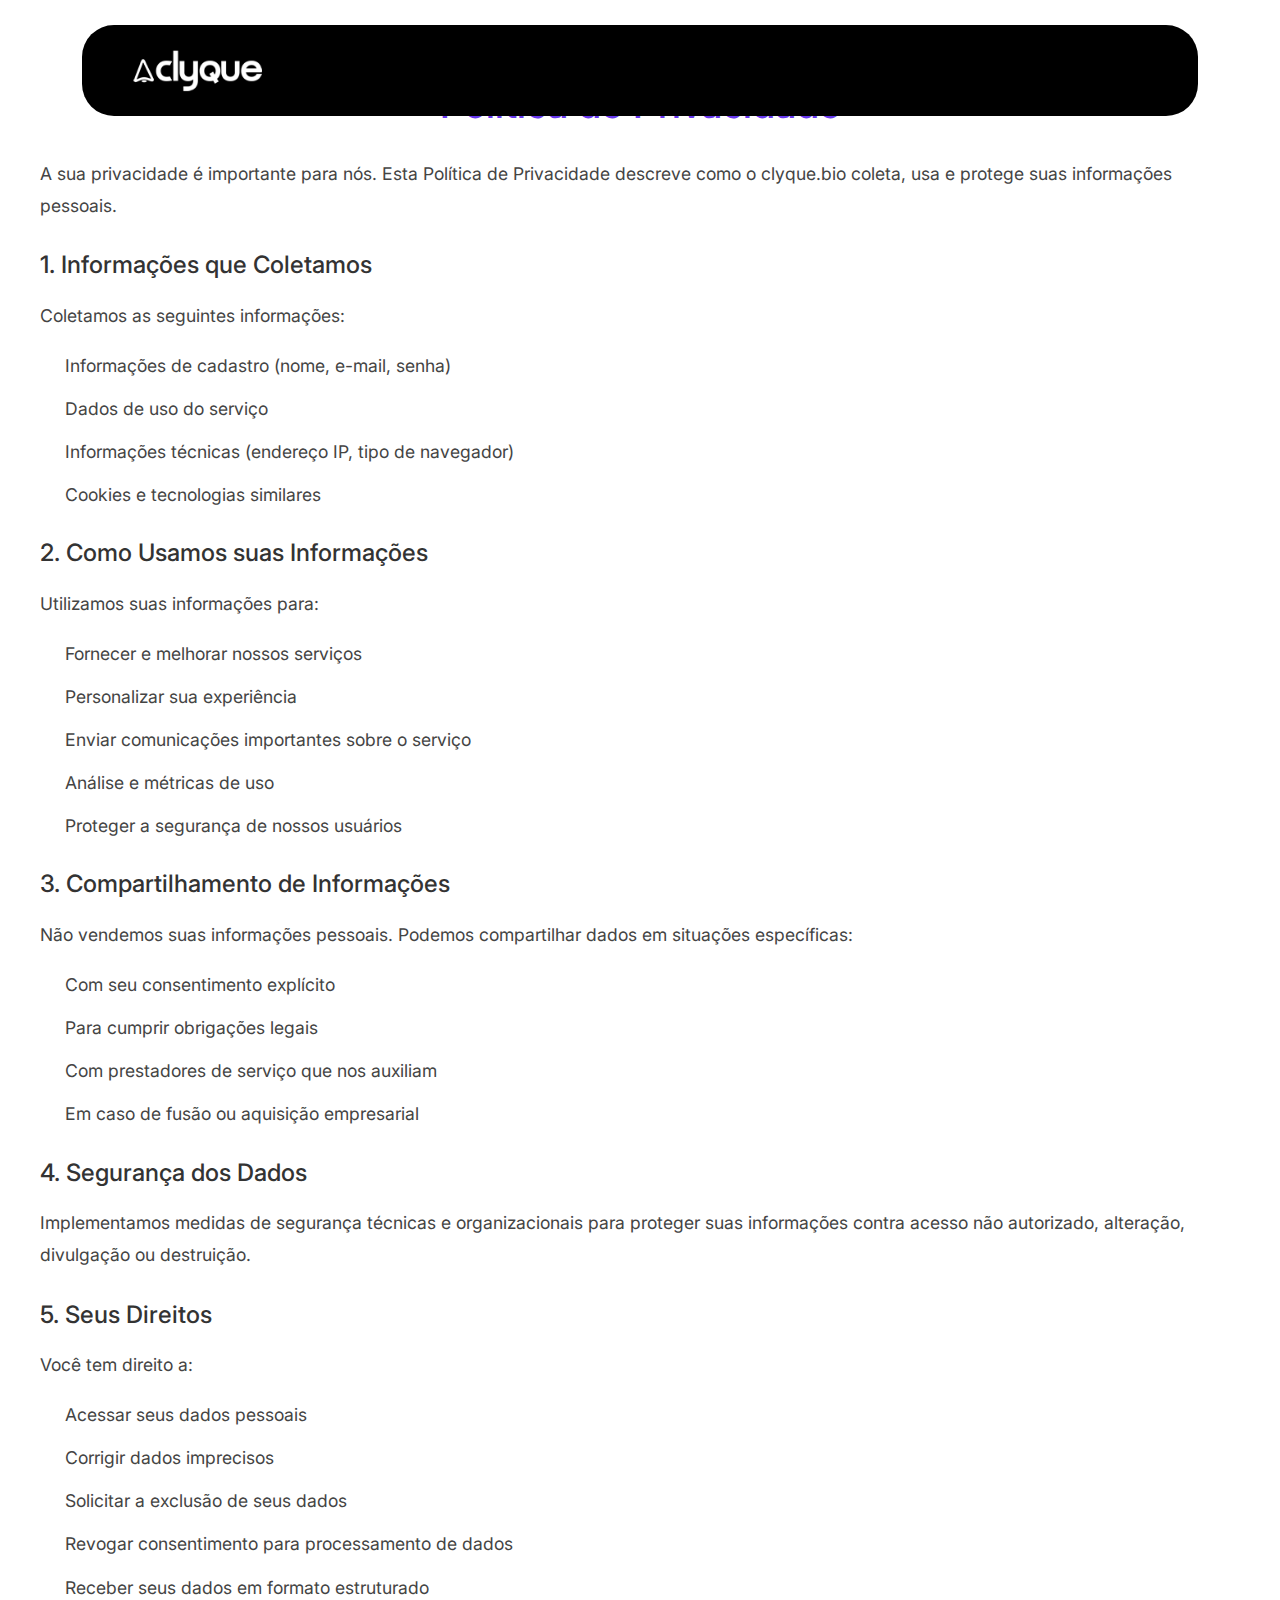
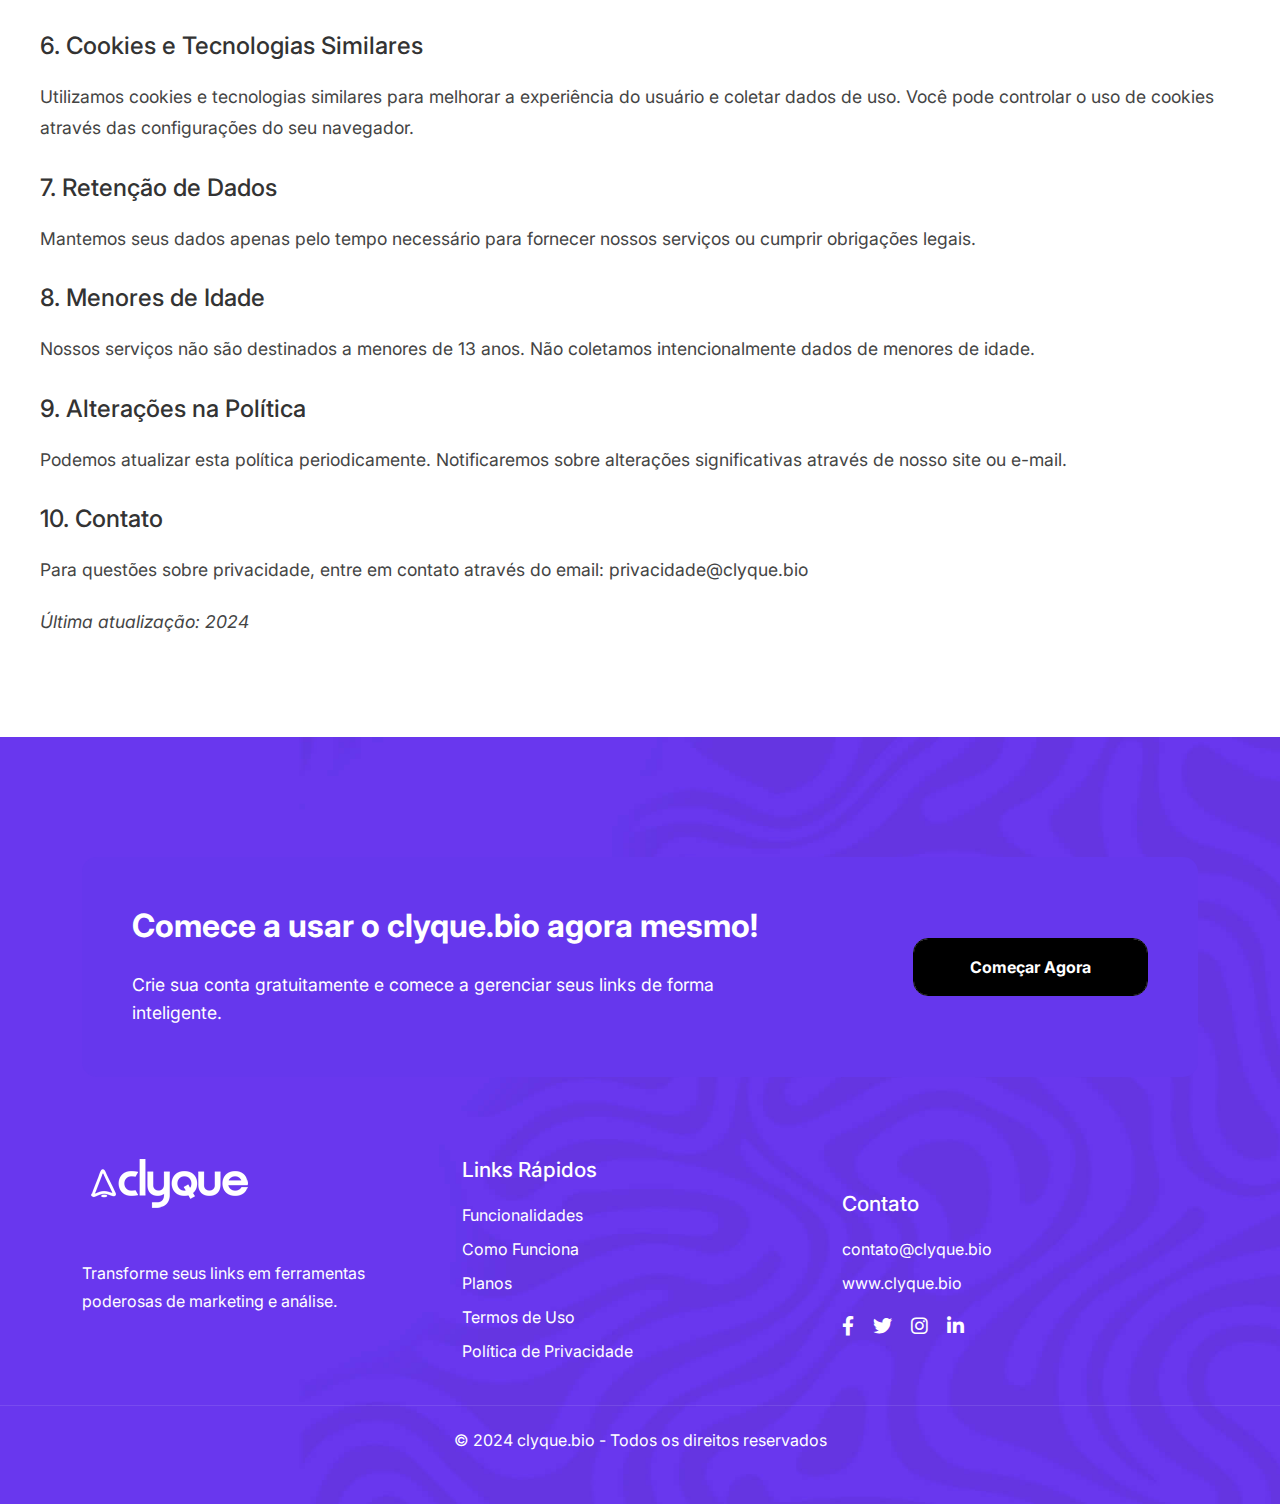
<file: privacidade.html>
<!DOCTYPE html>
<html lang="pt-BR">
<head>
  <meta charset="utf-8">
  <meta name="viewport" content="width=device-width, initial-scale=1.0">
  <title>Política de Privacidade - clyque.bio</title>
  <link rel="icon" href="assets/img/heading-img.png">
  <!-- CSS only -->
  <link rel="stylesheet" type="text/css" href="assets/css/bootstrap.min.css">
  <link rel="stylesheet" href="assets/css/owl.carousel.min.css">
  <link rel="stylesheet" href="assets/css/owl.theme.default.min.css">
  <!-- fancybox -->
  <link rel="stylesheet" href="assets/css/jquery.fancybox.min.css">
  <!-- Font Awesome 6 -->
  <link rel="stylesheet" href="assets/css/fontawesome.min.css">
  <link rel="stylesheet" href="assets/font/flaticon_mycollection.css">
  <!-- style -->
  <link rel="stylesheet" href="assets/css/style.css">
  <!-- responsive -->
  <link rel="stylesheet" href="assets/css/responsive.css">
  <style>
    .terms-container {
      width: 100%;
      min-height: calc(100vh - 80px); /* altura total menos o header */
      padding: 40px;
      background-color: #fff;
    }
    
    .terms-content {
      max-width: 1200px;
      margin: 0 auto;
      background: #fff;
      padding: 40px 0;
      border-radius: 15px;
    }

    .terms-content h2 {
      color: var(--main-color);
      margin-bottom: 30px;
      text-align: center;
      font-size: 2.5em;
    }

    .terms-content h3 {
      margin: 30px 0 20px;
      color: #333;
      font-size: 1.5em;
    }

    .terms-content p {
      margin-bottom: 20px;
      line-height: 1.8;
      font-size: 1.1em;
      color: #444;
    }

    .terms-content ul {
      margin-bottom: 25px;
      padding-left: 25px;
    }

    .terms-content li {
      margin-bottom: 15px;
      line-height: 1.6;
      font-size: 1.1em;
      color: #444;
    }

    /* Estilos do Footer */
    footer {
      background-size: cover;
      background-position: center;
      position: relative;
      overflow: hidden;
    }

    .footer-try {
      background: var(--main-color);
      padding: 50px;
      border-radius: 15px;
      margin-bottom: 50px;
      display: flex;
      justify-content: space-between;
      align-items: center;
    }

    .footer-try h2 {
      color: #fff;
      font-size: 2em;
      margin-bottom: 15px;
    }

    .footer-try p {
      color: #fff;
      font-size: 1.1em;
      margin: 0;
    }

    .footer-logo {
      padding: 30px 0;
    }

    .footer-logo h3 {
      color: #fff;
      margin-bottom: 20px;
      font-size: 1.3em;
    }

    .footer-logo p {
      color: #fff;
      margin: 20px 0;
    }

    .footer-logo ul {
      list-style: none;
      padding: 0;
    }

    .footer-logo ul li {
      margin-bottom: 10px;
    }

    .footer-logo ul li a {
      color: #fff;
      text-decoration: none;
      transition: color 0.3s ease;
    }

    .footer-logo ul li a:hover {
      color: var(--main-color);
    }

    .social-media {
      margin-top: 20px;
    }

    .social-media i {
      color: #fff;
      font-size: 1.2em;
      margin-right: 15px;
      cursor: pointer;
      transition: color 0.3s ease;
    }

    .social-media i:hover {
      color: var(--main-color);
    }

    .copyright {
      text-align: center;
      padding: 20px 0;
      border-top: 1px solid rgba(255,255,255,0.1);
    }

    .copyright p {
      color: #fff;
      margin: 0;
    }

    @media (max-width: 768px) {
      .terms-container {
        padding: 20px;
      }
      
      .terms-content {
        padding: 20px;
      }

      .terms-content h2 {
        font-size: 2em;
      }

      .footer-try {
        flex-direction: column;
        text-align: center;
        padding: 30px;
      }

      .footer-try .button {
        margin-top: 20px;
      }

      .footer-logo .col-md-4 {
        text-align: center;
        margin-bottom: 30px;
      }

      .social-media {
        justify-content: center;
        display: flex;
      }
    }
  </style>
</head>
<body>

<!-- header -->
<header id="stickyHeader">
  <div class="container">
    <div class="top-bar">
      <div class="logo">
        <a href="index.html">
          <img alt="logo" src="assets/img/logo.png">
        </a>
      </div>
    </div>
  </div>
</header>
<!-- header end -->

<div class="terms-container">
  <div class="terms-content">
    <h2>Política de Privacidade</h2>
    
    <p>A sua privacidade é importante para nós. Esta Política de Privacidade descreve como o clyque.bio coleta, usa e protege suas informações pessoais.</p>

    <h3>1. Informações que Coletamos</h3>
    <p>Coletamos as seguintes informações:</p>
    <ul>
      <li>Informações de cadastro (nome, e-mail, senha)</li>
      <li>Dados de uso do serviço</li>
      <li>Informações técnicas (endereço IP, tipo de navegador)</li>
      <li>Cookies e tecnologias similares</li>
    </ul>

    <h3>2. Como Usamos suas Informações</h3>
    <p>Utilizamos suas informações para:</p>
    <ul>
      <li>Fornecer e melhorar nossos serviços</li>
      <li>Personalizar sua experiência</li>
      <li>Enviar comunicações importantes sobre o serviço</li>
      <li>Análise e métricas de uso</li>
      <li>Proteger a segurança de nossos usuários</li>
    </ul>

    <h3>3. Compartilhamento de Informações</h3>
    <p>Não vendemos suas informações pessoais. Podemos compartilhar dados em situações específicas:</p>
    <ul>
      <li>Com seu consentimento explícito</li>
      <li>Para cumprir obrigações legais</li>
      <li>Com prestadores de serviço que nos auxiliam</li>
      <li>Em caso de fusão ou aquisição empresarial</li>
    </ul>

    <h3>4. Segurança dos Dados</h3>
    <p>Implementamos medidas de segurança técnicas e organizacionais para proteger suas informações contra acesso não autorizado, alteração, divulgação ou destruição.</p>

    <h3>5. Seus Direitos</h3>
    <p>Você tem direito a:</p>
    <ul>
      <li>Acessar seus dados pessoais</li>
      <li>Corrigir dados imprecisos</li>
      <li>Solicitar a exclusão de seus dados</li>
      <li>Revogar consentimento para processamento de dados</li>
      <li>Receber seus dados em formato estruturado</li>
    </ul>

    <h3>6. Cookies e Tecnologias Similares</h3>
    <p>Utilizamos cookies e tecnologias similares para melhorar a experiência do usuário e coletar dados de uso. Você pode controlar o uso de cookies através das configurações do seu navegador.</p>

    <h3>7. Retenção de Dados</h3>
    <p>Mantemos seus dados apenas pelo tempo necessário para fornecer nossos serviços ou cumprir obrigações legais.</p>

    <h3>8. Menores de Idade</h3>
    <p>Nossos serviços não são destinados a menores de 13 anos. Não coletamos intencionalmente dados de menores de idade.</p>

    <h3>9. Alterações na Política</h3>
    <p>Podemos atualizar esta política periodicamente. Notificaremos sobre alterações significativas através de nosso site ou e-mail.</p>

    <h3>10. Contato</h3>
    <p>Para questões sobre privacidade, entre em contato através do email: privacidade@clyque.bio</p>

    <p><em>Última atualização: 2024</em></p>
  </div>
</div>

<footer class="gap no-bottom" style="background-image: url(assets/img/footer.jpg);">
  <div class="container">
    <div class="footer-try">
      <div>
        <h2>Comece a usar o clyque.bio agora mesmo!</h2>
        <p>Crie sua conta gratuitamente e comece a gerenciar seus links de forma inteligente.</p>
      </div>
      <a href="index.html#contact-form" class="button btn"><span><span>Começar Agora</span></span></a>
    </div>
    <div class="footer-logo">
      <div class="row align-items-center">
        <div class="col-lg-4 col-md-4">
          <a href="index.html"><img alt="logo" src="assets/img/logo.png"></a>
          <p>Transforme seus links em ferramentas poderosas de marketing e análise.</p>
        </div>
        <div class="col-lg-4 col-md-4">
          <h3>Links Rápidos</h3>
          <ul>
            <li><a href="index.html#about">Funcionalidades</a></li>
            <li><a href="index.html#services">Como Funciona</a></li>
            <li><a href="index.html#pricing">Planos</a></li>
            <li><a href="termos.html">Termos de Uso</a></li>
            <li><a href="privacidade.html">Política de Privacidade</a></li>
          </ul>
        </div>
        <div class="col-lg-4 col-md-4">
          <h3>Contato</h3>
          <ul>
            <li><a href="mailto:contato@clyque.bio">contato@clyque.bio</a></li>
            <li><a href="https://clyque.bio" target="_blank">www.clyque.bio</a></li>
          </ul>
          <div class="social-media">
            <i class="fa-brands fa-facebook-f"></i>
            <i class="fa-brands fa-twitter"></i>
            <i class="fa-brands fa-instagram"></i>
            <i class="fa-brands fa-linkedin-in"></i>
          </div>
        </div>
      </div>
    </div>
  </div>
  <div class="copyright">
    <p>© 2024 clyque.bio - Todos os direitos reservados</p>
  </div>
</footer>

<!-- JavaScript -->
<script src="assets/js/jquery-3.6.0.min.js"></script>
<script src="assets/js/bootstrap.min.js"></script>
<script src="assets/js/jquery.fancybox.min.js"></script>
<script src="assets/js/owl.carousel.min.js"></script>
<script src="assets/js/custom.js"></script>

</body>
</html>
</file>
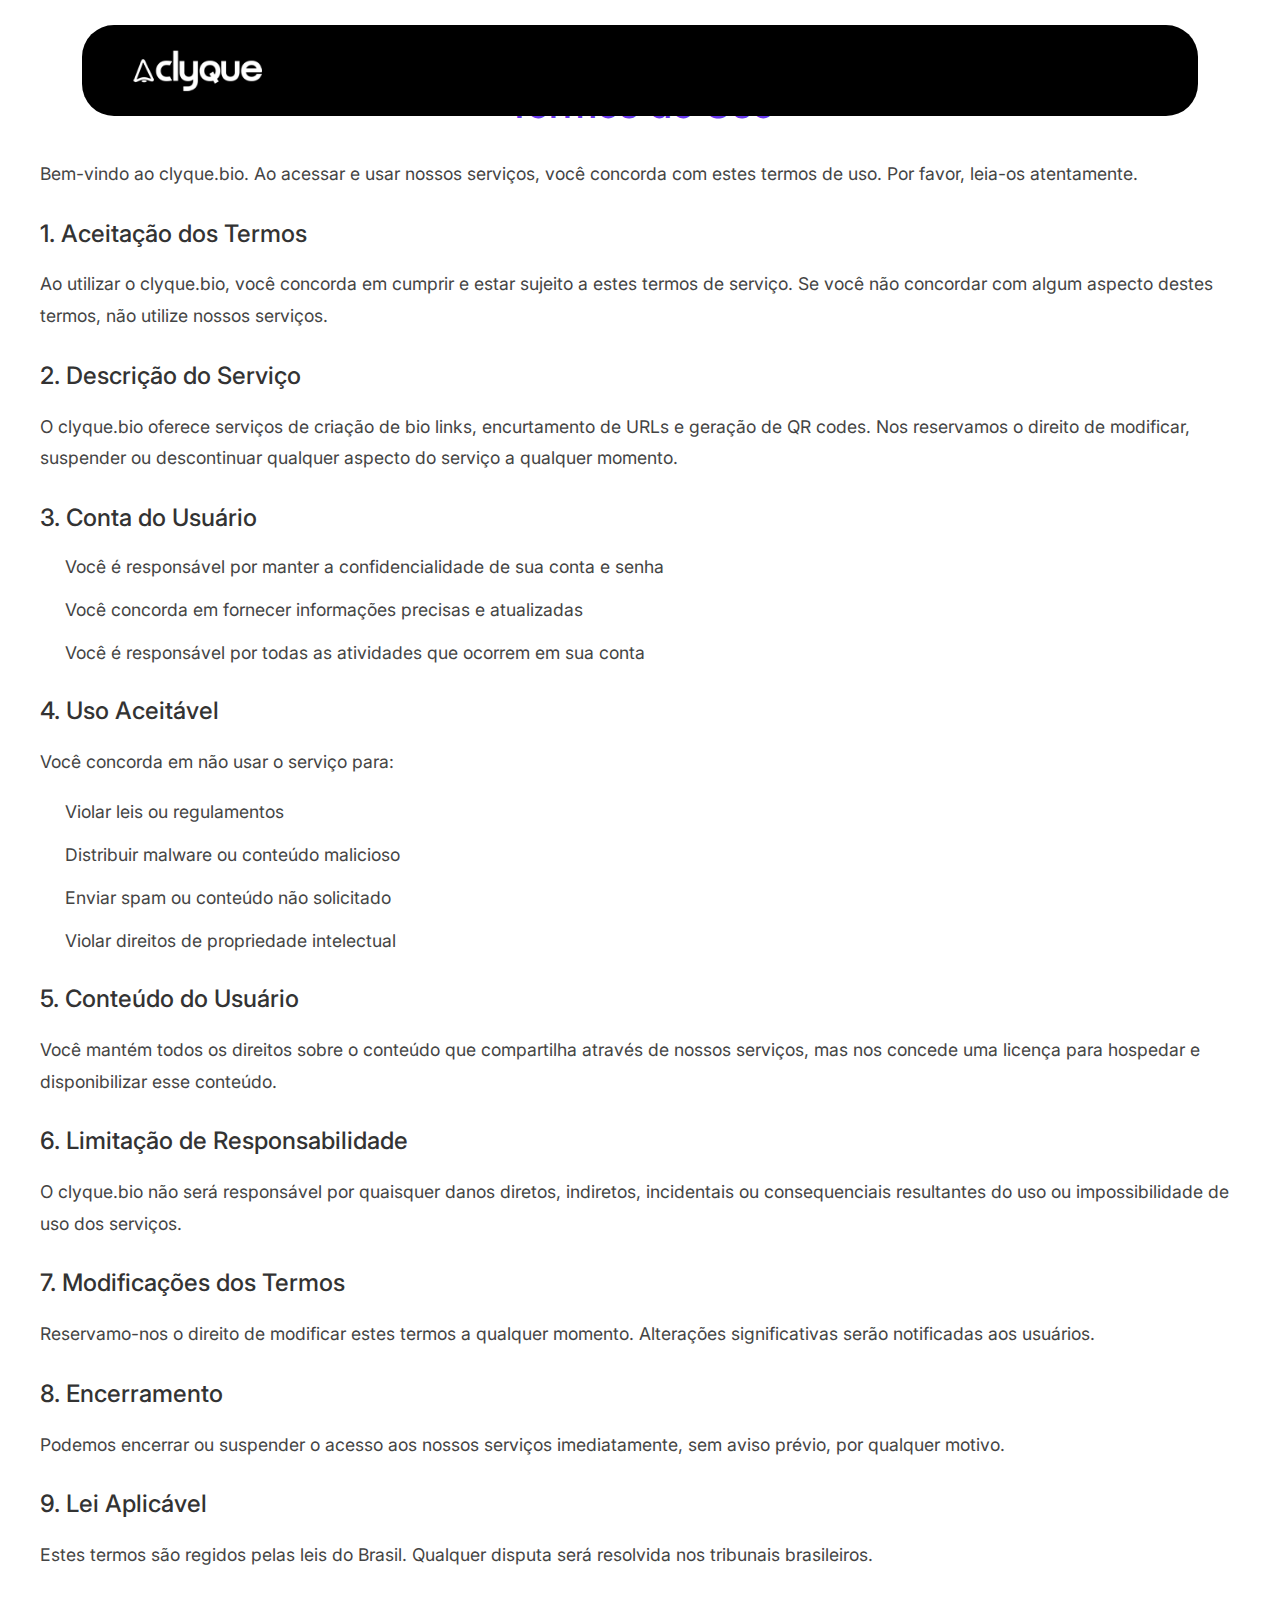
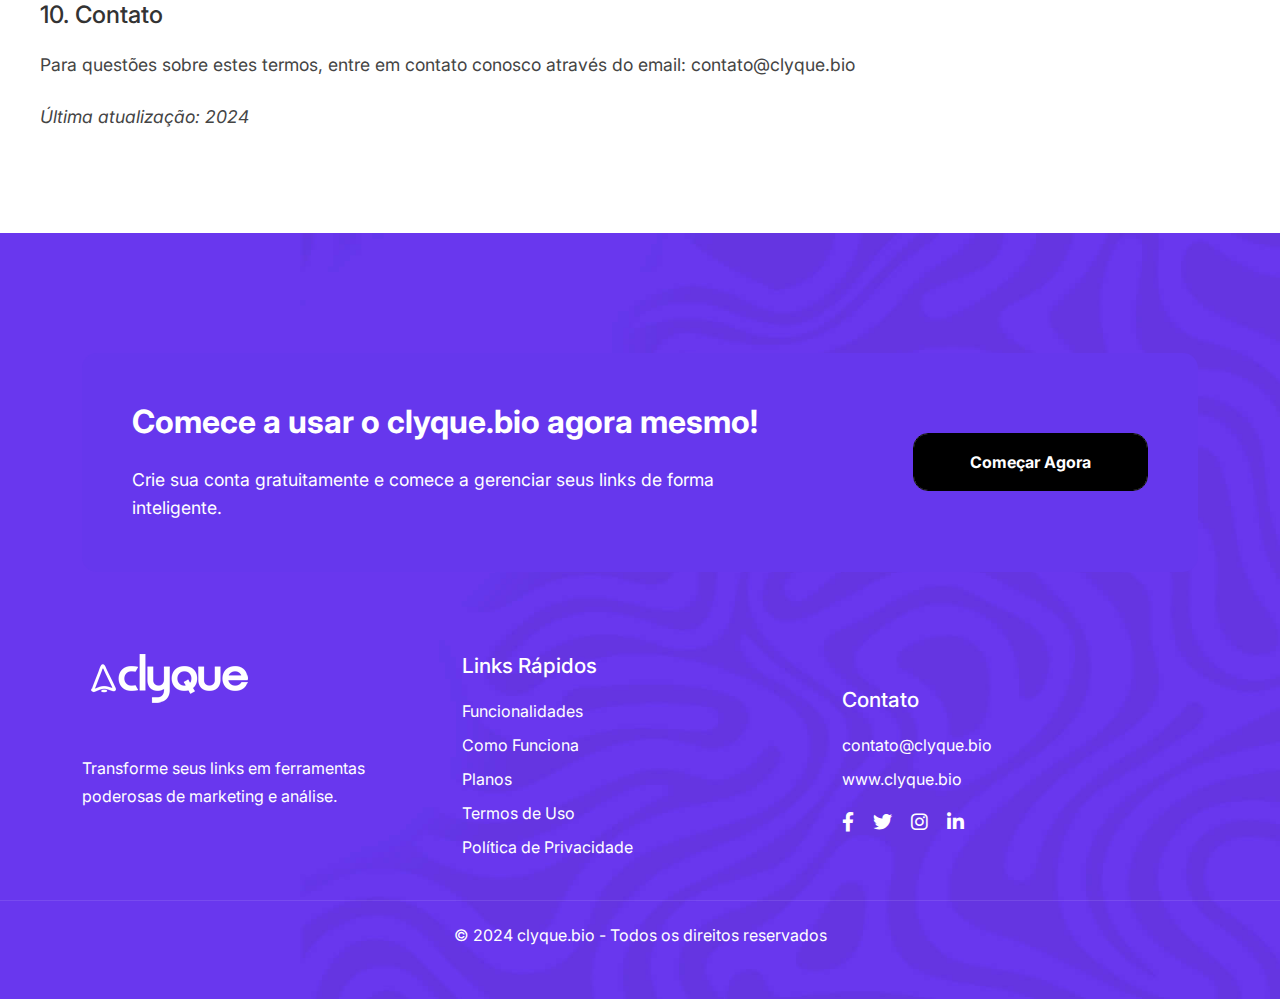
<file: termos.html>
<!DOCTYPE html>
<html lang="pt-BR">
<head>
  <meta charset="utf-8">
  <meta name="viewport" content="width=device-width, initial-scale=1.0">
  <title>Termos de Uso - clyque.bio</title>
  <link rel="icon" href="assets/img/heading-img.png">
  <!-- CSS only -->
  <link rel="stylesheet" type="text/css" href="assets/css/bootstrap.min.css">
  <link rel="stylesheet" href="assets/css/owl.carousel.min.css">
  <link rel="stylesheet" href="assets/css/owl.theme.default.min.css">
  <!-- fancybox -->
  <link rel="stylesheet" href="assets/css/jquery.fancybox.min.css">
  <!-- Font Awesome 6 -->
  <link rel="stylesheet" href="assets/css/fontawesome.min.css">
  <link rel="stylesheet" href="assets/font/flaticon_mycollection.css">
  <!-- style -->
  <link rel="stylesheet" href="assets/css/style.css">
  <!-- responsive -->
  <link rel="stylesheet" href="assets/css/responsive.css">
  <style>
    .terms-container {
      width: 100%;
      min-height: calc(100vh - 80px); /* altura total menos o header */
      padding: 40px;
      background-color: #fff;
    }
    
    .terms-content {
      max-width: 1200px;
      margin: 0 auto;
      background: #fff;
      padding: 40px 0;
      border-radius: 15px;
  
    }

    .terms-content h2 {
      color: var(--main-color);
      margin-bottom: 30px;
      text-align: center;
      font-size: 2.5em;
    }

    .terms-content h3 {
      margin: 30px 0 20px;
      color: #333;
      font-size: 1.5em;
    }

    .terms-content p {
      margin-bottom: 20px;
      line-height: 1.8;
      font-size: 1.1em;
      color: #444;
    }

    .terms-content ul {
      margin-bottom: 25px;
      padding-left: 25px;
    }

    .terms-content li {
      margin-bottom: 15px;
      line-height: 1.6;
      font-size: 1.1em;
      color: #444;
    }

    /* Estilos do Footer */
    footer {
      background-size: cover;
      background-position: center;
      position: relative;
      overflow: hidden;
    }

    .footer-try {
      background: var(--main-color);
      padding: 50px;
      border-radius: 15px;
      margin-bottom: 50px;
      display: flex;
      justify-content: space-between;
      align-items: center;
    }

    .footer-try h2 {
      color: #fff;
      font-size: 2em;
      margin-bottom: 15px;
    }

    .footer-try p {
      color: #fff;
      font-size: 1.1em;
      margin: 0;
    }

    .footer-logo {
      padding: 30px 0;
    }

    .footer-logo h3 {
      color: #fff;
      margin-bottom: 20px;
      font-size: 1.3em;
    }

    .footer-logo p {
      color: #fff;
      margin: 20px 0;
    }

    .footer-logo ul {
      list-style: none;
      padding: 0;
    }

    .footer-logo ul li {
      margin-bottom: 10px;
    }

    .footer-logo ul li a {
      color: #fff;
      text-decoration: none;
      transition: color 0.3s ease;
    }

    .footer-logo ul li a:hover {
      color: var(--main-color);
    }

    .social-media {
      margin-top: 20px;
    }

    .social-media i {
      color: #fff;
      font-size: 1.2em;
      margin-right: 15px;
      cursor: pointer;
      transition: color 0.3s ease;
    }

    .social-media i:hover {
      color: var(--main-color);
    }

    .copyright {
      text-align: center;
      padding: 20px 0;
      border-top: 1px solid rgba(255,255,255,0.1);
    }

    .copyright p {
      color: #fff;
      margin: 0;
    }

    @media (max-width: 768px) {
      .terms-container {
        padding: 20px;
      }
      
      .terms-content {
        padding: 20px;
      }

      .terms-content h2 {
        font-size: 2em;
      }

      .footer-try {
        flex-direction: column;
        text-align: center;
        padding: 30px;
      }

      .footer-try .button {
        margin-top: 20px;
      }

      .footer-logo .col-md-4 {
        text-align: center;
        margin-bottom: 30px;
      }

      .social-media {
        justify-content: center;
        display: flex;
      }
    }
  </style>
</head>
<body>

<!-- header -->
<header id="stickyHeader">
  <div class="container">
    <div class="top-bar">
      <div class="logo">
        <a href="index.html">
          <img alt="logo" src="assets/img/logo.png">
        </a>
      </div>
    </div>
  </div>
</header>
<!-- header end -->

<div class="terms-container">
  <div class="terms-content">
    <h2>Termos de Uso</h2>
    
    <p>Bem-vindo ao clyque.bio. Ao acessar e usar nossos serviços, você concorda com estes termos de uso. Por favor, leia-os atentamente.</p>

    <h3>1. Aceitação dos Termos</h3>
    <p>Ao utilizar o clyque.bio, você concorda em cumprir e estar sujeito a estes termos de serviço. Se você não concordar com algum aspecto destes termos, não utilize nossos serviços.</p>

    <h3>2. Descrição do Serviço</h3>
    <p>O clyque.bio oferece serviços de criação de bio links, encurtamento de URLs e geração de QR codes. Nos reservamos o direito de modificar, suspender ou descontinuar qualquer aspecto do serviço a qualquer momento.</p>

    <h3>3. Conta do Usuário</h3>
    <ul>
      <li>Você é responsável por manter a confidencialidade de sua conta e senha</li>
      <li>Você concorda em fornecer informações precisas e atualizadas</li>
      <li>Você é responsável por todas as atividades que ocorrem em sua conta</li>
    </ul>

    <h3>4. Uso Aceitável</h3>
    <p>Você concorda em não usar o serviço para:</p>
    <ul>
      <li>Violar leis ou regulamentos</li>
      <li>Distribuir malware ou conteúdo malicioso</li>
      <li>Enviar spam ou conteúdo não solicitado</li>
      <li>Violar direitos de propriedade intelectual</li>
    </ul>

    <h3>5. Conteúdo do Usuário</h3>
    <p>Você mantém todos os direitos sobre o conteúdo que compartilha através de nossos serviços, mas nos concede uma licença para hospedar e disponibilizar esse conteúdo.</p>

    <h3>6. Limitação de Responsabilidade</h3>
    <p>O clyque.bio não será responsável por quaisquer danos diretos, indiretos, incidentais ou consequenciais resultantes do uso ou impossibilidade de uso dos serviços.</p>

    <h3>7. Modificações dos Termos</h3>
    <p>Reservamo-nos o direito de modificar estes termos a qualquer momento. Alterações significativas serão notificadas aos usuários.</p>

    <h3>8. Encerramento</h3>
    <p>Podemos encerrar ou suspender o acesso aos nossos serviços imediatamente, sem aviso prévio, por qualquer motivo.</p>

    <h3>9. Lei Aplicável</h3>
    <p>Estes termos são regidos pelas leis do Brasil. Qualquer disputa será resolvida nos tribunais brasileiros.</p>

    <h3>10. Contato</h3>
    <p>Para questões sobre estes termos, entre em contato conosco através do email: contato@clyque.bio</p>

    <p><em>Última atualização: 2024</em></p>
  </div>
</div>

<footer class="gap no-bottom" style="background-image: url(assets/img/footer.jpg);">
  <div class="container">
    <div class="footer-try">
      <div>
        <h2>Comece a usar o clyque.bio agora mesmo!</h2>
        <p>Crie sua conta gratuitamente e comece a gerenciar seus links de forma inteligente.</p>
      </div>
      <a href="index.html#contact-form" class="button btn"><span><span>Começar Agora</span></span></a>
    </div>
    <div class="footer-logo">
      <div class="row align-items-center">
        <div class="col-lg-4 col-md-4">
          <a href="index.html"><img alt="logo" src="assets/img/logo.png"></a>
          <p>Transforme seus links em ferramentas poderosas de marketing e análise.</p>
        </div>
        <div class="col-lg-4 col-md-4">
          <h3>Links Rápidos</h3>
          <ul>
            <li><a href="index.html#about">Funcionalidades</a></li>
            <li><a href="index.html#services">Como Funciona</a></li>
            <li><a href="index.html#pricing">Planos</a></li>
            <li><a href="termos.html">Termos de Uso</a></li>
            <li><a href="privacidade.html">Política de Privacidade</a></li>
          </ul>
        </div>
        <div class="col-lg-4 col-md-4">
          <h3>Contato</h3>
          <ul>
            <li><a href="mailto:contato@clyque.bio">contato@clyque.bio</a></li>
            <li><a href="https://clyque.bio" target="_blank">www.clyque.bio</a></li>
          </ul>
          <div class="social-media">
            <i class="fa-brands fa-facebook-f"></i>
            <i class="fa-brands fa-twitter"></i>
            <i class="fa-brands fa-instagram"></i>
            <i class="fa-brands fa-linkedin-in"></i>
          </div>
        </div>
      </div>
    </div>
  </div>
  <div class="copyright">
    <p>© 2024 clyque.bio - Todos os direitos reservados</p>
  </div>
</footer>

<!-- JavaScript -->
<script src="assets/js/jquery-3.6.0.min.js"></script>
<script src="assets/js/bootstrap.min.js"></script>
<script src="assets/js/jquery.fancybox.min.js"></script>
<script src="assets/js/owl.carousel.min.js"></script>
<script src="assets/js/custom.js"></script>

</body>
</html>
</file>
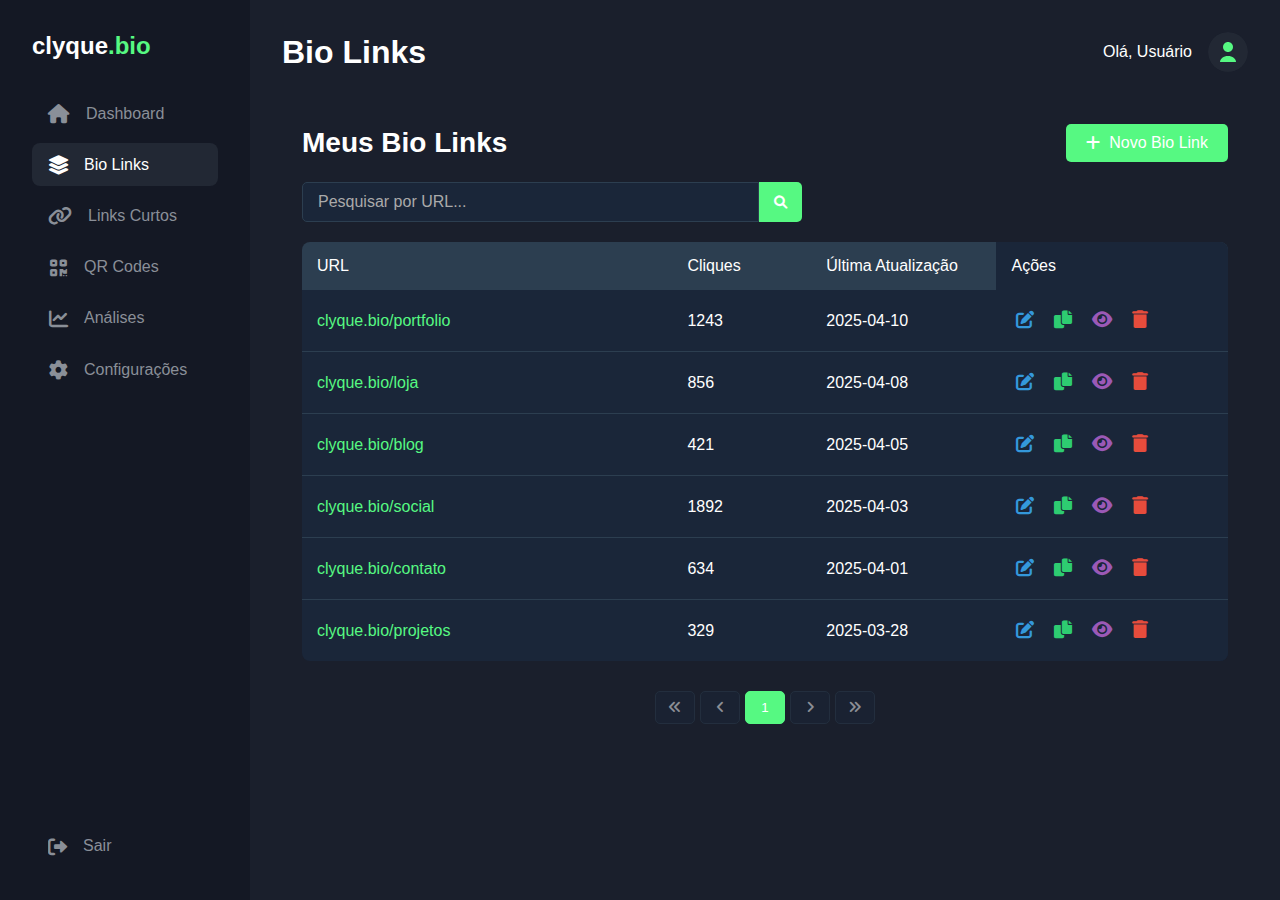
<file: app/bio-links-list.html>
<!DOCTYPE html>
<html lang="pt-BR">
<head>
    <meta charset="UTF-8">
    <meta name="viewport" content="width=device-width, initial-scale=1.0">
    <title>Lista de Bio Links - Clyque.bio</title>
    <link rel="stylesheet" href="assets/css/dashboard.css">
    <link rel="stylesheet" href="assets/css/biolink-editor.css">
    <!-- Font Awesome para ícones -->
    <link rel="stylesheet" href="https://cdnjs.cloudflare.com/ajax/libs/font-awesome/6.0.0/css/all.min.css">
    <style>
        .bio-links-container {
            padding: 20px;
        }
        .bio-links-header {
            display: flex;
            justify-content: space-between;
            align-items: center;
            margin-bottom: 20px;
        }
        .bio-links-header h1 {
            font-size: 28px;
            margin: 0;
        }
        .add-bio-link {
            background-color: var(--primary-color);
            color: white;
            padding: 10px 20px;
            border: none;
            border-radius: 5px;
            cursor: pointer;
            text-decoration: none;
            display: flex;
            align-items: center;
            gap: 8px;
            font-size: 16px;
        }
        .add-bio-link:hover {
            opacity: 0.9;
        }
        .bio-links-table {
            width: 100%;
            border-collapse: collapse;
            border-radius: 8px;
            overflow: hidden;
            margin-top: 20px;
            table-layout: fixed;
        }
        .bio-links-table thead {
            background-color: #2c3e50;
        }
        .bio-links-table th {
            padding: 15px;
            text-align: left;
            font-weight: 500;
        }
        .bio-links-table tbody tr {
            background-color: #1a2639;
            border-bottom: 1px solid #2c3e50;
        }
        .bio-links-table tbody tr:last-child {
            border-bottom: none;
        }
        .bio-links-table td {
            padding: 15px;
            word-break: break-word;
        }
        .bio-links-table a {
            color: var(--primary-color);
            text-decoration: none;
        }
        .bio-links-table a:hover {
            text-decoration: underline;
        }
        .action-buttons {
            display: flex;
            gap: 10px;
            justify-content: flex-start;
            min-width: 120px;
        }
        .action-button {
            background: none;
            border: none;
            cursor: pointer;
            font-size: 18px;
            padding: 5px;
        }
        .edit-button {
            color: #3498db;
        }
        .copy-button {
            color: #2ecc71;
        }
        .view-button {
            color: #9b59b6;
        }
        .delete-button {
            color: #e74c3c;
        }
        
        /* Estilos para a barra de pesquisa */
        .search-container {
            margin: 20px 0;
            display: flex;
            max-width: 500px;
        }
        
        .search-input {
            flex: 1;
            padding: 10px 15px;
            border: 1px solid #2c3e50;
            border-radius: 5px 0 0 5px;
            background-color: #1a2639;
            color: white;
            font-size: 16px;
        }
        
        .search-input::placeholder {
            color: #aaa;
        }
        
        .search-button {
            background-color: var(--primary-color);
            color: white;
            border: none;
            padding: 10px 15px;
            border-radius: 0 5px 5px 0;
            cursor: pointer;
        }
        
        .search-button:hover {
            opacity: 0.9;
        }
        
        /* Estilos para a paginação */
        .pagination {
            display: flex;
            justify-content: center;
            margin-top: 30px;
            gap: 5px;
        }
        
        .pagination-button {
            background-color: #1a2639;
            color: white;
            border: 1px solid #2c3e50;
            padding: 8px 12px;
            border-radius: 5px;
            cursor: pointer;
            min-width: 40px;
            text-align: center;
        }
        
        .pagination-button.active {
            background-color: var(--primary-color);
            border-color: var(--primary-color);
        }
        
        .pagination-button:hover:not(.active):not(.disabled) {
            background-color: #2c3e50;
        }
        
        .pagination-button.disabled {
            opacity: 0.5;
            cursor: not-allowed;
        }
        
        /* Mensagem de nenhum resultado */
        .no-results {
            text-align: center;
            padding: 30px;
            background-color: #1a2639;
            border-radius: 8px;
            margin-top: 20px;
            display: none;
        }
        
        .no-results i {
            font-size: 40px;
            color: #aaa;
            margin-bottom: 15px;
        }
        
        .no-results h3 {
            margin: 0 0 10px 0;
            color: #fff;
        }
        
        .no-results p {
            margin: 0;
            color: #aaa;
        }
        
        /* Esconder navegação mobile no desktop */
        .mobile-nav {
            display: none;
        }

        /* Estilos responsivos para mobile */
        @media (max-width: 768px) {
            .bio-links-header {
                flex-direction: column;
                align-items: flex-start;
                gap: 15px;
            }
            
            .bio-links-header h1 {
                font-size: 24px;
            }
            
            .bio-links-table {
                display: block;
                overflow-x: auto;
            }
            
            .bio-links-table th, 
            .bio-links-table td {
                padding: 10px;
            }
            
            .action-buttons {
                flex-wrap: wrap;
            }
            
            .search-container {
                max-width: 100%;
            }
            
            .pagination {
                flex-wrap: wrap;
            }
            
            /* Ajustes para mobile seguindo o padrão do biolink-editor.html */
            .sidebar {
                display: none;
            }
            
            .main-content {
                margin-left: 0;
                width: 100%;
                padding-bottom: 60px;
            }
            
            .mobile-nav {
                display: flex;
                position: fixed;
                bottom: 0;
                left: 0;
                width: 100%;
                background-color: var(--darker-bg);
                z-index: 100;
                justify-content: space-around;
                padding: 10px 0;
                box-shadow: 0 -2px 10px rgba(0, 0, 0, 0.1);
            }
            
            .mobile-nav a {
                color: white;
                text-decoration: none;
                display: flex;
                flex-direction: column;
                align-items: center;
                font-size: 12px;
            }
            
            .mobile-nav a i {
                font-size: 20px;
                margin-bottom: 5px;
            }
            
            .mobile-nav a.active {
                color: var(--primary-color);
            }
            
            /* Esconder colunas menos importantes em telas muito pequenas */
            @media (max-width: 480px) {
                .bio-links-table th:nth-child(2),
                .bio-links-table td:nth-child(2),
                .bio-links-table th:nth-child(3),
                .bio-links-table td:nth-child(3) {
                    display: none;
                }
                
                .action-button {
                    font-size: 16px;
                }
                
                .pagination-button {
                    padding: 6px 10px;
                    min-width: 35px;
                }
            }
        }
        
        /* Garantir que a coluna de ações seja sempre visível */
        .bio-links-table th:last-child,
        .bio-links-table td:last-child {
            position: sticky;
            right: 0;
            background-color: #1a2639;
            z-index: 1;
            box-shadow: -5px 0 5px rgba(0, 0, 0, 0.1);
        }
        
        /* Definir larguras específicas para cada coluna */
        .bio-links-table th:nth-child(1),
        .bio-links-table td:nth-child(1) {
            width: 40%;
        }
        
        .bio-links-table th:nth-child(2),
        .bio-links-table td:nth-child(2) {
            width: 15%;
        }
        
        .bio-links-table th:nth-child(3),
        .bio-links-table td:nth-child(3) {
            width: 20%;
        }
        
        .bio-links-table th:nth-child(4),
        .bio-links-table td:nth-child(4) {
            width: 25%;
        }
    </style>
</head>
<body>
    <!-- Sidebar -->
    <aside class="sidebar">
        <div class="logo">
            <h1>clyque<span>.bio</span></h1>
        </div>
        <nav class="menu">
            <ul>
                <li>
                    <a href="dashboard.html"><i class="fas fa-home"></i> <span>Dashboard</span></a>
                </li>
                <li class="active">
                    <a href="#"><i class="fas fa-layer-group"></i> <span>Bio Links</span></a>
                </li>
                <li>
                    <a href="#"><i class="fas fa-link"></i> <span>Links Curtos</span></a>
                </li>
                <li>
                    <a href="#"><i class="fas fa-qrcode"></i> <span>QR Codes</span></a>
                </li>
                <li>
                    <a href="#"><i class="fas fa-chart-line"></i> <span>Análises</span></a>
                </li>
                <li>
                    <a href="#"><i class="fas fa-cog"></i> <span>Configurações</span></a>
                </li>
            </ul>
        </nav>
        <div class="logout desktop-logout">
            <a href="#"><i class="fas fa-sign-out-alt"></i><span>Sair</span></a>
        </div>
    </aside>

    <!-- Conteúdo Principal -->
    <main class="main-content">
        <header class="top-bar">
            <h1>Bio Links</h1>
            <div class="user-info">
                <span class="user-name">Olá, Usuário</span>
                <img src="assets/img/avatar.svg" alt="Avatar" class="avatar">
                <div class="logout mobile-logout">
                    <a href="#"><i class="fas fa-sign-out-alt"></i><span>Sair</span></a>
                </div>
            </div>
        </header>

        <div class="bio-links-container">
            <div class="bio-links-header">
                <h1>Meus Bio Links</h1>
                <a href="biolink-editor.html" class="add-bio-link">
                    <i class="fas fa-plus"></i> Novo Bio Link
                </a>
            </div>

            <!-- Barra de pesquisa -->
            <div class="search-container">
                <input type="text" id="searchInput" class="search-input" placeholder="Pesquisar por URL..." aria-label="Pesquisar">
                <button id="searchButton" class="search-button">
                    <i class="fas fa-search"></i>
                </button>
            </div>

            <table class="bio-links-table" id="bioLinksTable">
                <thead>
                    <tr>
                        <th>URL</th>
                        <th>Cliques</th>
                        <th>Última Atualização</th>
                        <th>Ações</th>
                    </tr>
                </thead>
                <tbody id="bioLinksTableBody">
                    <tr data-id="1">
                        <td><a href="#">clyque.bio/portfolio</a></td>
                        <td>1243</td>
                        <td>2025-04-10</td>
                        <td>
                            <div class="action-buttons">
                                <button class="action-button edit-button"><i class="fas fa-edit"></i></button>
                                <button class="action-button copy-button"><i class="fas fa-copy"></i></button>
                                <button class="action-button view-button"><i class="fas fa-eye"></i></button>
                                <button class="action-button delete-button"><i class="fas fa-trash"></i></button>
                            </div>
                        </td>
                    </tr>
                    <tr data-id="2">
                        <td><a href="#">clyque.bio/loja</a></td>
                        <td>856</td>
                        <td>2025-04-08</td>
                        <td>
                            <div class="action-buttons">
                                <button class="action-button edit-button"><i class="fas fa-edit"></i></button>
                                <button class="action-button copy-button"><i class="fas fa-copy"></i></button>
                                <button class="action-button view-button"><i class="fas fa-eye"></i></button>
                                <button class="action-button delete-button"><i class="fas fa-trash"></i></button>
                            </div>
                        </td>
                    </tr>
                    <tr data-id="3">
                        <td><a href="#">clyque.bio/blog</a></td>
                        <td>421</td>
                        <td>2025-04-05</td>
                        <td>
                            <div class="action-buttons">
                                <button class="action-button edit-button"><i class="fas fa-edit"></i></button>
                                <button class="action-button copy-button"><i class="fas fa-copy"></i></button>
                                <button class="action-button view-button"><i class="fas fa-eye"></i></button>
                                <button class="action-button delete-button"><i class="fas fa-trash"></i></button>
                            </div>
                        </td>
                    </tr>
                    <tr data-id="4">
                        <td><a href="#">clyque.bio/social</a></td>
                        <td>1892</td>
                        <td>2025-04-03</td>
                        <td>
                            <div class="action-buttons">
                                <button class="action-button edit-button"><i class="fas fa-edit"></i></button>
                                <button class="action-button copy-button"><i class="fas fa-copy"></i></button>
                                <button class="action-button view-button"><i class="fas fa-eye"></i></button>
                                <button class="action-button delete-button"><i class="fas fa-trash"></i></button>
                            </div>
                        </td>
                    </tr>
                    <tr data-id="5">
                        <td><a href="#">clyque.bio/contato</a></td>
                        <td>634</td>
                        <td>2025-04-01</td>
                        <td>
                            <div class="action-buttons">
                                <button class="action-button edit-button"><i class="fas fa-edit"></i></button>
                                <button class="action-button copy-button"><i class="fas fa-copy"></i></button>
                                <button class="action-button view-button"><i class="fas fa-eye"></i></button>
                                <button class="action-button delete-button"><i class="fas fa-trash"></i></button>
                            </div>
                        </td>
                    </tr>
                    <tr data-id="6">
                        <td><a href="#">clyque.bio/projetos</a></td>
                        <td>329</td>
                        <td>2025-03-28</td>
                        <td>
                            <div class="action-buttons">
                                <button class="action-button edit-button"><i class="fas fa-edit"></i></button>
                                <button class="action-button copy-button"><i class="fas fa-copy"></i></button>
                                <button class="action-button view-button"><i class="fas fa-eye"></i></button>
                                <button class="action-button delete-button"><i class="fas fa-trash"></i></button>
                            </div>
                        </td>
                    </tr>
                </tbody>
            </table>

            <!-- Mensagem de nenhum resultado -->
            <div class="no-results" id="noResults">
                <i class="fas fa-search"></i>
                <h3>Nenhum resultado encontrado</h3>
                <p>Tente usar termos diferentes na sua pesquisa</p>
            </div>

            <!-- Paginação -->
            <div class="pagination" id="pagination">
                <button class="pagination-button" id="firstPage"><i class="fas fa-angle-double-left"></i></button>
                <button class="pagination-button" id="prevPage"><i class="fas fa-angle-left"></i></button>
                <div id="pageNumbers"></div>
                <button class="pagination-button" id="nextPage"><i class="fas fa-angle-right"></i></button>
                <button class="pagination-button" id="lastPage"><i class="fas fa-angle-double-right"></i></button>
            </div>
        </div>
    </main>

    <!-- Navegação mobile -->
    <nav class="mobile-nav">
        <a href="dashboard.html"><i class="fas fa-home"></i> <span>Home</span></a>
        <a href="#" class="active"><i class="fas fa-layer-group"></i> <span>Bio Links</span></a>
        <a href="#"><i class="fas fa-link"></i> <span>Links</span></a>
        <a href="#"><i class="fas fa-qrcode"></i> <span>QR</span></a>
        <a href="#"><i class="fas fa-cog"></i> <span>Config</span></a>
    </nav>

    <!-- Script para funcionalidade de pesquisa e paginação -->
    <script>
        document.addEventListener('DOMContentLoaded', function() {
            // Elementos DOM
            const searchInput = document.getElementById('searchInput');
            const searchButton = document.getElementById('searchButton');
            const bioLinksTable = document.getElementById('bioLinksTable');
            const bioLinksTableBody = document.getElementById('bioLinksTableBody');
            const noResults = document.getElementById('noResults');
            const pagination = document.getElementById('pagination');
            const firstPageBtn = document.getElementById('firstPage');
            const prevPageBtn = document.getElementById('prevPage');
            const nextPageBtn = document.getElementById('nextPage');
            const lastPageBtn = document.getElementById('lastPage');
            const pageNumbers = document.getElementById('pageNumbers');
            
            // Configurações de paginação
            const itemsPerPage = 10;
            let currentPage = 1;
            let filteredItems = [];
            
            // Obter todos os itens da tabela
            const getAllItems = () => {
                return Array.from(bioLinksTableBody.querySelectorAll('tr'));
            };
            
            // Inicializar com todos os itens
            const allItems = getAllItems();
            filteredItems = [...allItems];
            
            // Função para pesquisar
            const searchItems = (query) => {
                if (!query.trim()) {
                    filteredItems = [...allItems];
                } else {
                    query = query.toLowerCase();
                    filteredItems = allItems.filter(item => {
                        const url = item.cells[0].textContent.toLowerCase();
                        return url.includes(query);
                    });
                }
                
                // Mostrar mensagem se não houver resultados
                if (filteredItems.length === 0) {
                    bioLinksTable.style.display = 'none';
                    noResults.style.display = 'block';
                    pagination.style.display = 'none';
                } else {
                    bioLinksTable.style.display = 'table';
                    noResults.style.display = 'none';
                    pagination.style.display = 'flex';
                    currentPage = 1;
                    renderItems();
                    renderPagination();
                }
            };
            
            // Função para renderizar itens da página atual
            const renderItems = () => {
                // Limpar tabela
                bioLinksTableBody.innerHTML = '';
                
                // Calcular índices de início e fim
                const startIndex = (currentPage - 1) * itemsPerPage;
                const endIndex = Math.min(startIndex + itemsPerPage, filteredItems.length);
                
                // Adicionar itens da página atual
                for (let i = startIndex; i < endIndex; i++) {
                    bioLinksTableBody.appendChild(filteredItems[i].cloneNode(true));
                }
                
                // Adicionar event listeners para os botões de ação
                setupActionButtons();
            };
            
            // Configurar botões de ação
            const setupActionButtons = () => {
                // Botões de editar
                document.querySelectorAll('.edit-button').forEach(button => {
                    button.addEventListener('click', function() {
                        const row = this.closest('tr');
                        const id = row.getAttribute('data-id');
                        window.location.href = `biolink-editor.html?id=${id}`;
                    });
                });
                
                // Botões de copiar
                document.querySelectorAll('.copy-button').forEach(button => {
                    button.addEventListener('click', function() {
                        const row = this.closest('tr');
                        const url = row.cells[0].textContent;
                        navigator.clipboard.writeText(url).then(() => {
                            alert('URL copiada para a área de transferência!');
                        });
                    });
                });
                
                // Botões de visualizar
                document.querySelectorAll('.view-button').forEach(button => {
                    button.addEventListener('click', function() {
                        const row = this.closest('tr');
                        const url = row.cells[0].textContent;
                        window.open(url, '_blank');
                    });
                });
                
                // Botões de excluir
                document.querySelectorAll('.delete-button').forEach(button => {
                    button.addEventListener('click', function() {
                        if (confirm('Tem certeza que deseja excluir este bio link?')) {
                            const row = this.closest('tr');
                            const id = row.getAttribute('data-id');
                            // Aqui você adicionaria a lógica para excluir o item do servidor
                            row.remove();
                            
                            // Atualizar a lista de itens e a paginação
                            filteredItems = getAllItems();
                            renderPagination();
                            
                            // Se a página atual não tiver mais itens, voltar para a página anterior
                            if (currentPage > Math.ceil(filteredItems.length / itemsPerPage)) {
                                currentPage = Math.max(1, currentPage - 1);
                            }
                            renderItems();
                        }
                    });
                });
            };
            
            // Função para renderizar a paginação
            const renderPagination = () => {
                const totalPages = Math.ceil(filteredItems.length / itemsPerPage);
                
                // Atualizar estado dos botões de navegação
                firstPageBtn.classList.toggle('disabled', currentPage === 1);
                prevPageBtn.classList.toggle('disabled', currentPage === 1);
                nextPageBtn.classList.toggle('disabled', currentPage === totalPages || totalPages === 0);
                lastPageBtn.classList.toggle('disabled', currentPage === totalPages || totalPages === 0);
                
                // Limpar e renderizar números de página
                pageNumbers.innerHTML = '';
                
                // Determinar quais números de página mostrar
                let startPage = Math.max(1, currentPage - 1);
                let endPage = Math.min(totalPages, startPage + 2);
                
                // Ajustar se estamos no final
                if (endPage - startPage < 2) {
                    startPage = Math.max(1, endPage - 2);
                }
                
                // Criar botões de número de página
                for (let i = startPage; i <= endPage; i++) {
                    const pageButton = document.createElement('button');
                    pageButton.className = 'pagination-button';
                    pageButton.textContent = i;
                    
                    if (i === currentPage) {
                        pageButton.classList.add('active');
                    }
                    
                    pageButton.addEventListener('click', () => {
                        currentPage = i;
                        renderItems();
                        renderPagination();
                    });
                    
                    pageNumbers.appendChild(pageButton);
                }
            };
            
            // Event listeners para botões de navegação
            firstPageBtn.addEventListener('click', () => {
                if (currentPage !== 1) {
                    currentPage = 1;
                    renderItems();
                    renderPagination();
                }
            });
            
            prevPageBtn.addEventListener('click', () => {
                if (currentPage > 1) {
                    currentPage--;
                    renderItems();
                    renderPagination();
                }
            });
            
            nextPageBtn.addEventListener('click', () => {
                const totalPages = Math.ceil(filteredItems.length / itemsPerPage);
                if (currentPage < totalPages) {
                    currentPage++;
                    renderItems();
                    renderPagination();
                }
            });
            
            lastPageBtn.addEventListener('click', () => {
                const totalPages = Math.ceil(filteredItems.length / itemsPerPage);
                if (currentPage !== totalPages) {
                    currentPage = totalPages;
                    renderItems();
                    renderPagination();
                }
            });
            
            // Event listener para pesquisa
            searchButton.addEventListener('click', () => {
                searchItems(searchInput.value);
            });
            
            searchInput.addEventListener('keyup', (e) => {
                if (e.key === 'Enter') {
                    searchItems(searchInput.value);
                }
            });
            
            // Inicializar a página
            renderItems();
            renderPagination();
            setupActionButtons();
        });
    </script>
</body>
</html>
</file>
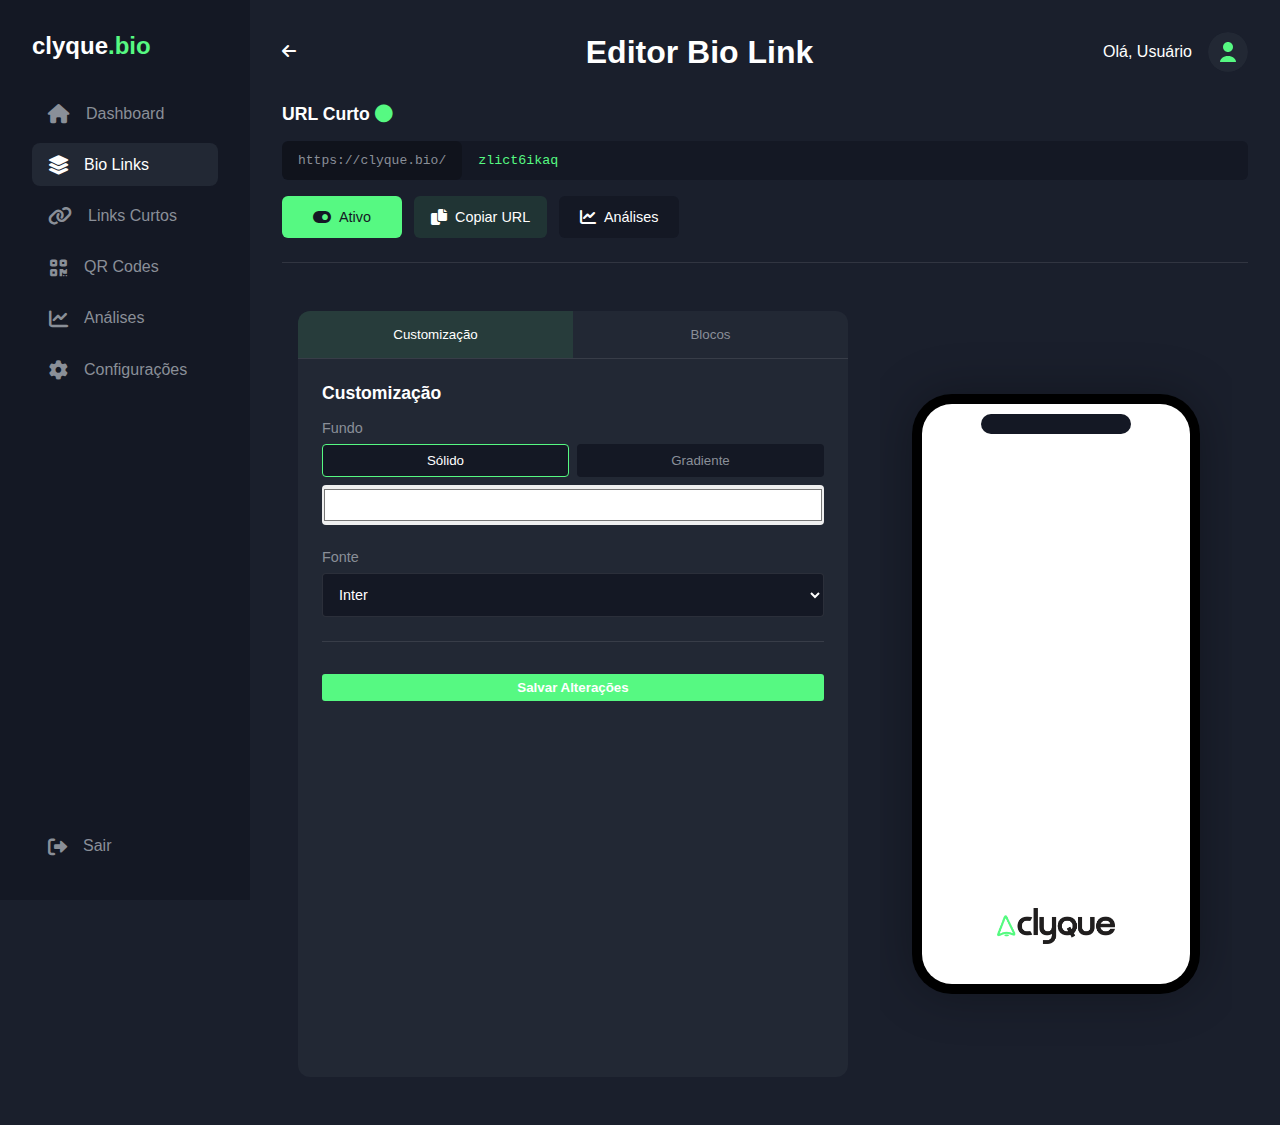
<file: app/biolink-editor.html>
<!DOCTYPE html>
<html lang="pt-BR">
<head>
    <meta charset="UTF-8">
    <meta name="viewport" content="width=device-width, initial-scale=1.0">
    <title>Editor Bio Link - Clyque.bio</title>
    <link rel="stylesheet" href="assets/css/dashboard.css">
    <link rel="stylesheet" href="assets/css/biolink-editor.css">
    <!-- Estilos para os modais -->
    <style>
        /* Overlay do modal */
        .modal-overlay {
            display: none;
            position: fixed;
            top: 0;
            left: 0;
            width: 100%;
            height: 100%;
            background-color: rgba(0, 0, 0, 0.5);
            z-index: 1000;
            justify-content: center;
            align-items: center;
        }

        /* Estilo do modal */
        .modal {
            display: none;
            background-color: white;
            border-radius: 8px;
            box-shadow: 0 4px 12px rgba(0, 0, 0, 0.15);
            width: 90%;
            max-width: 500px;
            max-height: 90vh;
            overflow-y: auto;
        }

        /* Cabeçalho do modal */
        .modal-header {
            display: flex;
            justify-content: space-between;
            align-items: center;
            padding: 10px;
            border-bottom: 1px solid #eee;
        }

        .modal-header h3 {
            margin: 0;
            color: var(--primary-color);
        }

        .close-modal {
            background: none;
            border: none;
            font-size: 18px;
            cursor: pointer;
            color: #666;
        }

        /* Corpo do modal */
        .modal-body {
            padding: 10px;
        }

        /* Estilos do formulário */
        .form-group {
            margin-bottom: 6px;
        }

        .form-group label {
            display: block;
            margin-bottom: 2px;
            font-weight: 500;
        }

        .form-group input,
        .form-group select,
        .form-group textarea {
            width: 100%;
            padding: 6px;
            border: 1px solid #ddd;
            border-radius: 3px;
            font-size: 13px;
        }

        .form-group textarea {
            resize: vertical;
        }

        /* Botões do formulário */
        .form-actions {
            display: flex;
            justify-content: flex-end;
            gap: 6px;
            margin-top: 10px;
        }

        .cancel-button, .save-button {
            padding: 6px 12px;
            border-radius: 3px;
        }

        .cancel-button {
            background-color: #f5f5f5;
            color: #333;
            border: 1px solid #ddd;
            cursor: pointer;
        }

        .save-button {
            background-color: var(--primary-color);
            color: white;
            border: none;
            cursor: pointer;
        }

        /* Preview de imagem */
        .image-preview {
            margin-top: 10px;
            max-width: 100%;
            height: 150px;
            border: 1px dashed #ddd;
            display: flex;
            justify-content: center;
            align-items: center;
            background-color: #f9f9f9;
        }

        .image-preview img {
            max-width: 100%;
            max-height: 100%;
            object-fit: contain;
        }

        /* Preview de link */
        .link-preview {
            margin-top: 6px;
            padding: 6px;
            border: 1px dashed #ddd;
            background-color: #f9f9f9;
            border-radius: 3px;
            text-align: center;
        }

        .preview-link {
            display: inline-block;
            background-color: #3F51B5;
            color: white;
            text-align: center;
            padding: 8px 16px;
            border-radius: 4px;
            text-decoration: none;
            font-weight: 500;
            width: 80%;
        }

        /* Preview de texto */
        .text-preview {
            margin-top: 6px;
            padding: 6px;
            border: 1px dashed #ddd;
            background-color: #f9f9f9;
            border-radius: 3px;
            min-height: 40px;
        }

        .text-preview p {
            margin: 0;
            color: #000000;
            text-align: center;
        }

        /* Estilos para os blocos no preview */
        .bio-link {
            display: flex;
            align-items: center;
            justify-content: center;
            background-color: #673AB7;
            color: white;
            text-align: center;
            padding: 10px 15px;
            margin: 0;
            border-radius: 8px;
            text-decoration: none;
            font-weight: 500;
            transition: all 0.2s ease;
            box-shadow: 0 2px 5px rgba(0,0,0,0.2);
            gap: 8px;
        }

        .bio-link:hover {
            transform: translateY(-2px);
            box-shadow: 0 4px 8px rgba(0,0,0,0.3);
        }

        .bio-link i, 
        .bio-link .emoji-icon {
            font-size: 16px;
            margin-right: 2px;
        }

        .bio-image {
            width: 100%;
            margin: 0;
            border-radius: 3px;
            overflow: hidden;
        }

        .bio-image img {
            width: 100%;
            display: block;
        }

        .bio-text {
            margin: 0;
            padding: 0 2px;
        }

        /* Estilos para os controles de edição dos blocos */
        .block-controls {
            display: flex;
            justify-content: center;
            gap: 1px;
            margin-top: 0;
            opacity: 0;
            transition: opacity 0.2s ease;
        }

        .bio-link-wrapper:hover .block-controls,
        .bio-image-wrapper:hover .block-controls,
        .bio-text-wrapper:hover .block-controls,
        .bio-social-wrapper:hover .block-controls {
            opacity: 1;
        }

        .bio-link-wrapper,
        .bio-image-wrapper,
        .bio-text-wrapper,
        .bio-social-wrapper {
            position: relative;
            margin: 0;
            padding-bottom: 2px;
        }

        .edit-block,
        .delete-block {
            background-color: #fff;
            border: 1px solid #ddd;
            border-radius: 2px;
            padding: 1px 3px;
            font-size: 8px;
            cursor: pointer;
            transition: all 0.2s ease;
            display: flex;
            align-items: center;
            gap: 1px;
            z-index: 10;
        }

        .edit-block {
            color: #3F51B5;
        }

        .edit-block:hover {
            background-color: #3F51B5;
            color: white;
            border-color: #3F51B5;
        }

        .delete-block {
            color: #f44336;
        }

        .delete-block:hover {
            background-color: #f44336;
            color: white;
            border-color: #f44336;
        }

        /* Estilos para o seletor de emojis */
        .emoji-selector {
            display: flex;
            flex-wrap: wrap;
            gap: 2px;
            margin-bottom: 4px;
            max-height: 80px;
            overflow-y: auto;
            padding: 2px;
            background-color: #f9f9f9;
            border: 1px solid #eee;
            border-radius: 2px;
        }

        .emoji-button {
            background-color: #ffffff;
            border: 1px solid #ddd;
            border-radius: 2px;
            padding: 2px 3px;
            font-size: 14px;
            cursor: pointer;
            transition: all 0.2s ease;
            min-width: 24px;
            min-height: 24px;
            display: flex;
            align-items: center;
            justify-content: center;
        }

        .emoji-button:hover {
            background-color: #e0e0e0;
            transform: scale(1.1);
            box-shadow: 0 2px 4px rgba(0,0,0,0.1);
        }

        .emoji-help {
            display: block;
            color: #666;
            font-size: 9px;
            margin-top: 1px;
            font-style: italic;
        }

        .bio-content {
            padding: 2px 4px;
        }

        /* Estilos para o arrastar e soltar */
        .dragging {
            opacity: 0.5;
        }

        .drop-indicator {
            height: 2px;
            background-color: #ff3b30;
            margin: 0;
            display: none;
        }

        .drag-handle {
            cursor: grab;
            opacity: 0;
            position: absolute;
            left: 0;
            top: 0;
            bottom: 0;
            width: 20px;
            display: flex;
            align-items: center;
            justify-content: center;
            font-size: 12px;
            color: #666;
        }

        .bio-link-wrapper:hover .drag-handle,
        .bio-image-wrapper:hover .drag-handle,
        .bio-text-wrapper:hover .drag-handle,
        .bio-social-wrapper:hover .drag-handle {
            opacity: 1;
        }

        .dragging .drag-handle {
            cursor: grabbing;
        }

        /* Estilos para o modal de redes sociais */
        .social-networks-container {
            display: flex;
            flex-direction: column;
            gap: 12px;
            max-height: 250px;
            overflow-y: auto;
            padding: 10px;
            margin-bottom: 15px;
            border: 1px solid #ddd;
            border-radius: 5px;
            background-color: #f0f0f0;
        }

        .social-network-item {
            display: grid;
            grid-template-columns: auto auto 1fr;
            grid-template-rows: auto auto;
            gap: 8px 12px;
            padding: 12px;
            border-radius: 6px;
            background-color: #fff;
            box-shadow: 0 1px 3px rgba(0,0,0,0.1);
            transition: all 0.2s ease;
            border-left: 3px solid #ddd;
            align-items: center;
        }

        .social-network-item:hover {
            box-shadow: 0 2px 5px rgba(0,0,0,0.15);
            background-color: #f9f9f9;
            border-left-color: var(--primary-color, #3F51B5);
        }

        /* Estilo personalizado para os checkboxes */
        .social-network-item input[type="checkbox"] {
            appearance: none;
            -webkit-appearance: none;
            width: 18px;
            height: 18px;
            border: 2px solid #bbb;
            border-radius: 3px;
            outline: none;
            cursor: pointer;
            position: relative;
            background-color: #f5f5f5;
            margin: 0;
            grid-column: 1;
            grid-row: 1;
            justify-self: center;
        }

        .social-network-item input[type="checkbox"]:checked {
            background-color: var(--primary-color, #3F51B5);
            border-color: var(--primary-color, #3F51B5);
        }

        .social-network-item input[type="checkbox"]:checked::after {
            content: '✓';
            position: absolute;
            color: white;
            font-size: 14px;
            font-weight: bold;
            top: 50%;
            left: 50%;
            transform: translate(-50%, -50%);
        }

        .social-network-item input[type="checkbox"]:hover {
            border-color: var(--primary-color, #3F51B5);
        }

        .social-network-item .checkbox-label {
            display: flex;
            align-items: center;
            margin: 0;
            grid-column: 3;
            grid-row: 1;
            font-weight: 500;
            cursor: pointer;
            color: #333;
            font-size: 14px;
        }

        .social-network-item:hover .checkbox-label {
            color: var(--primary-color, #3F51B5);
        }

        .social-network-item i {
            font-size: 20px;
            width: 30px;
            height: 30px;
            display: flex;
            align-items: center;
            justify-content: center;
            background-color: #f0f0f0;
            border-radius: 50%;
            grid-column: 2;
            grid-row: 1;
            justify-self: center;
        }
        
        /* Estilo para os ícones das redes sociais */
        .social-network-item .fab.fa-instagram { color: #E1306C; }
        .social-network-item .fab.fa-facebook { color: #1877F2; }
        .social-network-item .fab.fa-twitter { color: #1DA1F2; }
        .social-network-item .fab.fa-tiktok { color: #000000; }
        .social-network-item .fab.fa-linkedin { color: #0A66C2; }
        .social-network-item .fab.fa-whatsapp { color: #25D366; }
        .social-network-item .fab.fa-telegram { color: #0088cc; }
        .social-network-item .fab.fa-discord { color: #5865F2; }
        .social-network-item .fab.fa-youtube { color: #FF0000; }
        .social-network-item .fab.fa-pinterest { color: #E60023; }
        .social-network-item .fab.fa-twitch { color: #9146FF; }
        .social-network-item .fab.fa-soundcloud { color: #FF3300; }

        .social-url {
            grid-column: 1 / 4;
            grid-row: 2;
            padding: 8px 10px;
            border: 1px solid #ddd;
            border-radius: 4px;
            font-size: 13px;
            width: 100%;
            display: none;
            transition: all 0.2s ease;
        }

        .social-url:focus {
            border-color: var(--primary-color);
            outline: none;
            box-shadow: 0 0 0 2px rgba(63, 81, 181, 0.2);
        }

        .social-preview {
            margin-top: 10px;
            padding: 10px;
            border: 1px dashed #ddd;
            background-color: #f9f9f9;
            border-radius: 3px;
            min-height: 60px;
            display: flex;
            justify-content: center;
            align-items: center;
        }

        .social-icons-preview {
            display: flex;
            flex-wrap: wrap;
            gap: 10px;
            justify-content: center;
        }

        .social-icon {
            display: flex;
            align-items: center;
            justify-content: center;
            width: 40px;
            height: 40px;
            border-radius: 8px;
            color: white;
            font-size: 20px;
            transition: all 0.2s ease;
            text-decoration: none;
        }

        .social-icon:hover {
            transform: translateY(-2px);
            box-shadow: 0 4px 8px rgba(0,0,0,0.2);
            text-decoration: none;
        }

        .social-icon.rounded {
            border-radius: 8px;
        }

        .social-icon.square {
            border-radius: 2px;
        }

        .social-icon.circle {
            border-radius: 50%;
        }

        .social-icon.small {
            width: 30px;
            height: 30px;
            font-size: 16px;
        }

        .social-icon.medium {
            width: 40px;
            height: 40px;
            font-size: 20px;
        }

        .social-icon.large {
            width: 50px;
            height: 50px;
            font-size: 24px;
        }

        /* Cores das redes sociais */
        .social-icon.instagram { background: linear-gradient(45deg, #405DE6, #5851DB, #833AB4, #C13584, #E1306C, #FD1D1D); }
        .social-icon.facebook { background-color: #1877F2; }
        .social-icon.twitter { background-color: #1DA1F2; }
        .social-icon.tiktok { background-color: #000000; }
        .social-icon.linkedin { background-color: #0A66C2; }
        .social-icon.whatsapp { background-color: #25D366; }
        .social-icon.telegram { background-color: #0088cc; }
        .social-icon.discord { background-color: #5865F2; }
        .social-icon.youtube { background-color: #FF0000; }
        .social-icon.pinterest { background-color: #E60023; }
        .social-icon.twitch { background-color: #9146FF; }
        .social-icon.soundcloud { background-color: #FF3300; }

        /* Estilos para o bloco de redes sociais no preview */
        .bio-social-wrapper {
            margin: 10px 0;
        }

        .bio-social {
            display: flex;
            flex-wrap: wrap;
            gap: 10px;
            justify-content: center;
            padding: 5px;
        }

        .hidden {
            display: none;
        }

        .social-network-item input[type="checkbox"]:checked ~ .social-url {
            display: block;
        }

        /* Estilo para itens com checkbox marcado */
        .social-network-item input[type="checkbox"]:checked ~ .checkbox-label {
            color: var(--primary-color, #3F51B5);
            font-weight: 600;
        }
        
        .social-network-item input[type="checkbox"]:checked + i {
            background-color: #e8eaff;
            transform: scale(1.1);
            box-shadow: 0 2px 4px rgba(0,0,0,0.1);
        }

        /* Estilos para ícones sociais */
        .social-icon {
            display: flex;
            align-items: center;
            justify-content: center;
            width: 40px;
            height: 40px;
            border-radius: 8px;
            color: white;
            font-size: 20px;
            transition: all 0.2s ease;
            text-decoration: none;
        }

        .social-icon:hover {
            transform: translateY(-2px);
            box-shadow: 0 4px 8px rgba(0,0,0,0.2);
            text-decoration: none;
        }
        
        /* Remover sublinhado de todos os links de redes sociais */
        .bio-social a, 
        .bio-social-wrapper a {
            text-decoration: none;
        }
        
        .bio-social a:hover, 
        .bio-social-wrapper a:hover {
            text-decoration: none;
        }
        
        /* Garantir que os ícones na lista de seleção não tenham sublinhado */
        .social-network-item i {
            margin-right: 10px;
            font-size: 18px;
            text-decoration: none;
        }

        /* Estilos para o bloco do Spotify */
        .spotify-block {
            width: 100%;
            margin: 10px 0;
            line-height: 0;
        }

        .spotify-block iframe {
            display: block;
            width: 100%;
            border: none;
            margin: 0;
            line-height: 0;
        }

        .spotify-input-container {
            padding: 15px;
            border: 1px solid #e0e0e0;
            border-radius: 8px;
            background: #f8f8f8;
        }

        .spotify-block .block-header {
            display: flex;
            align-items: center;
            gap: 10px;
            margin-bottom: 15px;
        }

        .spotify-block .block-header i {
            color: #1DB954;
            font-size: 24px;
        }

        .spotify-block .block-header h4 {
            margin: 0;
            color: #333;
            font-size: 16px;
        }

        .spotify-input-container label {
            display: block;
            margin-bottom: 8px;
            color: #333;
            font-weight: 500;
            font-size: 14px;
        }

        .spotify-type-select {
            width: 100%;
            padding: 8px;
            border: 1px solid #ddd;
            border-radius: 4px;
            font-size: 14px;
            margin-bottom: 15px;
            background-color: white;
            color: #333;
        }

        .spotify-url-input {
            width: 100%;
            padding: 10px;
            border: 1px solid #ddd;
            border-radius: 4px;
            font-size: 14px;
            margin-bottom: 10px;
            color: #333;
        }

        .spotify-preview {
            width: 100%;
            min-height: 80px;
            border: none;
            margin-top: 10px;
        }

        .spotify-preview .text-muted {
            color: #666;
            font-style: italic;
            text-align: center;
            padding: 20px;
        }

        /* Estilos para o bloco de redes sociais no preview */

        /* Estilos para o bloco do Spotify */
        .bio-spotify-wrapper {
            position: relative;
            margin: 10px 0;
            line-height: 0;
        }

        .spotify-block {
            width: 100%;
            line-height: 0;
        }

        .spotify-block iframe {
            display: block;
            width: 100%;
            border: none;
            margin: 0;
            line-height: 0;
        }

        .bio-spotify-wrapper .drag-handle {
            position: absolute;
            top: 50%;
            left: -20px;
            transform: translateY(-50%);
            cursor: move;
            padding: 4px;
            color: #666;
            opacity: 0;
            transition: opacity 0.2s ease;
        }

        .bio-spotify-wrapper .delete-block {
            position: absolute;
            top: 50%;
            right: -30px;
            transform: translateY(-50%);
            background: none;
            border: none;
            color: #f44336;
            cursor: pointer;
            padding: 4px;
            opacity: 0;
            transition: opacity 0.2s ease;
            font-size: 16px;
        }

        .bio-spotify-wrapper:hover .drag-handle,
        .bio-spotify-wrapper:hover .delete-block {
            opacity: 1;
        }

        .bio-spotify-wrapper.dragging {
            opacity: 0.5;
            cursor: move;
        }
    </style>
    <!-- Font Awesome para ícones -->
    </style>
    <!-- Font Awesome para ícones -->
    <link rel="stylesheet" href="https://cdnjs.cloudflare.com/ajax/libs/font-awesome/6.0.0/css/all.min.css">
</head>
<body>
    <!-- Sidebar -->
    <aside class="sidebar">
        <div class="logo">
            <h1>clyque<span>.bio</span></h1>
        </div>
        <nav class="menu">
            <ul>
                <li>
                    <a href="dashboard.html"><i class="fas fa-home"></i> <span>Dashboard</span></a>
                </li>
                <li class="active">
                    <a href="#"><i class="fas fa-layer-group"></i> <span>Bio Links</span></a>
                </li>
                <li>
                    <a href="#"><i class="fas fa-link"></i> <span>Links Curtos</span></a>
                </li>
                <li>
                    <a href="#"><i class="fas fa-qrcode"></i> <span>QR Codes</span></a>
                </li>
                <li>
                    <a href="#"><i class="fas fa-chart-line"></i> <span>Análises</span></a>
                </li>
                <li>
                    <a href="#"><i class="fas fa-cog"></i> <span>Configurações</span></a>
                </li>
            </ul>
        </nav>
        <div class="logout desktop-logout">
            <a href="#"><i class="fas fa-sign-out-alt"></i><span>Sair</span></a>
        </div>
    </aside>

    <!-- Conteúdo Principal -->
    <main class="main-content">
        <header class="top-bar">
            <a href="bio-links-list.html" class="back-arrow" style="color: inherit;"><i class="fas fa-arrow-left"></i></a>
            <h1>Editor Bio Link</h1>
            <div class="user-info">
                <span class="user-name">Olá, Usuário</span>
                <img src="assets/img/avatar.svg" alt="Avatar" class="avatar">
                <div class="logout mobile-logout">
                    <a href="#"><i class="fas fa-sign-out-alt"></i><span>Sair</span></a>
                </div>
            </div>
        </header>

        <!-- Seção de URL -->
        <section class="url-section">
            <div class="editor-section">
                <h3>URL Curto <i id="statusIcon" class="fas fa-circle" style="color: var(--primary-color);"></i></h3>
                <div class="url-field">
                    <div class="url-prefix">https://clyque.bio/</div>
                    <input type="text" value="zlict6ikaq" id="biolink-url">
                </div>
                <div class="url-actions">
                    <button class="url-button active" id="toggleButton">
                        <i class="fas fa-toggle-on"></i> Ativo
                    </button>
                    <button class="url-button" id="copyButton">
                        <i class="fas fa-copy"></i> Copiar URL
                    </button>
                    <button class="url-button stats">
                        <i class="fas fa-chart-line"></i> Análises
                    </button>
                </div>
            </div>
        </section>

        <div class="editor-container">
            <!-- Painel de Edição -->
            <section class="editor-panel">
                <div class="editor-tabs">
                    <button class="tab-button active" id="customizationTab">Customização</button>
                    <button class="tab-button" id="blocksTab">Blocos</button>
                </div>

                <div class="editor-content">
                    <!-- Seção de Customização -->
                    <div class="editor-section" id="customizationSection">
                        <h3>Customização</h3>
                        <div class="customization-options">
                            <div class="option-group">
                                <label>Fundo</label>
                                <div class="background-selector">
                                    <button class="bg-option solid active">Sólido</button>
                                    <button class="bg-option gradient">Gradiente</button>
                                </div>
                                <div class="color-picker">
                                    <input type="color" id="bgColor1" value="#ffffff">
                                    <input type="color" id="bgColor2" value="#3F51B5" class="hidden">
                                </div>
                            </div>

                            <div class="option-group">
                                <label>Fonte</label>
                                <select id="fontFamily">
                                    <option value="Inter">Inter</option>
                                    <option value="Roboto">Roboto</option>
                                    <option value="Poppins">Poppins</option>
                                </select>
                            </div>
                        </div>
                    </div>

                    <!-- Seção de Blocos -->
                    <div class="editor-section" id="blocksSection">
                        <h3>Blocos</h3>
                        <div class="blocks-container">
                            <button class="block-button"><i class="fas fa-link"></i> Link</button>
                            <button class="block-button"><i class="fas fa-image"></i> Imagem</button>
                            <button class="block-button"><i class="fas fa-font"></i> Texto</button>
                            <button class="block-button"><i class="fas fa-share-alt"></i> Redes Sociais</button>
                            <button class="block-button"><i class="fab fa-spotify"></i> Spotify</button>
                            <button class="block-button"><i class="fab fa-youtube"></i> Youtube</button>
                            <!-- Adicione mais botões conforme necessário -->
                        </div>
                    </div>

                    <!-- Botões de Ação -->
                    <div class="editor-actions">
                        <button class="save-button">Salvar Alterações</button>
                    </div>
                </div>
            </section>

            <!-- Preview do Smartphone -->
            <section class="preview-panel">
                <div class="smartphone-wrapper">
                    <div class="smartphone">
                        <div class="smartphone-screen">
                            <div class="preview-content" id="previewContent">
                                <div class="bio-header">
                                    <!-- Removido o h1 daqui -->
                                </div>
                                <div class="inactive-notification" id="inactiveNotification" style="display: none; background-color: #ff3b30; color: white; text-align: center; padding: 8px; font-size: 14px; font-weight: bold;">
                                    Este link está inativo
                                </div>
                                <div class="bio-content">
                                    <!-- O conteúdo do preview será atualizado via JavaScript -->
                                </div>
                                <div class="bio-footer">
                                    <img src="assets/img/clyque2.png" alt="Clyque.bio Logo" style="max-width: 60%; height: auto;">
                                </div>
                            </div>
                        </div>
                    </div>
                </div>
            </section>
        </div>
    </main>

    <!-- Modais para cadastro de blocos -->
    <div class="modal-overlay" id="modalOverlay">
        <!-- Modal para Link -->
        <div class="modal" id="linkModal">
            <div class="modal-header">
                <h3>Adicionar Link</h3>
                <button class="close-modal"><i class="fas fa-times"></i></button>
            </div>
            <div class="modal-body">
                <form id="linkForm">
                    <div class="form-group">
                        <label for="linkTitle">Título</label>
                        <input type="text" id="linkTitle" placeholder="Ex: Meu Website" required>
                    </div>
                    <div class="form-group">
                        <label>Adicionar Emoji</label>
                        <div class="emoji-selector">
                            <button type="button" class="emoji-button" data-emoji="😊">😊</button>
                            <button type="button" class="emoji-button" data-emoji="👍">👍</button>
                            <button type="button" class="emoji-button" data-emoji="❤️">❤️</button>
                            <button type="button" class="emoji-button" data-emoji="🔥">🔥</button>
                            <button type="button" class="emoji-button" data-emoji="⭐">⭐</button>
                            <button type="button" class="emoji-button" data-emoji="🎉">🎉</button>
                            <button type="button" class="emoji-button" data-emoji="📱">📱</button>
                            <button type="button" class="emoji-button" data-emoji="💼">💼</button>
                            <button type="button" class="emoji-button" data-emoji="📷">📷</button>
                            <button type="button" class="emoji-button" data-emoji="🎵">🎵</button>
                            <button type="button" class="emoji-button" data-emoji="📺">📺</button>
                            <button type="button" class="emoji-button" data-emoji="🛒">🛒</button>
                            <button type="button" class="emoji-button" data-emoji="💰">💰</button>
                            <button type="button" class="emoji-button" data-emoji="🎮">🎮</button>
                            <button type="button" class="emoji-button" data-emoji="🍔">🍔</button>
                            <button type="button" class="emoji-button" data-emoji="🍕">🍕</button>
                            <button type="button" class="emoji-button" data-emoji="🚀">🚀</button>
                            <button type="button" class="emoji-button" data-emoji="✅">✅</button>
                        </div>
                        <small class="emoji-help">Clique em um emoji para adicioná-lo ao título do link. O emoji será inserido na posição atual do cursor.</small>
                    </div>
                    <div class="form-group">
                        <label for="linkUrl">URL</label>
                        <input type="url" id="linkUrl" placeholder="https://exemplo.com" required>
                    </div>
                    <div class="form-group">
                        <label for="linkColor">Cor do Botão</label>
                        <input type="color" id="linkColor" value="#3F51B5">
                    </div>
                    <div class="form-group">
                        <label for="linkTextColor">Cor do Texto</label>
                        <input type="color" id="linkTextColor" value="#FFFFFF">
                    </div>
                    <div class="form-group">
                        <label>Prévia do Botão</label>
                        <div class="link-preview" id="linkPreview">
                            <a href="#" class="preview-link">Prévia do Link</a>
                        </div>
                    </div>
                    <div class="form-actions">
                        <button type="button" class="cancel-button">Cancelar</button>
                        <button type="submit" class="save-button">Adicionar</button>
                    </div>
                </form>
            </div>
        </div>

        <!-- Modal para Imagem -->
        <div class="modal" id="imageModal">
            <div class="modal-header">
                <h3>Adicionar Imagem</h3>
                <button class="close-modal"><i class="fas fa-times"></i></button>
            </div>
            <div class="modal-body">
                <form id="imageForm">
                    <div class="form-group">
                        <label for="imageTitle">Título (opcional)</label>
                        <input type="text" id="imageTitle" placeholder="Título da imagem">
                    </div>
                    <div class="form-group">
                        <label for="imageUpload">Selecionar Imagem</label>
                        <input type="file" id="imageUpload" accept="image/*">
                        <div class="image-preview" id="imagePreview"></div>
                    </div>
                    <div class="form-actions">
                        <button type="button" class="cancel-button">Cancelar</button>
                        <button type="submit" class="save-button">Adicionar</button>
                    </div>
                </form>
            </div>
        </div>

        <!-- Modal para Texto -->
        <div class="modal" id="textModal">
            <div class="modal-header">
                <h3>Adicionar Texto</h3>
                <button class="close-modal"><i class="fas fa-times"></i></button>
            </div>
            <div class="modal-body">
                <form id="textForm">
                    <div class="form-group">
                        <label for="textContent">Conteúdo</label>
                        <textarea id="textContent" rows="4" placeholder="Digite seu texto aqui..." required></textarea>
                    </div>
                    <div class="form-group">
                        <label>Adicionar Emoji</label>
                        <div class="emoji-selector">
                            <button type="button" class="emoji-button text-emoji-button" data-emoji="😊">😊</button>
                            <button type="button" class="emoji-button text-emoji-button" data-emoji="👍">👍</button>
                            <button type="button" class="emoji-button text-emoji-button" data-emoji="❤️">❤️</button>
                            <button type="button" class="emoji-button text-emoji-button" data-emoji="🔥">🔥</button>
                            <button type="button" class="emoji-button text-emoji-button" data-emoji="⭐">⭐</button>
                            <button type="button" class="emoji-button text-emoji-button" data-emoji="🎉">🎉</button>
                            <button type="button" class="emoji-button text-emoji-button" data-emoji="📱">📱</button>
                            <button type="button" class="emoji-button text-emoji-button" data-emoji="💼">💼</button>
                            <button type="button" class="emoji-button text-emoji-button" data-emoji="📷">📷</button>
                            <button type="button" class="emoji-button text-emoji-button" data-emoji="🎵">🎵</button>
                            <button type="button" class="emoji-button text-emoji-button" data-emoji="📺">📺</button>
                            <button type="button" class="emoji-button text-emoji-button" data-emoji="🛒">🛒</button>
                            <button type="button" class="emoji-button text-emoji-button" data-emoji="💰">💰</button>
                            <button type="button" class="emoji-button text-emoji-button" data-emoji="🎮">🎮</button>
                            <button type="button" class="emoji-button text-emoji-button" data-emoji="🍔">🍔</button>
                            <button type="button" class="emoji-button text-emoji-button" data-emoji="🍕">🍕</button>
                            <button type="button" class="emoji-button text-emoji-button" data-emoji="🚀">🚀</button>
                            <button type="button" class="emoji-button text-emoji-button" data-emoji="✅">✅</button>
                        </div>
                        <small class="emoji-help">Clique em um emoji para adicioná-lo ao seu texto. O emoji será inserido na posição atual do cursor.</small>
                    </div>
                    <div class="form-group">
                        <label for="textAlign">Alinhamento</label>
                        <select id="textAlign">
                            <option value="left">Esquerda</option>
                            <option value="center" selected>Centro</option>
                            <option value="right">Direita</option>
                        </select>
                    </div>
                    <div class="form-group">
                        <label for="textColor">Cor do Texto</label>
                        <input type="color" id="textColor" value="#000000">
                    </div>
                    <div class="form-group">
                        <label>Prévia do Texto</label>
                        <div class="text-preview" id="textPreview">
                            <p>Prévia do texto com o estilo selecionado</p>
                        </div>
                    </div>
                    <div class="form-actions">
                        <button type="button" class="cancel-button">Cancelar</button>
                        <button type="submit" class="save-button">Adicionar</button>
                    </div>
                </form>
            </div>
        </div>

        <!-- Modal para Redes Sociais -->
        <div class="modal" id="socialModal">
            <div class="modal-header">
                <h3>Adicionar Redes Sociais</h3>
                <button class="close-modal"><i class="fas fa-times"></i></button>
            </div>
            <div class="modal-body">
                <form id="socialForm">
                    <div class="form-group">
                        <label>Selecione as redes sociais que deseja adicionar</label>
                        <div class="social-networks-container">
                            <div class="social-network-item">
                                <input type="checkbox" id="instagram" name="socialNetworks" value="instagram">
                                <i class="fab fa-instagram"></i>
                                <label for="instagram" class="checkbox-label">Instagram</label>
                                <input type="url" id="instagramUrl" placeholder="https://instagram.com/seu_perfil" class="social-url">
                            </div>
                            <div class="social-network-item">
                                <input type="checkbox" id="facebook" name="socialNetworks" value="facebook">
                                <i class="fab fa-facebook"></i>
                                <label for="facebook" class="checkbox-label">Facebook</label>
                                <input type="url" id="facebookUrl" placeholder="https://facebook.com/seu_perfil" class="social-url">
                            </div>
                            <div class="social-network-item">
                                <input type="checkbox" id="twitter" name="socialNetworks" value="twitter">
                                <i class="fab fa-twitter"></i>
                                <label for="twitter" class="checkbox-label">Twitter</label>
                                <input type="url" id="twitterUrl" placeholder="https://twitter.com/seu_perfil" class="social-url">
                            </div>
                            <div class="social-network-item">
                                <input type="checkbox" id="tiktok" name="socialNetworks" value="tiktok">
                                <i class="fab fa-tiktok"></i>
                                <label for="tiktok" class="checkbox-label">TikTok</label>
                                <input type="url" id="tiktokUrl" placeholder="https://tiktok.com/@seu_perfil" class="social-url">
                            </div>
                            <div class="social-network-item">
                                <input type="checkbox" id="linkedin" name="socialNetworks" value="linkedin">
                                <i class="fab fa-linkedin"></i>
                                <label for="linkedin" class="checkbox-label">LinkedIn</label>
                                <input type="url" id="linkedinUrl" placeholder="https://linkedin.com/in/seu_perfil" class="social-url">
                            </div>
                            <div class="social-network-item">
                                <input type="checkbox" id="whatsapp" name="socialNetworks" value="whatsapp">
                                <i class="fab fa-whatsapp"></i>
                                <label for="whatsapp" class="checkbox-label">WhatsApp</label>
                                <input type="url" id="whatsappUrl" placeholder="https://wa.me/5500000000000" class="social-url">
                            </div>
                            <div class="social-network-item">
                                <input type="checkbox" id="telegram" name="socialNetworks" value="telegram">
                                <i class="fab fa-telegram"></i>
                                <label for="telegram" class="checkbox-label">Telegram</label>
                                <input type="url" id="telegramUrl" placeholder="https://t.me/seu_perfil" class="social-url">
                            </div>
                            <div class="social-network-item">
                                <input type="checkbox" id="discord" name="socialNetworks" value="discord">
                                <i class="fab fa-discord"></i>
                                <label for="discord" class="checkbox-label">Discord</label>
                                <input type="url" id="discordUrl" placeholder="https://discord.gg/seu_servidor" class="social-url">
                            </div>
                            <div class="social-network-item">
                                <input type="checkbox" id="youtube" name="socialNetworks" value="youtube">
                                <i class="fab fa-youtube"></i>
                                <label for="youtube" class="checkbox-label">Canal do YouTube</label>
                                <input type="url" id="youtubeUrl" placeholder="https://youtube.com/c/seu_canal" class="social-url">
                            </div>
                            <div class="social-network-item">
                                <input type="checkbox" id="pinterest" name="socialNetworks" value="pinterest">
                                <i class="fab fa-pinterest"></i>
                                <label for="pinterest" class="checkbox-label">Pinterest</label>
                                <input type="url" id="pinterestUrl" placeholder="https://pinterest.com/seu_perfil" class="social-url">
                            </div>
                            <div class="social-network-item">
                                <input type="checkbox" id="twitch" name="socialNetworks" value="twitch">
                                <i class="fab fa-twitch"></i>
                                <label for="twitch" class="checkbox-label">Twitch</label>
                                <input type="url" id="twitchUrl" placeholder="https://twitch.tv/seu_canal" class="social-url">
                            </div>
                            <div class="social-network-item">
                                <input type="checkbox" id="soundcloud" name="socialNetworks" value="soundcloud">
                                <i class="fab fa-soundcloud"></i>
                                <label for="soundcloud" class="checkbox-label">SoundCloud</label>
                                <input type="url" id="soundcloudUrl" placeholder="https://soundcloud.com/seu_perfil" class="social-url">
                            </div>
                        </div>
                    </div>
                    
                    <div class="social-options">
                        <div class="form-group">
                            <label for="socialStyle">Estilo dos Ícones</label>
                            <select id="socialStyle">
                                <option value="rounded" selected>Arredondado</option>
                                <option value="square">Quadrado</option>
                                <option value="circle">Circular</option>
                            </select>
                        </div>
                        <div class="form-group">
                            <label for="socialSize">Tamanho dos Ícones</label>
                            <select id="socialSize">
                                <option value="small">Pequeno</option>
                                <option value="medium" selected>Médio</option>
                                <option value="large">Grande</option>
                            </select>
                        </div>
                        <div class="form-group">
                            <label for="socialColor">Cor dos Ícones</label>
                            <select id="socialColor">
                                <option value="brand" selected>Cores originais</option>
                                <option value="custom">Personalizada</option>
                            </select>
                        </div>
                        <div class="form-group">
                            <label for="customSocialColor">Cor Personalizada</label>
                            <input type="color" id="customSocialColor" value="#673AB7" class="hidden">
                        </div>
                    </div>
                    
                    <div class="form-group">
                        <label>Prévia das Redes Sociais</label>
                        <div class="social-preview" id="socialPreview">
                            <div class="social-icons-preview">
                                <!-- Ícones de prévia serão adicionados aqui via JavaScript -->
                            </div>
                        </div>
                    </div>
                    <div class="form-actions">
                        <button type="button" class="cancel-button">Cancelar</button>
                        <button type="submit" class="save-button">Adicionar</button>
                    </div>
                </form>
            </div>
        </div>

        <!-- Modal para Spotify -->
        <div class="modal" id="spotifyModal">
            <div class="modal-header">
                <h3>Adicionar Player do Spotify</h3>
                <button class="close-modal"><i class="fas fa-times"></i></button>
            </div>
            <div class="modal-body">
                <form id="spotifyForm">
                    <div class="form-group">
                        <div class="block-header">
                            <i class="fab fa-spotify"></i>
                            <h4>Incorporar conteúdo do Spotify</h4>
                        </div>
                        
                        <div class="spotify-input-container">
                            <label for="spotifyType">Tipo de conteúdo</label>
                            <select id="spotifyType" class="spotify-type-select">
                                <option value="track">Música</option>
                                <option value="album">Álbum</option>
                                <option value="playlist">Playlist</option>
                                <option value="episode">Episódio de Podcast</option>
                                <option value="show">Programa/Podcast</option>
                            </select>

                            <label for="spotifyUrl">URL do Spotify</label>
                            <input type="url" 
                                   id="spotifyUrl" 
                                   class="spotify-url-input" 
                                   placeholder="Cole aqui a URL do Spotify (ex: https://open.spotify.com/track/...)"
                                   required>
                            
                            <div class="spotify-preview" id="spotifyPreview">
                                <!-- O preview do player será inserido aqui via JavaScript -->
                            </div>
                        </div>
                    </div>
                    
                    <div class="form-actions">
                        <button type="button" class="cancel-button">Cancelar</button>
                        <button type="submit" class="save-button">Adicionar</button>
                    </div>
                </form>
            </div>
        </div>

        <!-- Outros modais podem ser adicionados aqui -->
    </div>

    <!-- Scripts -->
    <script>
        document.addEventListener('DOMContentLoaded', function() {
            // Controle do botão de ativar/desativar
            const toggleButton = document.getElementById('toggleButton');
            const statusIcon = document.getElementById('statusIcon');
            const inactiveNotification = document.getElementById('inactiveNotification');
            
            toggleButton.addEventListener('click', function() {
                const isActive = this.classList.contains('active');
                if (isActive) {
                    this.classList.remove('active');
                    this.innerHTML = '<i class="fas fa-toggle-off"></i> Inativo';
                    this.style.backgroundColor = 'red';
                    statusIcon.style.color = 'red';
                    inactiveNotification.style.display = 'block'; // Mostrar a barra de notificação
                } else {
                    this.classList.add('active');
                    this.innerHTML = '<i class="fas fa-toggle-on"></i> Ativo';
                    this.style.backgroundColor = 'var(--primary-color)';
                    statusIcon.style.color = 'var(--primary-color)';
                    inactiveNotification.style.display = 'none'; // Esconder a barra de notificação
                }
            });

            // Funcionalidade de copiar URL
            const copyButton = document.getElementById('copyButton');
            const urlInput = document.getElementById('biolink-url');
            const urlPrefix = document.querySelector('.url-prefix').textContent;

            copyButton.addEventListener('click', async function() {
                const fullUrl = urlPrefix + urlInput.value;
                try {
                    await navigator.clipboard.writeText(fullUrl);
                    
                    // Feedback visual
                    const originalText = this.innerHTML;
                    this.innerHTML = '<i class="fas fa-check"></i> Copiado!';
                    this.classList.add('active');
                    
                    setTimeout(() => {
                        this.innerHTML = originalText;
                        this.classList.remove('active');
                    }, 2000);
                } catch (err) {
                    console.error('Erro ao copiar:', err);
                }
            });

            // Preview em tempo real
            const bgColor1 = document.getElementById('bgColor1');
            const bgColor2 = document.getElementById('bgColor2');
            const previewContent = document.getElementById('previewContent');
            const solidBtn = document.querySelector('.bg-option.solid');
            const gradientBtn = document.querySelector('.bg-option.gradient');

            function updateBackground() {
                if (solidBtn.classList.contains('active')) {
                    previewContent.style.background = bgColor1.value;
                } else {
                    previewContent.style.background = `linear-gradient(45deg, ${bgColor1.value}, ${bgColor2.value})`;
                }
            }

            bgColor1.addEventListener('input', updateBackground);
            bgColor2.addEventListener('input', updateBackground);

            // Alternar entre sólido e gradiente
            solidBtn.addEventListener('click', function() {
                solidBtn.classList.add('active');
                gradientBtn.classList.remove('active');
                bgColor2.classList.add('hidden');
                updateBackground();
            });

            gradientBtn.addEventListener('click', function() {
                gradientBtn.classList.add('active');
                solidBtn.classList.remove('active');
                bgColor2.classList.remove('hidden');
                updateBackground();
            });

            // Atualização da fonte
            const fontSelect = document.getElementById('fontFamily');
            fontSelect.addEventListener('change', function() {
                previewContent.style.fontFamily = this.value;
            });

            // Função para verificar se a cor é clara
            function isLightColor(color) {
                const r = parseInt(color.substr(1, 2), 16);
                const g = parseInt(color.substr(3, 2), 16);
                const b = parseInt(color.substr(5, 2), 16);
                // Fórmula para determinar se a cor é clara
                return (r * 0.299 + g * 0.587 + b * 0.114) > 186;
            }

            // Atualizar imagem do rodapé com base na cor de fundo
            function updateFooterImage() {
                const footerImage = document.querySelector('.bio-footer img');
                if (isLightColor(bgColor1.value)) {
                    footerImage.src = 'assets/img/clyque.png';
                } else {
                    footerImage.src = 'assets/img/clyque2.png';
                }
            }

            // Adicionar evento para atualizar a imagem ao mudar a cor
            bgColor1.addEventListener('input', updateFooterImage);
            bgColor2.addEventListener('input', updateFooterImage);

            // Inicializar a imagem do rodapé
            updateFooterImage();

            // Inicializar o preview
            updateBackground();

            // Alternar entre abas
            const customizationTab = document.getElementById('customizationTab');
            const blocksTab = document.getElementById('blocksTab');
            const customizationSection = document.getElementById('customizationSection');
            const blocksSection = document.getElementById('blocksSection');

            customizationTab.addEventListener('click', () => {
                customizationTab.classList.add('active');
                blocksTab.classList.remove('active');
                customizationSection.style.display = 'block';
                blocksSection.style.display = 'none';
            });

            blocksTab.addEventListener('click', () => {
                blocksTab.classList.add('active');
                customizationTab.classList.remove('active');
                blocksSection.style.display = 'block';
                customizationSection.style.display = 'none';
            });

            // Initialize the sections
            customizationSection.style.display = 'block';
            blocksSection.style.display = 'none';

            // Controle dos modais
            const modalOverlay = document.getElementById('modalOverlay');
            const modals = document.querySelectorAll('.modal');
            const blockButtons = document.querySelectorAll('.block-button');
            const closeButtons = document.querySelectorAll('.close-modal');
            const cancelButtons = document.querySelectorAll('.cancel-button');
            const bioContent = document.querySelector('.bio-content');
            
            // Adicionar uma variável para rastrear se estamos editando ou adicionando
            let isEditing = false;
            let currentEditingElement = null;

            // Formulário de Link
            const linkForm = document.getElementById('linkForm');
            const linkTitle = document.getElementById('linkTitle');
            const linkUrl = document.getElementById('linkUrl');
            const linkColor = document.getElementById('linkColor');
            const linkTextColor = document.getElementById('linkTextColor');
            const linkPreviewContainer = document.getElementById('linkPreview');
            let previewLink = linkPreviewContainer ? linkPreviewContainer.querySelector('.preview-link') : null;
            
            // Formulário de Texto
            const textForm = document.getElementById('textForm');
            const textContent = document.getElementById('textContent');
            const textAlign = document.getElementById('textAlign');
            const textColorInput = document.getElementById('textColor');
            const textPreviewContainer = document.getElementById('textPreview');
            let textPreview = textPreviewContainer ? textPreviewContainer.querySelector('p') : null;
            
            // Formulário de Imagem
            const imageForm = document.getElementById('imageForm');
            const imageUpload = document.getElementById('imageUpload');
            const imagePreview = document.getElementById('imagePreview');
            
            // Verificar e criar elementos de prévia se necessário
            if (linkPreviewContainer && !previewLink) {
                previewLink = document.createElement('a');
                previewLink.href = '#';
                previewLink.className = 'preview-link';
                previewLink.textContent = 'Prévia do Link';
                previewLink.style.backgroundColor = '#3F51B5';
                previewLink.style.color = '#FFFFFF';
                linkPreviewContainer.appendChild(previewLink);
            }
            
            if (textPreviewContainer && !textPreview) {
                textPreview = document.createElement('p');
                textPreview.textContent = 'Prévia do texto com o estilo selecionado';
                textPreview.style.textAlign = 'center';
                textPreview.style.color = '#000000';
                textPreviewContainer.appendChild(textPreview);
            }
            
            // Função para atualizar prévia do link em tempo real
            function updateLinkPreview() {
                console.log('Atualizando prévia do link...');
                
                // Verificar novamente se temos o elemento de prévia
                if (!previewLink && linkPreviewContainer) {
                    previewLink = linkPreviewContainer.querySelector('.preview-link');
                    if (!previewLink) {
                        previewLink = document.createElement('a');
                        previewLink.href = '#';
                        previewLink.className = 'preview-link';
                        previewLink.textContent = 'Prévia do Link';
                        previewLink.style.backgroundColor = '#3F51B5';
                        previewLink.style.color = '#FFFFFF';
                        linkPreviewContainer.appendChild(previewLink);
                        console.log('Elemento de prévia de link criado:', previewLink);
                    }
                }
                
                if (!previewLink || !linkColor || !linkTextColor) {
                    console.error('Elementos necessários para atualizar a prévia de link não encontrados');
                    console.log('previewLink:', previewLink);
                    console.log('linkColor:', linkColor);
                    console.log('linkTextColor:', linkTextColor);
                    return;
                }
                
                previewLink.style.backgroundColor = linkColor.value;
                previewLink.style.color = linkTextColor.value;
                
                if (linkTitle && linkTitle.value) {
                    previewLink.textContent = linkTitle.value;
                } else {
                    previewLink.textContent = 'Prévia do Link';
                }
                
                console.log('Prévia de link atualizada:', linkColor.value, linkTextColor.value);
            }
            
            // Função para atualizar prévia do texto em tempo real
            function updateTextPreview() {
                console.log('Atualizando prévia do texto...');
                
                // Verificar novamente se temos o elemento de prévia
                if (!textPreview && textPreviewContainer) {
                    textPreview = textPreviewContainer.querySelector('p');
                    if (!textPreview) {
                        textPreview = document.createElement('p');
                        textPreview.textContent = 'Prévia do texto com o estilo selecionado';
                        textPreview.style.textAlign = 'center';
                        textPreview.style.color = '#000000';
                        textPreviewContainer.appendChild(textPreview);
                        console.log('Elemento de prévia de texto criado:', textPreview);
                    }
                }
                
                if (!textPreview || !textColorInput || !textAlign) {
                    console.error('Elementos necessários para atualizar a prévia de texto não encontrados');
                    console.log('textPreview:', textPreview);
                    console.log('textColorInput:', textColorInput);
                    console.log('textAlign:', textAlign);
                    return;
                }
                
                textPreview.style.color = textColorInput.value;
                textPreview.style.textAlign = textAlign.value;
                
                if (textContent && textContent.value) {
                    textPreview.textContent = textContent.value;
                } else {
                    textPreview.textContent = 'Prévia do texto com o estilo selecionado';
                }
                
                console.log('Prévia de texto atualizada:', textColorInput.value, textAlign.value);
            }
            
            // Função para criar os controles de edição para cada bloco
            function createBlockControls(blockElement, blockType, blockData) {
                const controlsDiv = document.createElement('div');
                controlsDiv.className = 'block-controls';
                
                // Botão de edição
                const editButton = document.createElement('button');
                editButton.className = 'edit-block';
                editButton.innerHTML = '<i class="fas fa-edit"></i> Editar';
                editButton.addEventListener('click', function() {
                    editBlock(blockElement, blockType, blockData);
                });
                
                // Botão de exclusão
                const deleteButton = document.createElement('button');
                deleteButton.className = 'delete-block';
                deleteButton.innerHTML = '<i class="fas fa-trash"></i> Excluir';
                deleteButton.addEventListener('click', function() {
                    if (confirm('Tem certeza que deseja excluir este bloco?')) {
                        blockElement.remove();
                    }
                });
                
                controlsDiv.appendChild(editButton);
                controlsDiv.appendChild(deleteButton);
                
                return controlsDiv;
            }
            
            // Função para editar um bloco existente
            function editBlock(blockElement, blockType, blockData) {
                console.log('Editando bloco:', blockType, blockData);
                
                // Definir o estado de edição
                isEditing = true;
                currentEditingElement = blockElement;
                
                // Armazenar os dados no elemento para referência futura
                blockElement._blockData = blockData;
                
                // Abrir o modal correspondente ao tipo de bloco
                if (blockType === 'link') {
                    // Limpar o formulário antes de preencher com os dados existentes
                    if (linkForm) linkForm.reset();
                    
                    // Preencher o formulário com os dados existentes
                    linkTitle.value = blockData.title || '';
                    linkUrl.value = blockData.url || '';
                    linkColor.value = blockData.backgroundColor || '#3F51B5';
                    linkTextColor.value = blockData.textColor || '#FFFFFF';
                    
                    // Atualizar a prévia
                    setTimeout(updateLinkPreview, 100);
                    
                    // Mudar o texto do botão para "Atualizar"
                    const saveButton = document.querySelector('#linkModal .save-button');
                    if (saveButton) saveButton.textContent = 'Atualizar';
                    
                    // Abrir o modal
                    openModal('linkModal');
                } else if (blockType === 'text') {
                    // Limpar o formulário antes de preencher com os dados existentes
                    if (textForm) textForm.reset();
                    
                    // Preencher o formulário com os dados existentes
                    textContent.value = blockData.content || '';
                    textAlign.value = blockData.align || 'center';
                    textColorInput.value = blockData.color || '#000000';
                    
                    // Atualizar a prévia
                    setTimeout(updateTextPreview, 100);
                    
                    // Mudar o texto do botão para "Atualizar"
                    const saveButton = document.querySelector('#textModal .save-button');
                    if (saveButton) saveButton.textContent = 'Atualizar';
                    
                    // Abrir o modal
                    openModal('textModal');
                } else if (blockType === 'social') {
                    // Limpar o formulário antes de preencher com os dados existentes
                    if (socialForm) socialForm.reset();
                    
                    // Preencher o formulário com os dados existentes
                    if (socialStyle) socialStyle.value = blockData.style || 'rounded';
                    if (socialSize) socialSize.value = blockData.size || 'medium';
                    if (socialColor) socialColor.value = blockData.colorType || 'brand';
                    
                    if (customSocialColor) {
                        customSocialColor.value = blockData.customColor || '#673AB7';
                        if (blockData.colorType === 'custom') {
                            customSocialColor.classList.remove('hidden');
                        } else {
                            customSocialColor.classList.add('hidden');
                        }
                    }
                    
                    // Marcar os checkboxes e preencher URLs para as redes sociais existentes
                    if (blockData.networks && blockData.networks.length > 0) {
                        blockData.networks.forEach(network => {
                            const checkbox = document.getElementById(network.type);
                            const urlInput = document.getElementById(network.type + 'Url');
                            
                            if (checkbox) {
                                checkbox.checked = true;
                            }
                            
                            if (urlInput) {
                                urlInput.value = network.url || '';
                                urlInput.style.display = 'block';
                                urlInput.required = true;
                            }
                        });
                    }
                    
                    // Atualizar a prévia
                    setTimeout(updateSocialPreview, 100);
                    
                    // Mudar o texto do botão para "Atualizar"
                    const saveButton = document.querySelector('#socialModal .save-button');
                    if (saveButton) saveButton.textContent = 'Atualizar';
                    
                    // Abrir o modal
                    openModal('socialModal');
                } else if (blockType === 'image') {
                    // Para imagens, apenas abrimos o modal de imagem
                    // Não é possível editar a imagem existente, apenas substituí-la
                    alert('Para editar uma imagem, exclua-a e adicione uma nova.');
                    isEditing = false;
                    currentEditingElement = null;
                } else if (blockType === 'spotify') {
                    // Limpar o formulário antes de preencher com os dados existentes
                    if (spotifyForm) spotifyForm.reset();
                    
                    // Preencher o formulário com os dados existentes
                    if (spotifyUrl) spotifyUrl.value = blockData.url || '';
                    
                    // Atualizar a prévia
                    if (blockData.url) {
                        const spotifyData = getSpotifyId(blockData.url);
                        if (spotifyData) {
                            spotifyPreview.innerHTML = generateSpotifyEmbed(spotifyData.type, spotifyData.id);
                        }
                    }
                    
                    // Mudar o texto do botão para "Atualizar"
                    const saveButton = document.querySelector('#spotifyModal .save-button');
                    if (saveButton) saveButton.textContent = 'Atualizar';
                    
                    // Abrir o modal
                    openModal('spotifyModal');
                }
            }

            // Função para abrir modal específico
            function openModal(modalId) {
                console.log('Abrindo modal:', modalId, 'isEditing:', isEditing);
                
                // Resetar o estado de edição quando abrimos um modal diretamente
                // (não através da função editBlock)
                if (!isEditing) {
                    currentEditingElement = null;
                    
                    // Garantir que o botão diga "Adicionar" quando estamos adicionando um novo bloco
                    const saveButton = document.querySelector(`#${modalId} .save-button`);
                    if (saveButton) {
                        saveButton.textContent = 'Adicionar';
                    }
                }
                
                modalOverlay.style.display = 'flex';
                document.getElementById(modalId).style.display = 'block';
                
                // Forçar a atualização das prévias quando o modal é aberto
                if (modalId === 'linkModal') {
                    console.log('Atualizando prévia do link ao abrir o modal');
                    setTimeout(updateLinkPreview, 100);
                } else if (modalId === 'textModal') {
                    console.log('Atualizando prévia do texto ao abrir o modal');
                    setTimeout(updateTextPreview, 100);
                }
            }

            // Função para fechar todos os modais
            function closeAllModals() {
                modalOverlay.style.display = 'none';
                modals.forEach(modal => {
                    modal.style.display = 'none';
                });
                
                // Restaurar os textos dos botões para "Adicionar" ao fechar os modais
                document.querySelectorAll('.modal .save-button').forEach(button => {
                    button.textContent = 'Adicionar';
                });
                
                // Resetar o estado de edição ao fechar os modais
                isEditing = false;
                currentEditingElement = null;
                
                // Limpar os formulários
                if (linkForm) linkForm.reset();
                if (textForm) textForm.reset();
                if (imageForm) {
                    imageForm.reset();
                    if (imagePreview) imagePreview.innerHTML = '';
                }
                
                // Resetar as prévias
                if (previewLink) {
                    previewLink.textContent = 'Prévia do Link';
                    previewLink.style.backgroundColor = '#3F51B5';
                    previewLink.style.color = '#FFFFFF';
                }
                
                if (textPreview) {
                    textPreview.textContent = 'Prévia do texto com o estilo selecionado';
                    textPreview.style.textAlign = 'center';
                    textPreview.style.color = '#000000';
                }
            }

            // Adicionar evento de clique para cada botão de bloco
            blockButtons.forEach(button => {
                button.addEventListener('click', function() {
                    console.log('Botão de bloco clicado:', this.textContent.trim());
                    
                    // Resetar o estado de edição quando clicamos em um botão de bloco
                    isEditing = false;
                    currentEditingElement = null;
                    
                    const blockType = this.textContent.trim().toLowerCase();
                    
                    if (blockType.includes('link')) {
                        // Limpar o formulário antes de abrir o modal
                        if (linkForm) linkForm.reset();
                        
                        // Resetar os valores padrão
                        if (linkColor) linkColor.value = '#3F51B5';
                        if (linkTextColor) linkTextColor.value = '#FFFFFF';
                        
                        // Atualizar a prévia
                        setTimeout(updateLinkPreview, 100);
                        
                        openModal('linkModal');
                    } else if (blockType.includes('imagem')) {
                        // Limpar o formulário antes de abrir o modal
                        if (imageForm) {
                            imageForm.reset();
                            if (imagePreview) imagePreview.innerHTML = '';
                        }
                        openModal('imageModal');
                    } else if (blockType.includes('texto')) {
                        // Limpar o formulário antes de abrir o modal
                        if (textForm) textForm.reset();
                        
                        // Resetar os valores padrão
                        if (textAlign) textAlign.value = 'center';
                        if (textColorInput) textColorInput.value = '#000000';
                        
                        // Atualizar a prévia
                        setTimeout(updateTextPreview, 100);
                        
                        openModal('textModal');
                    } else if (blockType.includes('redes sociais')) {
                        // Limpar o formulário antes de abrir o modal
                        if (socialForm) socialForm.reset();
                        
                        // Esconder todos os campos de URL
                        document.querySelectorAll('.social-url').forEach(input => {
                            input.style.display = 'none';
                            input.required = false;
                        });
                        
                        // Resetar os valores padrão
                        if (socialStyle) socialStyle.value = 'rounded';
                        if (socialSize) socialSize.value = 'medium';
                        if (socialColor) socialColor.value = 'brand';
                        if (customSocialColor) {
                            customSocialColor.value = '#673AB7';
                            customSocialColor.classList.add('hidden');
                        }
                        
                        // Atualizar a prévia
                        setTimeout(updateSocialPreview, 100);
                        
                        openModal('socialModal');
                    } else if (blockType.includes('spotify')) {
                        openModal('spotifyModal');
                    } else if (blockType.includes('youtube')) {
                        // Implementar modal de Youtube
                        alert('Modal de Youtube será implementado em breve!');
                    }
                });
            });

            // Fechar modais ao clicar no botão de fechar ou cancelar
            closeButtons.forEach(button => {
                button.addEventListener('click', closeAllModals);
            });

            cancelButtons.forEach(button => {
                button.addEventListener('click', closeAllModals);
            });

            // Fechar modal ao clicar fora dele
            modalOverlay.addEventListener('click', function(e) {
                if (e.target === modalOverlay) {
                    closeAllModals();
                }
            });
            
            // Adicionar eventos para atualização em tempo real para o link
            if (linkTitle) {
                linkTitle.addEventListener('input', updateLinkPreview);
            }
            
            if (linkColor) {
                linkColor.addEventListener('input', updateLinkPreview);
            }
            
            if (linkTextColor) {
                linkTextColor.addEventListener('input', updateLinkPreview);
            }
            
            // Adicionar funcionalidade para os botões de emoji
            const emojiButtons = document.querySelectorAll('.emoji-button');
            emojiButtons.forEach(button => {
                button.addEventListener('click', function() {
                    const emoji = this.getAttribute('data-emoji');
                    if (linkTitle) {
                        // Inserir o emoji na posição do cursor
                        const cursorPos = linkTitle.selectionStart;
                        const textBefore = linkTitle.value.substring(0, cursorPos);
                        const textAfter = linkTitle.value.substring(cursorPos);
                        linkTitle.value = textBefore + emoji + textAfter;
                        
                        // Atualizar a prévia
                        updateLinkPreview();
                        
                        // Focar no input e posicionar o cursor após o emoji
                        linkTitle.focus();
                        linkTitle.selectionStart = cursorPos + emoji.length;
                        linkTitle.selectionEnd = cursorPos + emoji.length;
                    }
                });
            });
            
            // Adicionar eventos para atualização em tempo real para o texto
            if (textContent) {
                textContent.addEventListener('input', updateTextPreview);
            }
            
            if (textAlign) {
                textAlign.addEventListener('change', updateTextPreview);
            }
            
            if (textColorInput) {
                textColorInput.addEventListener('input', updateTextPreview);
            }
            
            // Adicionar funcionalidade para os botões de emoji no formulário de texto
            const textEmojiButtons = document.querySelectorAll('.text-emoji-button');
            textEmojiButtons.forEach(button => {
                button.addEventListener('click', function() {
                    const emoji = this.getAttribute('data-emoji');
                    if (textContent) {
                        // Inserir o emoji na posição do cursor
                        const cursorPos = textContent.selectionStart;
                        const textBefore = textContent.value.substring(0, cursorPos);
                        const textAfter = textContent.value.substring(cursorPos);
                        textContent.value = textBefore + emoji + textAfter;
                        
                        // Atualizar a prévia
                        updateTextPreview();
                        
                        // Focar no textarea e posicionar o cursor após o emoji
                        textContent.focus();
                        textContent.selectionStart = cursorPos + emoji.length;
                        textContent.selectionEnd = cursorPos + emoji.length;
                    }
                });
            });
            
            // Preview da imagem selecionada
            if (imageUpload) {
                imageUpload.addEventListener('change', function() {
                    const file = this.files[0];
                    if (file) {
                        const reader = new FileReader();
                        reader.onload = function(e) {
                            imagePreview.innerHTML = `<img src="${e.target.result}" alt="Preview">`;
                        };
                        reader.readAsDataURL(file);
                    }
                });
            }
            
            // Submissão do formulário de link
            linkForm.addEventListener('submit', function(e) {
                e.preventDefault();
                console.log('Formulário de link enviado, isEditing:', isEditing);
                
                const title = linkTitle.value;
                const url = linkUrl.value;
                const color = linkColor.value;
                const textColor = linkTextColor.value;
                
                // Extrair emoji se houver no início do título
                let emoji = '';
                let displayTitle = title;
                
                // Verificar se o título começa com um emoji
                const emojiRegex = /^(\p{Emoji})/u;
                const emojiMatch = title.match(emojiRegex);
                
                if (emojiMatch) {
                    emoji = emojiMatch[0];
                    // Remover o emoji do título para exibição separada
                    displayTitle = title.replace(emojiRegex, '').trim();
                }
                
                // Se estiver editando, não criar um novo elemento
                if (isEditing && currentEditingElement) {
                    console.log('Atualizando link existente');
                    // Atualizar o bloco existente
                    const linkElement = currentEditingElement.querySelector('a');
                    if (linkElement) {
                        console.log('Elemento de link encontrado, atualizando...');
                        
                        // Limpar o conteúdo atual
                        linkElement.innerHTML = '';
                        
                        // Adicionar emoji se existir
                        if (emoji) {
                            const emojiSpan = document.createElement('span');
                            emojiSpan.className = 'emoji-icon';
                            emojiSpan.textContent = emoji;
                            linkElement.appendChild(emojiSpan);
                        }
                        
                        // Adicionar o título
                        const titleSpan = document.createElement('span');
                        titleSpan.textContent = displayTitle || title;
                        linkElement.appendChild(titleSpan);
                        
                        // Atualizar propriedades
                        linkElement.href = url;
                        linkElement.style.backgroundColor = color;
                        linkElement.style.color = textColor;
                        
                        // Atualizar os dados do bloco
                        const blockData = currentEditingElement._blockData;
                        if (blockData) {
                            blockData.title = title;
                            blockData.url = url;
                            blockData.backgroundColor = color;
                            blockData.textColor = textColor;
                        }
                        
                        // Reaplicar a funcionalidade de arrastar e soltar após a edição
                        makeDraggable(currentEditingElement);
                    } else {
                        console.error('Elemento de link não encontrado no bloco atual');
                        console.log('currentEditingElement:', currentEditingElement);
                        console.log('HTML do elemento:', currentEditingElement.innerHTML);
                    }
                    
                    // Resetar o estado de edição
                    isEditing = false;
                    currentEditingElement = null;
                } else {
                    console.log('Criando novo link');
                    // Criar wrapper para o link
                    const linkWrapper = document.createElement('div');
                    linkWrapper.className = 'bio-link-wrapper';
                    
                    // Criar elemento de link
                    const linkElement = document.createElement('a');
                    linkElement.href = url;
                    linkElement.className = 'bio-link';
                    linkElement.style.backgroundColor = color;
                    linkElement.style.color = textColor;
                    linkElement.target = '_blank';
                    
                    // Adicionar emoji se existir
                    if (emoji) {
                        const emojiSpan = document.createElement('span');
                        emojiSpan.className = 'emoji-icon';
                        emojiSpan.textContent = emoji;
                        linkElement.appendChild(emojiSpan);
                    }
                    
                    // Adicionar o título
                    const titleSpan = document.createElement('span');
                    titleSpan.textContent = displayTitle || title;
                    linkElement.appendChild(titleSpan);
                    
                    // Adicionar o link ao wrapper
                    linkWrapper.appendChild(linkElement);
                    
                    // Dados do bloco para edição posterior
                    const blockData = {
                        title: title,
                        url: url,
                        backgroundColor: color,
                        textColor: textColor
                    };
                    
                    // Armazenar os dados no elemento para referência futura
                    linkWrapper._blockData = blockData;
                    
                    // Adicionar controles de edição
                    const controls = createBlockControls(linkWrapper, 'link', blockData);
                    linkWrapper.appendChild(controls);
                    
                    // Adicionar alça de arrasto
                    addDragHandle(linkWrapper);
                    
                    // Adicionar ao preview
                    bioContent.appendChild(linkWrapper);
                    
                    // Tornar o elemento arrastável
                    makeDraggable(linkWrapper);
                }
                
                // Limpar formulário e fechar modal
                this.reset();
                closeAllModals();
            });

            // Submissão do formulário de imagem
            imageForm.addEventListener('submit', function(e) {
                e.preventDefault();
                
                const title = document.getElementById('imageTitle').value;
                const file = imageUpload.files[0];
                
                if (file) {
                    const reader = new FileReader();
                    reader.onload = function(e) {
                        // Criar wrapper para a imagem
                        const imageWrapper = document.createElement('div');
                        imageWrapper.className = 'bio-image-wrapper';
                        
                        // Criar container de imagem
                        const imageContainer = document.createElement('div');
                        imageContainer.className = 'bio-image';
                        
                        // Criar elemento de imagem
                        const img = document.createElement('img');
                        img.src = e.target.result;
                        img.alt = title || 'Imagem';
                        
                        // Adicionar título se fornecido
                        if (title) {
                            const titleElement = document.createElement('p');
                            titleElement.textContent = title;
                            titleElement.style.textAlign = 'center';
                            titleElement.style.margin = '5px 0';
                            imageContainer.appendChild(titleElement);
                        }
                        
                        imageContainer.appendChild(img);
                        imageWrapper.appendChild(imageContainer);
                        
                        // Dados do bloco para edição posterior
                        const blockData = {
                            title: title,
                            imageSrc: e.target.result
                        };
                        
                        // Armazenar os dados no elemento para referência futura
                        imageWrapper._blockData = blockData;
                        
                        // Adicionar controles de edição
                        const controls = createBlockControls(imageWrapper, 'image', blockData);
                        imageWrapper.appendChild(controls);
                        
                        // Adicionar alça de arrasto
                        addDragHandle(imageWrapper);
                        
                        // Adicionar ao preview
                        bioContent.appendChild(imageWrapper);
                        
                        // Tornar o elemento arrastável
                        makeDraggable(imageWrapper);
                    };
                    reader.readAsDataURL(file);
                }
                
                // Limpar formulário e fechar modal
                this.reset();
                imagePreview.innerHTML = '';
                closeAllModals();
            });
            
            // Submissão do formulário de texto
            textForm.addEventListener('submit', function(e) {
                e.preventDefault();
                console.log('Formulário de texto enviado, isEditing:', isEditing);
                
                const content = textContent.value;
                const align = textAlign.value;
                const color = textColorInput.value;
                
                // Se estiver editando, não criar um novo elemento
                if (isEditing && currentEditingElement) {
                    console.log('Atualizando texto existente');
                    // Atualizar o bloco existente
                    const textElement = currentEditingElement.querySelector('.bio-text');
                    if (textElement) {
                        console.log('Elemento de texto encontrado, atualizando...');
                        textElement.textContent = content;
                        textElement.style.textAlign = align;
                        textElement.style.color = color;
                        
                        // Atualizar os dados do bloco
                        const blockData = currentEditingElement._blockData;
                        if (blockData) {
                            blockData.content = content;
                            blockData.align = align;
                            blockData.color = color;
                        }
                        
                        // Reaplicar a funcionalidade de arrastar e soltar após a edição
                        makeDraggable(currentEditingElement);
                    } else {
                        console.error('Elemento de texto não encontrado no bloco atual');
                        console.log('currentEditingElement:', currentEditingElement);
                        console.log('HTML do elemento:', currentEditingElement.innerHTML);
                    }
                    
                    // Resetar o estado de edição
                    isEditing = false;
                    currentEditingElement = null;
                } else {
                    console.log('Criando novo texto');
                    // Criar wrapper para o texto
                    const textWrapper = document.createElement('div');
                    textWrapper.className = 'bio-text-wrapper';
                    
                    // Criar elemento de texto
                    const textElement = document.createElement('div');
                    textElement.className = 'bio-text';
                    textElement.textContent = content;
                    textElement.style.textAlign = align;
                    textElement.style.color = color;
                    
                    // Adicionar o texto ao wrapper
                    textWrapper.appendChild(textElement);
                    
                    // Dados do bloco para edição posterior
                    const blockData = {
                        content: content,
                        align: align,
                        color: color
                    };
                    
                    // Armazenar os dados no elemento para referência futura
                    textWrapper._blockData = blockData;
                    
                    // Adicionar controles de edição
                    const controls = createBlockControls(textWrapper, 'text', blockData);
                    textWrapper.appendChild(controls);
                    
                    // Adicionar alça de arrasto
                    addDragHandle(textWrapper);
                    
                    // Adicionar ao preview
                    bioContent.appendChild(textWrapper);
                    
                    // Tornar o elemento arrastável
                    makeDraggable(textWrapper);
                }
                
                // Limpar formulário e fechar modal
                this.reset();
                closeAllModals();
            });
            
            // Inicializar as prévias após definir as funções
            setTimeout(function() {
                console.log('Inicializando prévias...');
                try {
                    if (typeof updateLinkPreview === 'function') {
                        console.log('Chamando updateLinkPreview');
                        updateLinkPreview();
                    }
                    if (typeof updateTextPreview === 'function') {
                        console.log('Chamando updateTextPreview');
                        updateTextPreview();
                    }
                } catch (error) {
                    console.error('Erro ao inicializar prévias:', error);
                }
            }, 500);

            // Implementação do sistema de arrastar e soltar
            let draggedElement = null;
            let dropIndicator = document.createElement('div');
            dropIndicator.className = 'drop-indicator';
            
            // Função para adicionar alça de arrasto aos elementos
            function addDragHandle(element) {
                // Verificar se já existe uma alça de arrasto
                if (element.querySelector('.drag-handle')) return;
                
                const dragHandle = document.createElement('div');
                dragHandle.className = 'drag-handle';
                dragHandle.innerHTML = '<i class="fas fa-grip-vertical"></i>';
                element.appendChild(dragHandle);
            }
            
            function makeDraggable(element) {
                // Garantir que o elemento seja arrastável
                element.setAttribute('draggable', 'true');
                
                // Remover eventos anteriores para evitar duplicação
                element.removeEventListener('dragstart', handleDragStart);
                element.removeEventListener('dragend', handleDragEnd);
                
                // Adicionar novos eventos
                element.addEventListener('dragstart', handleDragStart);
                element.addEventListener('dragend', handleDragEnd);
                
                return element;
            }
            
            function handleDragStart(e) {
                draggedElement = this;
                this.classList.add('dragging');
                
                // Definir dados para a transferência
                e.dataTransfer.effectAllowed = 'move';
                e.dataTransfer.setData('text/html', this.outerHTML);
                
                // Criar uma imagem fantasma personalizada
                const ghostElement = this.cloneNode(true);
                ghostElement.style.width = this.offsetWidth + 'px';
                ghostElement.style.opacity = '0.5';
                document.body.appendChild(ghostElement);
                e.dataTransfer.setDragImage(ghostElement, 0, 0);
                setTimeout(() => {
                    document.body.removeChild(ghostElement);
                }, 0);
            }
            
            function handleDragEnd() {
                this.classList.remove('dragging');
                draggedElement = null;
                
                // Remover todos os indicadores de queda
                document.querySelectorAll('.drop-indicator').forEach(indicator => {
                    indicator.style.display = 'none';
                });
            }

            // Configurar a área de conteúdo para aceitar soltar
            bioContent.addEventListener('dragover', function(e) {
                e.preventDefault();
                e.dataTransfer.dropEffect = 'move';
                
                // Encontrar o elemento mais próximo
                const closestElement = findClosestElement(e.clientY);
                
                // Posicionar o indicador de queda
                if (closestElement) {
                    const rect = closestElement.getBoundingClientRect();
                    const middle = rect.top + rect.height / 2;
                    
                    // Remover indicadores existentes
                    document.querySelectorAll('.drop-indicator').forEach(indicator => {
                        if (indicator !== dropIndicator) {
                            indicator.remove();
                        }
                    });
                    
                    // Posicionar o indicador acima ou abaixo do elemento
                    if (e.clientY < middle) {
                        // Acima do elemento
                        if (closestElement.previousElementSibling !== dropIndicator) {
                            bioContent.insertBefore(dropIndicator, closestElement);
                        }
                    } else {
                        // Abaixo do elemento
                        if (closestElement.nextElementSibling !== dropIndicator) {
                            bioContent.insertBefore(dropIndicator, closestElement.nextElementSibling);
                        }
                    }
                    
                    dropIndicator.style.display = 'block';
                }
            });
            
            bioContent.addEventListener('dragleave', function(e) {
                // Verificar se o mouse saiu da área de conteúdo
                const rect = bioContent.getBoundingClientRect();
                if (
                    e.clientX < rect.left ||
                    e.clientX > rect.right ||
                    e.clientY < rect.top ||
                    e.clientY > rect.bottom
                ) {
                    dropIndicator.style.display = 'none';
                }
            });
            
            bioContent.addEventListener('drop', function(e) {
                e.preventDefault();
                
                // Garantir que temos um elemento arrastado
                if (!draggedElement) return;
                
                // Inserir o elemento na nova posição
                if (dropIndicator.style.display === 'block') {
                    bioContent.insertBefore(draggedElement, dropIndicator.nextSibling);
                    
                    // Reaplicar a funcionalidade de arrastar e soltar após o drop
                    // para garantir que o elemento continue arrastável
                    makeDraggable(draggedElement);
                }
                
                // Esconder o indicador
                dropIndicator.style.display = 'none';
            });

            // Função para encontrar o elemento mais próximo do cursor
            function findClosestElement(y) {
                const blockElements = bioContent.querySelectorAll('.bio-link-wrapper, .bio-image-wrapper, .bio-text-wrapper, .bio-social-wrapper');
                let closest = null;
                let closestDistance = Infinity;
                
                blockElements.forEach(element => {
                    if (element === draggedElement || element === dropIndicator) return;
                    
                    const rect = element.getBoundingClientRect();
                    const distance = Math.min(
                        Math.abs(y - rect.top),
                        Math.abs(y - (rect.top + rect.height))
                    );
                    
                    if (distance < closestDistance) {
                        closestDistance = distance;
                        closest = element;
                    }
                });
                
                return closest;
            }
            
            // Tornar os blocos existentes arrastáveis
            document.querySelectorAll('.bio-link-wrapper, .bio-image-wrapper, .bio-text-wrapper, .bio-social-wrapper').forEach(element => {
                addDragHandle(element);
                makeDraggable(element);
            });

            // Funcionalidade para o modal de redes sociais
            const socialForm = document.getElementById('socialForm');
            const socialStyle = document.getElementById('socialStyle');
            const socialSize = document.getElementById('socialSize');
            const socialColor = document.getElementById('socialColor');
            const customSocialColor = document.getElementById('customSocialColor');
            const socialPreview = document.getElementById('socialPreview');
            const socialIconsPreview = socialPreview ? socialPreview.querySelector('.social-icons-preview') : null;
            
            // Objeto com informações das redes sociais
            const socialNetworks = {
                instagram: { name: 'Instagram', icon: 'fa-instagram', color: 'linear-gradient(45deg, #405DE6, #5851DB, #833AB4, #C13584, #E1306C, #FD1D1D)' },
                facebook: { name: 'Facebook', icon: 'fa-facebook', color: '#1877F2' },
                twitter: { name: 'Twitter', icon: 'fa-twitter', color: '#1DA1F2' },
                youtube: { name: 'YouTube', icon: 'fa-youtube', color: '#FF0000' },
                tiktok: { name: 'TikTok', icon: 'fa-tiktok', color: '#000000' },
                linkedin: { name: 'LinkedIn', icon: 'fa-linkedin', color: '#0A66C2' },
                whatsapp: { name: 'WhatsApp', icon: 'fa-whatsapp', color: '#25D366' },
                telegram: { name: 'Telegram', icon: 'fa-telegram', color: '#0088cc' }
            };
            
            // Mostrar/esconder campo de URL quando checkbox é clicado
            document.querySelectorAll('.social-network-item input[type="checkbox"]').forEach(checkbox => {
                checkbox.addEventListener('change', function() {
                    const urlInput = document.getElementById(this.value + 'Url');
                    if (urlInput) {
                        if (this.checked) {
                            urlInput.style.display = 'block';
                            urlInput.required = true;
                        } else {
                            urlInput.style.display = 'none';
                            urlInput.required = false;
                            urlInput.value = '';
                        }
                    }
                    updateSocialPreview();
                });
            });
            
            // Atualizar prévia quando mudar estilo, tamanho ou cor
            if (socialStyle) {
                socialStyle.addEventListener('change', updateSocialPreview);
            }
            
            if (socialSize) {
                socialSize.addEventListener('change', updateSocialPreview);
            }
            
            if (socialColor) {
                socialColor.addEventListener('change', function() {
                    if (this.value === 'custom') {
                        customSocialColor.classList.remove('hidden');
                    } else {
                        customSocialColor.classList.add('hidden');
                    }
                    updateSocialPreview();
                });
            }
            
            if (customSocialColor) {
                customSocialColor.addEventListener('input', updateSocialPreview);
            }
            
            // Função para atualizar a prévia das redes sociais
            function updateSocialPreview() {
                if (!socialIconsPreview) return;
                
                // Limpar prévia atual
                socialIconsPreview.innerHTML = '';
                
                // Obter valores selecionados
                const style = socialStyle ? socialStyle.value : 'rounded';
                const size = socialSize ? socialSize.value : 'medium';
                const colorType = socialColor ? socialColor.value : 'brand';
                const customColor = customSocialColor ? customSocialColor.value : '#673AB7';
                
                // Adicionar ícones para cada rede social selecionada
                document.querySelectorAll('.social-network-item input[type="checkbox"]:checked').forEach(checkbox => {
                    const network = checkbox.value;
                    if (socialNetworks[network]) {
                        const icon = document.createElement('a');
                        icon.href = '#';
                        icon.className = `social-icon ${network} ${style} ${size}`;
                        icon.innerHTML = `<i class="fab ${socialNetworks[network].icon}"></i>`;
                        
                        // Aplicar cor personalizada se selecionada
                        if (colorType === 'custom') {
                            icon.style.background = customColor;
                        }
                        
                        socialIconsPreview.appendChild(icon);
                    }
                });
                
                // Mostrar mensagem se nenhuma rede social selecionada
                if (socialIconsPreview.children.length === 0) {
                    socialIconsPreview.innerHTML = '<p style="color: #666; font-style: italic;">Selecione pelo menos uma rede social</p>';
                }
            }
            
            // Submissão do formulário de redes sociais
            if (socialForm) {
                socialForm.addEventListener('submit', function(e) {
                    e.preventDefault();
                    
                    // Verificar se pelo menos uma rede social foi selecionada
                    const selectedNetworks = document.querySelectorAll('.social-network-item input[type="checkbox"]:checked');
                    if (selectedNetworks.length === 0) {
                        alert('Selecione pelo menos uma rede social.');
                        return;
                    }
                    
                    // Verificar se todos os URLs foram preenchidos
                    let allUrlsFilled = true;
                    selectedNetworks.forEach(checkbox => {
                        const urlInput = document.getElementById(checkbox.value + 'Url');
                        if (urlInput && !urlInput.value) {
                            allUrlsFilled = false;
                        }
                    });
                    
                    if (!allUrlsFilled) {
                        alert('Preencha todos os URLs das redes sociais selecionadas.');
                        return;
                    }
                    
                    // Obter valores selecionados
                    const style = socialStyle.value;
                    const size = socialSize.value;
                    const colorType = socialColor.value;
                    const customColor = customSocialColor.value;
                    
                    // Criar dados para o bloco
                    const socialData = {
                        networks: [],
                        style: style,
                        size: size,
                        colorType: colorType,
                        customColor: customColor
                    };
                    
                    // Adicionar dados de cada rede social selecionada
                    selectedNetworks.forEach(checkbox => {
                        const network = checkbox.value;
                        const url = document.getElementById(network + 'Url').value;
                        socialData.networks.push({
                            type: network,
                            url: url
                        });
                    });
                    
                    // Se estiver editando, atualizar o bloco existente
                    if (isEditing && currentEditingElement) {
                        console.log('Atualizando bloco de redes sociais existente');
                        
                        // Atualizar o bloco existente
                        const socialContainer = currentEditingElement.querySelector('.bio-social');
                        if (socialContainer) {
                            // Limpar o conteúdo atual
                            socialContainer.innerHTML = '';
                            
                            // Adicionar os novos ícones
                            socialData.networks.forEach(network => {
                                const icon = createSocialIcon(network.type, network.url, socialData);
                                socialContainer.appendChild(icon);
                            });
                            
                            // Atualizar os dados do bloco
                            currentEditingElement._blockData = socialData;
                            
                            // Reaplicar a funcionalidade de arrastar e soltar após a edição
                            makeDraggable(currentEditingElement);
                            
                            // Verificar se os controles de edição existem, se não, adicioná-los
                            if (!currentEditingElement.querySelector('.block-controls')) {
                                const controls = createBlockControls(currentEditingElement, 'social', socialData);
                                currentEditingElement.appendChild(controls);
                            }
                        }
                        
                        // Resetar o estado de edição
                        isEditing = false;
                        currentEditingElement = null;
                    } else {
                        // Criar wrapper para as redes sociais
                        const socialWrapper = document.createElement('div');
                        socialWrapper.className = 'bio-social-wrapper';
                        
                        // Criar container para os ícones
                        const socialContainer = document.createElement('div');
                        socialContainer.className = 'bio-social';
                        
                        // Adicionar ícones para cada rede social
                        socialData.networks.forEach(network => {
                            const icon = createSocialIcon(network.type, network.url, socialData);
                            socialContainer.appendChild(icon);
                        });
                        
                        // Adicionar o container ao wrapper
                        socialWrapper.appendChild(socialContainer);
                        
                        // Armazenar os dados no elemento para referência futura
                        socialWrapper._blockData = socialData;
                        
                        // Adicionar controles de edição
                        const controls = createBlockControls(socialWrapper, 'social', socialData);
                        socialWrapper.appendChild(controls);
                        
                        // Adicionar alça de arrasto
                        addDragHandle(socialWrapper);
                        
                        // Adicionar ao preview
                        bioContent.appendChild(socialWrapper);
                        
                        // Tornar o elemento arrastável
                        makeDraggable(socialWrapper);
                    }
                    
                    // Limpar formulário e fechar modal
                    this.reset();
                    
                    // Esconder todos os campos de URL
                    document.querySelectorAll('.social-url').forEach(input => {
                        input.style.display = 'none';
                        input.required = false;
                    });
                    
                    // Esconder o campo de cor personalizada
                    customSocialColor.classList.add('hidden');
                    
                    // Limpar a prévia
                    if (socialIconsPreview) {
                        socialIconsPreview.innerHTML = '<p style="color: #666; font-style: italic;">Selecione pelo menos uma rede social</p>';
                    }
                    
                    closeAllModals();
                });
            }
            
            // Função para criar um ícone de rede social
            function createSocialIcon(type, url, data) {
                const icon = document.createElement('a');
                icon.href = url;
                icon.target = '_blank';
                icon.className = `social-icon ${type} ${data.style} ${data.size}`;
                icon.innerHTML = `<i class="fab ${socialNetworks[type].icon}"></i>`;
                
                // Aplicar cor personalizada se selecionada
                if (data.colorType === 'custom') {
                    icon.style.background = data.customColor;
                }
                
                return icon;
            }
            
            // Atualizar a prévia de redes sociais quando o modal é aberto
            document.querySelector('.block-button:nth-child(4)').addEventListener('click', function() {
                // Resetar o formulário
                if (socialForm) socialForm.reset();
                
                // Esconder todos os campos de URL
                document.querySelectorAll('.social-url').forEach(input => {
                    input.style.display = 'none';
                    input.required = false;
                });
                
                // Resetar os valores padrão
                if (socialStyle) socialStyle.value = 'rounded';
                if (socialSize) socialSize.value = 'medium';
                if (socialColor) socialColor.value = 'brand';
                if (customSocialColor) {
                    customSocialColor.value = '#673AB7';
                    customSocialColor.classList.add('hidden');
                }
                
                // Atualizar a prévia
                setTimeout(updateSocialPreview, 100);
                
                openModal('socialModal');
            });

            // Manipulação do Spotify
            const spotifyForm = document.getElementById('spotifyForm');
            const spotifyUrl = document.getElementById('spotifyUrl');
            const spotifyType = document.getElementById('spotifyType');
            const spotifyPreview = document.getElementById('spotifyPreview');

            // Abrir modal do Spotify
            document.querySelector('.block-button i.fab.fa-spotify').parentElement.addEventListener('click', function() {
                openModal('spotifyModal');
            });

            // Função para extrair o ID do Spotify da URL
            function getSpotifyId(url) {
                const match = url.match(/spotify\.com\/(track|album|playlist|episode|show)\/([a-zA-Z0-9]+)/);
                return match ? { type: match[1], id: match[2] } : null;
            }

            // Função para gerar o iframe do Spotify
            function generateSpotifyEmbed(type, id) {
                return `<iframe style="display:block;border:none;margin:0;padding:0" src="https://open.spotify.com/embed/${type}/${id}?utm_source=generator&theme=0" width="100%" height="80" frameBorder="0" allow="autoplay; clipboard-write; encrypted-media; fullscreen; picture-in-picture" loading="lazy"></iframe>`;
            }

            // Atualizar preview quando a URL mudar
            spotifyUrl.addEventListener('input', function() {
                const spotifyData = getSpotifyId(this.value);
                if (spotifyData) {
                    spotifyType.value = spotifyData.type;
                    spotifyPreview.innerHTML = generateSpotifyEmbed(spotifyData.type, spotifyData.id);
                } else {
                    spotifyPreview.innerHTML = '<p class="text-muted">Cole uma URL válida do Spotify para ver o preview</p>';
                }
            });

            // Manipular envio do formulário do Spotify
            spotifyForm.addEventListener('submit', function(e) {
                e.preventDefault();
                const spotifyData = getSpotifyId(spotifyUrl.value);
                
                if (spotifyData) {
                    // Criar wrapper para o bloco do Spotify
                    const spotifyWrapper = document.createElement('div');
                    spotifyWrapper.className = 'bio-spotify-wrapper';
                    
                    // Criar o bloco do Spotify
                    const spotifyBlock = document.createElement('div');
                    spotifyBlock.className = 'spotify-block';
                    spotifyBlock.innerHTML = generateSpotifyEmbed(spotifyData.type, spotifyData.id);
                    
                    // Adicionar o bloco ao wrapper
                    spotifyWrapper.appendChild(spotifyBlock);
                    
                    // Armazenar os dados para referência
                    spotifyWrapper._blockData = {
                        type: spotifyData.type,
                        url: spotifyUrl.value
                    };
                    
                    // Adicionar alça de arrasto
                    addDragHandle(spotifyWrapper);
                    
                    // Adicionar botão de excluir
                    const deleteButton = document.createElement('button');
                    deleteButton.className = 'delete-block';
                    deleteButton.innerHTML = '<i class="fas fa-trash"></i>';
                    deleteButton.addEventListener('click', function() {
                        spotifyWrapper.remove();
                    });
                    spotifyWrapper.appendChild(deleteButton);
                    
                    // Adicionar ao preview
                    bioContent.appendChild(spotifyWrapper);
                    
                    // Tornar o elemento arrastável
                    makeDraggable(spotifyWrapper);
                    
                    closeAllModals();
                    spotifyForm.reset();
                    spotifyPreview.innerHTML = '';
                }
            });

        });
    </script>
</body>
</html>
</file>
<file: assets/font/flaticon_mycollection.css>
/*!
*    ______ _       _   _
*    |  ____| |     | | (_)
*    | |__  | | __ _| |_ _  ___ ___  _ __
*    |  __| | |/ _` | __| |/ __/ _ \| '_ \
*    | |    | | (_| | |_| | (_| (_) | | | |
*    |_|    |_|\__,_|\__|_|\___\___/|_| |_|
*
*         https://www.flaticon.com
*/

@font-face {
    font-family: "flaticon_mycollection";
    src: url("./flaticon_mycollection.woff2?d55f86a22933602e196e1a23838b4151") format("woff2"),
url("./flaticon_mycollection.woff?d55f86a22933602e196e1a23838b4151") format("woff"),
url("./flaticon_mycollection.eot?d55f86a22933602e196e1a23838b4151#iefix") format("embedded-opentype"),
url("./flaticon_mycollection.ttf?d55f86a22933602e196e1a23838b4151") format("truetype"),
url("./flaticon_mycollection.svg?d55f86a22933602e196e1a23838b4151#flaticon_mycollection") format("svg")
}

i[class^="flaticon-"]:before, i[class*=" flaticon-"]:before {
    font-family: flaticon_mycollection !important;
    font-style: normal;
    font-weight: normal !important;
    font-variant: normal;
    text-transform: none;
    line-height: 1;
    -webkit-font-smoothing: antialiased;
    -moz-osx-font-smoothing: grayscale;
}

.flaticon-location:before {
    content: "\f101";
}
.flaticon-search:before {
    content: "\f102";
}
.flaticon-facebook:before {
    content: "\f103";
}
.flaticon-twitter:before {
    content: "\f104";
}
.flaticon-instagram:before {
    content: "\f105";
}
.flaticon-paper-plane:before {
    content: "\f106";
}
.flaticon-checked-data:before {
    content: "\f107";
}
.flaticon-calendar:before {
    content: "\f108";
}
.flaticon-comment:before {
    content: "\f109";
}
.flaticon-right-arrow:before {
    content: "\f10a";
}
.flaticon-pinterest:before {
    content: "\f10b";
}
.flaticon-iphone:before {
    content: "\f10c";
}
.flaticon-map-location:before {
    content: "\f10d";
}
.flaticon-mail-inbox-app:before {
    content: "\f10e";
}
.flaticon-share:before {
    content: "\f10f";
}
.flaticon-quotation-mark:before {
    content: "\f110";
}
.flaticon-plus:before {
    content: "\f111";
}
.flaticon-smart-phone:before {
    content: "\f112";
}
.flaticon-maintenance:before {
    content: "\f113";
}
.flaticon-consulting:before {
    content: "\f114";
}
.flaticon-helpdesk:before {
    content: "\f115";
}
.flaticon-programming:before {
    content: "\f116";
}
.flaticon-cursor:before {
    content: "\f117";
}
.flaticon-subscribe:before {
    content: "\f118";
}
.flaticon-team-building:before {
    content: "\f119";
}
.flaticon-communication:before {
    content: "\f11a";
}
.flaticon-photo:before {
    content: "\f11b";
}
.flaticon-send-mail:before {
    content: "\f11c";
}
.flaticon-mail:before {
    content: "\f11d";
}
.flaticon-security:before {
    content: "\f11e";
}
.flaticon-price-tag:before {
    content: "\f11f";
}
.flaticon-message:before {
    content: "\f120";
}
</file>
<file: assets/css/style.css>
/*-----------------------------------------------------------------------------------

    [Master Stylesheet]

    Project:    Websole
    
    Version:    1.0

-----------------------------------------------------------------------------------

    [Table of contents]
    
        01. header
        02. navbar
        03. btn
        04. hero-section
        05. get-a-quote
        06. heading
        07. shaps-img
        08. loading
        09. marquee
        10. presenting
        11. how-it-works
        12. video
        13. team-section
        14. accordion
        15. pricing-plans
        16. clients-section
        17. blog
        18. tag
        19. count-style
        20. footer
        21. widget-title
        22. all-rights
        23. scroll-percentage
        24. hero-section.for
        25. hero-section.two
        26. hero-section.three
        27. subscribe-text
        28. transition 

-----------------------------------------------------------------------------------*/


@import url('https://fonts.googleapis.com/css2?family=Inter:ital,opsz,wght@0,14..32,100..900;1,14..32,100..900&display=swap');

:root {
    --bgcolor: #54fa80;
    --main-color : #6637ed ;
}
body,html {
    font-family: "Inter" ;
    overflow-x: hidden;
}
p
{
    font-size: 16px;
    line-height: 28px;
    color: #444;
    margin: 0;
    font-weight: 400; 
}
*{
    margin: 0;
    padding: 0;
}
a,h2,h3,h4,h5,h6{
    color: #000;
    margin: 0;
}
a{
    text-decoration: none;
    cursor: pointer;
}
h1{
  font-size: 60px;
}
h2{
    font-size: 60px;
}
h3{
    font-size: 26px;
}
h4{
    font-size: 24px;
}
h5{
    font-size: 20px;
}
h6{
    font-size: 18px;
}
img {
    max-width: 100%;
}
.gap {
    padding: 120px 0;
}
.no-top{
    padding-top: 0;
}
.no-bottom{
    padding-bottom: 0;
}
ul{
    padding: 0;
    margin: 0;
}
li{
    display: block;
}
figure {
    overflow: hidden;
}
hr {
    margin: 0;
} 
input[type=number]::-webkit-inner-spin-button {
  -webkit-appearance: none;
} 
/* 01. header */
.top-bar {
    display: flex;
    align-items: center;
    justify-content: space-between;
    background-color: #000;
    padding: 32px 70px;
    border-radius: 32px;
}
.top-bar ul {
    display: flex;
    align-items: center;
}
.top-bar a i svg {
    width: 30px;
    fill: #fff;
    height: auto;
}
.top-bar a i {
    margin-right: 10px;
    color: #fff;
    border-radius: 50%;
    color: #fff;
    font-size: 24px;
}
.top-bar a {
    font-size: 18px;
    color: #fff;
    display: flex;
    align-items: center;
}  
.top-bar a
.questions .btn span i {
    padding-right: 10px;
}
/* 02. navbar */
.overlay {
  position: fixed;
  top: 0;
  left: 0;
  width: 100vw;
  height: 100vh;
  background-color: rgba(0, 0, 0, 0.9);
  z-index: -1;
  opacity: 0;
  transition: 1s all;
} 
.navbar {
    display: flex;
    align-items: center;
    position: relative;
    justify-content: center;
    padding: 0;
}
.navbar-logo {
  color: #ff3f34;
  text-decoration: none;
  font-size: 25px;
  padding: 0px 20px;
}
.navbar-links {
  list-style-type: none;
  display: flex;
}
.navbar-links li:not(:last-child) {
    padding-right: 40px;
}
.navbar-links li a {
    display: block;
    text-decoration: none;
    color: #707070;
    transition: 0.4s all;
    padding-bottom: 10px;
    padding-top: 10px;
}
.navbar-links li.navbar-dropdown {
  position: relative;
}
.navbar-links li.navbar-dropdown:hover .sub-menu {
    visibility: visible;
    opacity: 1;
    transform: translatey(34px);
    z-index: 1111;
    b
}
.navbar-links li.navbar-dropdown .sub-menu {
    visibility: hidden;
    opacity: 0;
    position: absolute;
    top: 100%;
    transform: translatey(44px);
    left: 0;
    width: 230px;
    box-shadow: 0px 10px 10px 3px hsl(0deg 0% 0% / 16%);
    z-index: 111;
    transition: 0.4s all;
    display: block;
    border-radius: 30px;
    background-color: #000000;
    border-top-left-radius: 0;
    border-top-right-radius: 0;
    padding-bottom: 14px;
}
.navbar-links li.navbar-dropdown .sub-menu a {
    font-size: 16px;
    padding-left: 25px;
    padding-top: 15px;
    padding-bottom: 15px;
    font-weight: 700;
    border: 0;
    position: relative;
    text-transform: capitalize;
    color: #ffffff;
    /* background-color: #FFF; */
}
.navbar-links li.navbar-dropdown .sub-menu li a:hover {
    color: var(--bgcolor);
}
.navbar-links li.navbar-dropdown .sub-menu li {
    position: relative;
    padding: 0;
}
.navbar-links li.navbar-dropdown .sub-menu li:not(:last-child):before {
    content: "";
    z-index: 11;
    position: absolute;
    height: 1px;
    background-color: #6a6a6a;
    width: 75%;
    bottom: 0;
    left: 25px;
}
li.menu-item-children > a:before {
    content: "";
    background-image: url(../img/down-arrow.svg);
    background-repeat: no-repeat;
    position: absolute;
    top: 50%;
    transform: translateY(-50%);
    -webkit-transform: translateY(-50%);
    -moz-transform: translateY(-50%);
    -o-transform: translateY(-50%);
    right: 83px;
    width: 8px;
    height: 8px;
} 
.navbar-links li > a {
    border-bottom: 5px solid transparent;
    color: white;
    text-transform: capitalize;
    font-size: 16px;
    font-weight: 500;
}
li.sub-menu-item-children:after {
    content: "";
    position: absolute;
    width: 8px;
    height: 8px;
    z-index: 1;
    right: 31px;
    background-color: black;
    clip-path: polygon(68% 50%, 0 0, 0 100%);
    top: 44%;
}
.navbar-links li.navbar-dropdown .sub-menu li:hover .sub-menu {
    opacity: 1;
}
.navbar-links li.navbar-dropdown:hover .sub-menu .sub-menu {
    position: absolute;
    left: 100%;
    border-left: 3px solid var(--theme-colour);
    opacity: 0;
    top: 20%;
}
a.search-btn svg {
    width: 22px;
    height: auto;
    display: flex;
    fill: #fff;
}
.navbar-links li > a i {
    padding-right: 6px;
}
@media only screen and (max-width: 1920px) and (min-width: 1200px){
    #stickyHeader.slideUp {
        top: 0;
        z-index: 111111111;
        position: fixed;
        border-radius: 0;
        left: 0; 
        padding-bottom: 20px;
        padding-top: 20px; 
    }
    body.dark #stickyHeader.slideUp {
        background: #111;
    }
    body.light #stickyHeader.slideUp {
        background: #f6fafb;
    }
}
header {
    padding-top: 25px;
    position: absolute;
    z-index: 1;
    width: 100%;
}
.top-bar ul li {
    padding-right: 50px;
}
.top-bar ul li a{
    color: white;
}
.top-bar ul li a:hover {
    color: var(--bgcolor);
}
/* 03. btn */
.btn {
    border: none;
    text-align: center;
    cursor: pointer;
    text-transform: capitalize;
    outline: none;
    position: relative;
    color: #fff;
    font-weight: 700;
    font-size: 16px;
    background-color: #000;
    padding: 18px 65px;
    border-radius: 15px;
 } 
.button {
    pointer-events: auto;
    cursor: pointer;
    background: #e7e7e7;
    border: none;
    padding: 1.5rem 3rem;
    margin: 0;
    font-family: inherit;
    font-size: inherit;
    position: relative;
    display: inline-block;
} 
.button::before,
.button::after {
    position: absolute;
    top: 0;
    left: 0;
    width: 100%;
    height: 100%;
}
.btn {  
    padding: 1rem 3.5rem;
    border: 1px solid #000;
    overflow: hidden;
    color: #fff;
} 
.btn span {
    display: block;
    position: relative;
} 
.btn > span {
    overflow: hidden;
}

.btn > span > span {
    overflow: hidden; 
}

.btn:hover > span > span {
    animation: MoveUpInitial 0.2s forwards, MoveUpEnd 0.2s forwards 0.2s;
    color: #000;
}

@keyframes MoveUpInitial {
    to {
        transform: translate3d(0,-105%,0);
    }
}

@keyframes MoveUpEnd {
    from {
        transform: translate3d(0,100%,0);
    }
    to {
        transform: translate3d(0,0,0);
    }
}  
.btn::before {
    content: '';
    background: #000;
    transition: transform 0.3s cubic-bezier(0.7, 0, 0.2, 1);
    transform-origin: 100% 50%;
} 
.btn:hover::before {
    transform: scale3d(0,1,1);
    transform-origin: 0% 50%;
}

.top-bar .btn {
    padding: 12px 26px;
}
header .btn:after {
    width: 136%;
}
 li.navbar-dropdown.menu-item-children {
    padding-right: 100px;
}
/* 4. hero-section */
.hero-section {
    position: relative;
    padding-top: 187px;
    overflow: hidden;
    background-color: var(--bgcolor);
    background-repeat: no-repeat;
    background-position: right;
    padding-bottom: 70px;
} 
.hero-text {
    position: relative;
    margin-top: 40px;
}
.hero-text {
    padding-bottom: 64px;
}

.hero-text p {
    font-size: 22px;
    color: #000;
    line-height: 36px;
}
.hero-text span {
    background-color: #fff;
    padding: 4px 20px;
    border-radius: 50px;
    font-weight: bold;
    text-transform: uppercase;
    margin-bottom: 16px;
    display: inline-block;
}
.hero-text img.heroimg {
    position: absolute;
    right: -25%;
    z-index: 1;
    bottom: -47%;
    width: 52%;
    height: auto;
}
.hero-text h2 {
    /* color: #fff; */
    padding-bottom: 26px;
    line-height: 90px;
    font-weight: bold;
    font-size: 85px;
}
.hero-text h2 span {
    color: var(--main-color);
}
.hero-text ul li {
    color: white;
    padding-bottom: 18px;
    display: flex;
    align-items: center;
    font-size: 18px;
}
.hero-text ul li img {
    width: 30px;
    height: 30px;
    display: flex;
    border-radius: 50%;
    background-color: #ffffff30;
    margin-right: 17px;
    padding: 7px;
} 
.listing {
    justify-content: space-between;
    width: 89%;
}
.hero-text > img {
    margin-left: auto;
    display: block;
    height: 263px;
    margin-top: 30px;
}
.review {
    display: flex;
    align-items: center;
}
.review h6 {
    font-weight: bold;
    padding-left: 8px;
}
.review ul {
    display: flex;
    /* margin-left: 20px; */
}
.review img {
    margin: 0px 30px;
} 
.review ul li {
    padding-right: 4px;
}
/* 5. get-a-quote */ 
form#contact-form h3 {
    font-size: 40px;
    font-weight: bold;
    line-height: 46px;
    padding-bottom: 6px;
}
.get-a-quote h6 {
    color: #000000;
    font-size: 16px;
    font-weight: 400;
    padding-bottom: 30px;
}
.get-a-quote {
    z-index: 11;
    /* margin-bottom: 40px; */
    background-color: white;
    padding: 40px;
    border-radius: 20px;
    position: relative;
    box-shadow: 0px 30px 50px 0px rgb(0 0 0 / 55%); 
    width: 94%;
    margin-left: auto;
}
.get-a-quote input[type="text"],.get-a-quote input[type="email"], .get-a-quote input[type="password"], .get-a-quote input[type="number"] {
    width: 100%;
    height: 60px;
    border: 0;
    outline: 0;
    margin-bottom: 20px;
    color: #444;
    font-size: 16px;
    background-color: #fafafa;
    border: 1px solid #cdcdcd;
    border-radius: 18px;
    padding-left: 20px;
}
.get-a-quote input:focus {
    border-color: var(--bgcolor);
}
.get-a-quote p {
    font-weight: 600;
    padding-bottom: 10px;
    color: #000;
}
.radio-button {
    margin-right: 15px;
    font-size: 16px;
    font-weight: 600;
    align-items: center;
    display: flex;
    margin-bottom: 25px;
}
/* Container do input de senha */
.password-container {
    position: relative;
    width: 100%;
    display: flex;
    align-items: center;
}

/* Input de senha */
.password-container input {
    width: 100%;
    height: 55px; /* Ajustado para melhor alinhamento */
    border: 1px solid #cdcdcd;
    border-radius: 25px; /* Bordas arredondadas */
    padding: 10px 45px 10px 15px; /* Espaço extra à direita para o ícone */
    font-size: 16px;
    background-color: #f0f4ff; /* Cor de fundo semelhante à imagem */
    outline: none;
}

/* Ícone de olho */
.password-container i {
    position: absolute;
    right: 15px;
    font-size: 20px;
    color: #777;
    cursor: pointer;
}

/* Ajusta a cor ao passar o mouse */
.password-container i:hover {
    color: #333;
}

.radio-button label {
    padding-left: 10px;
}
.radio-button input{
    width: 22px;
    height: 22px;
    background-color: #ebebeb !important;
    border: 0 !important;
}
.group-img{
    position: relative;
}
.group-img svg {
    position: absolute;
    right: 0;
    width: 22px;
    height: auto;
    top: 21px;
}
.get-a-quote img { 
    position: absolute;
    right: 34px;
    animation: top-bottom 2s infinite;
}
.get-a-quote .btn {
    width: 100%;
}
/* 06. heading */
.heading {
    text-align: center;
    width: 72%;
    margin: auto;
    margin-bottom: 40px;
}
.heading h2 {
    font-size: 70px;
    padding-top: 20px;
    font-weight: bold;
}
.heading span {
    font-weight: 500; 
    font-size: 18px;
    background-color: var(--main-color);
    padding: 5px 20px;
    display: inline-block;
    border-radius: 50px;
    color: #FFF;
}
.heading h5 {
    padding-top: 20px;
    font-weight: bold;
    font-size: 35px;
}
/* 07. shaps-img */
ul.shaps-img li {
    position: absolute;
}
ul.shaps-img li:nth-child(1) {
    top: 20%;
    left: 11%;
    animation: 8s rotate infinite ;
}
ul.shaps-img li:nth-child(2) {
    top: 52%;
    left: 8%;
    animation: 10s toptop infinite;
}
ul.shaps-img li:nth-child(3) {
    bottom: 23%;
    left: 4%;
    animation: 10s toptop infinite ;
}
ul.shaps-img li:nth-child(4) {
    bottom: 16%;
    left: 50%;
    animation: 10s rotate infinite ;
}
ul.shaps-img li:nth-child(5) {
    bottom: 3%;
    right: 4%;
    animation: 10s leftleft infinite ;
}

/* 08. loading */

 .loading-text {
  font-size: 5vw;
  line-height: 64px;
  letter-spacing: 10px;
  margin-bottom: 32px;
  display: flex;
  justify-content: space-evenly;
}
.loading-text span {
  -webkit-animation: moveLetters 2.4s infinite ease-in-out;
          animation: moveLetters 2.4s infinite ease-in-out;
  transform: translatex(0);
  position: relative;
  display: inline-block;
  opacity: 0;
  color: #000;
  text-shadow: 0px 2px 10px rgba(46, 74, 81, 0.3);
}

.loading-text span:nth-child(1) {
  -webkit-animation-delay: 0.1s;
          animation-delay: 0.1s;
}

.loading-text span:nth-child(2) {
  -webkit-animation-delay: 0.2s;
          animation-delay: 0.2s;
}

.loading-text span:nth-child(3) {
  -webkit-animation-delay: 0.3s;
          animation-delay: 0.3s;
}

.loading-text span:nth-child(4) {
  -webkit-animation-delay: 0.4s;
          animation-delay: 0.4s;
}

.loading-text span:nth-child(5) {
  -webkit-animation-delay: 0.5s;
          animation-delay: 0.5s;
}

.loading-text span:nth-child(6) {
  -webkit-animation-delay: 0.6s;
          animation-delay: 0.6s;
}

.loading-text span:nth-child(7) {
  -webkit-animation-delay: 0.7s;
          animation-delay: 0.7s;
}
@keyframes moveLetters {
  0% {
    transform: translateX(-15vw);
    opacity: 0;
  }
  33.3%, 66% {
    transform: translateX(0);
    opacity: 1;
  }
  100% {
    transform: translateX(15vw);
    opacity: 0;
  }
}
.preloader {
    width: 100%;
    height: 100%;
    display: flex;
    flex-wrap: wrap;
    align-items: center;
    justify-content: center;
    position: fixed;
    z-index: 999999999999999999;
    right: 0;
    background-color: var(--bgcolor);
    top: 0;
    transition-duration: 1s;
    -webkit-transition-duration: 1s;
    transition-timing-function: cubic-bezier(0.86, 0, 0.09, 1);
    -webkit-transition-timing-function: cubic-bezier(0.86, 0, 0.09, 1);
}
.preloader {
    top: 0%;
}
.page-loaded .preloader {
    top: -100%;
}  
footer {
    background-repeat: no-repeat; 
} 
/* 09. marquee */
.marquee-icon,
 .marquee-box-one {
    overflow: hidden;
    position: relative;
    display: flex;
    align-items: center;
 }  
.marquee-content-one {
    display: flex;
    gap: 25px;
    padding-left: 20px;
    animation: scroll-one 30s linear infinite;
}
.marquee-content {
    animation: scroll-one 15s linear infinite;
}
.marquee-content-two {
    display: flex;
    gap: 25px;
    padding-left: 20px;
    animation: scroll-one 38s linear infinite;
}
@keyframes scroll-one {
    0% {
        transform: translateX(0);
    }

    100% {
        transform: translateX(-100%);
    }
}

@keyframes scroll-two {
    0% {
        transform: translateX(-100%);
    }

    100% {
        transform: translateX(0);
    }
}
.marquee-three {
    margin-top: 20px;
    padding-left: 0;
} 
.marquee-three,
.marquee-two{
    position: relative;
}
.marquee-two:before,
.marquee-three:before {
    content: "";
    width: 23%;
    height: 100%;
    top: 0;
    left: 0;
    position: absolute;
    background: linear-gradient(270deg, rgba(66, 201, 250, 0) 0%, hsl(0deg 0% 0%) 100%);
    position: absolute;
    z-index: 11;
}
.marquee-two:after,
.marquee-three:after {
    content: "";
    width: 23%;
    height: 100%;
    top: 0;
    right: 0;
    position: absolute;
    background: linear-gradient(90deg, rgba(66, 201, 250, 0) 0%, hsl(0deg 0% 0%) 100%);
    position: absolute;
    z-index: 11;
}
.marquee-content {
    display: flex;
} 
.marquee {
    display: flex;
    overflow: hidden;
    position: relative; 
} 
.marquee-item {
    width: 200px;
    margin-left: 40px;
} 
.marquee:before {
    content: "";
    width: 250px;
    height: 100%;
    top: 0;
    left: 0;
    position: absolute;
    background: linear-gradient(270deg, rgba(66, 201, 250, 0) 0%, hsl(0deg 0% 100%) 100%);
    z-index: 1111;
}
.marquee:after {
    content: "";
    width: 250px;
    height: 100%;
     top: 0;
    right: 0;
    position: absolute;
     background: linear-gradient(90deg, rgba(66, 201, 250, 0) 0%, hsl(0deg 0% 100%) 100%);
}
.marquee img {
    width: 250px !important;
    max-width: max-content;
}
.marquee-text {
    text-align: center;
    padding-top: 60px;
}
.marquee-text p {
    font-size: 18px;
}
/* 10. presenting */
.presenting {
    display: flex;
    /* align-items: center; */
    margin-top: 40px;
    width: 97%;
} 
.presenting i {
    width: 124px;
    height: 124px;
    background-color: var(--bgcolor);
    border-radius: 50%;
    margin-right: 26px;
    display: flex;
    align-items: center;
    justify-content: center;
    font-size: 74px;
    border: 1px solid #7e8f83;
    outline: 8px solid var(--bgcolor);
    position: relative;
    z-index: 111;
} 
.presenting:hover i:before {
    z-index: 11;
    color: #fff;
}
.presenting i:after {
    content: "";
    width: 124px;
    height: 124px;
    position: absolute; 
    border-radius: 50%;
    border: 1px solid #444;
}
.presenting:hover i:after {
    border: 70px solid #444;
}
.presenting h3 {
    font-weight: bold;
    padding-bottom: 7px;
} 
.presenting p {
    font-size: 16px;
    border-bottom: 3px solid #e6e6e6;
    padding-bottom: 58px;
    margin-bottom: 28px;
}
/* 11. how-it-works  */ 
.how-it-works {
    background-color: #f4f4f7;
    background-size: cover;
}
.heading.two {
    width: 100%;
    text-align: left;
    margin-bottom: 24px;
} 
.heading.two p {
    width: 78%;
    padding-top: 18px;
}
ul.chek li {
    padding-bottom: 12px;
    font-size: 18px;
} 
ul.chek li img {
    margin-right: 12px;
    width: auto;
    height: auto;
}
.how-do-stap {
    text-align: center;
    position: relative;
    background-color: #fff;
    padding: 50px 24px;
    border-radius: 28px;
} 
.how-do-stap span {
    position: absolute;
    left: 10px;
    top: 10px;
    background-color: var(--bgcolor);
    width: 42px;
    height: 42px;
    display: flex;
    align-items: center;
    justify-content: center;
    font-size: 20px;
    border-radius: 50%;
} 
.how-do-stap h4 {
    color: #444;
    font-weight: bold;
    font-size: 18px;
    line-height: 26px;
    padding-top: 10px;
} 
.how-do-stap i {
    font-size: 98px;
    padding-bottom: 0;
    transition: all .4s;
    line-height: 10px;
}
.how-do-stap.two {
    margin-top: 24px;
    background-color: var(--main-color);
} 
.how-do-stap.two i,.how-do-stap.two h4 {
    color: #fff;
}
.how-do-stap.three {
    margin-top: 60px;
    background-color: #000;
    margin-bottom: 25px;
} 
.how-do-stap.three i,.how-do-stap.three h4 {
    color: #fff;
}
/* 12. video */
.video {
    position: relative;
    right: 0;
    text-align: center;
}
a.video-pop:hover i {
    color: #000;
    background-color: #fff;
}
.video img {
    border-radius: 30px;
}
.video i {
    position: absolute;
    animation: shadow-pulse 1s infinite;
    width: 94px;
    height: 94px;
    display: flex;
    align-items: center;
    justify-content: center;
    border-radius: 50%;
    border: #fff 1px solid;
    transform: translate(-50%, -50%);
    top: 50%;
    left: 50%;
    /* margin: 10px; */
    /* outline: solid 1px #fff; */
    color: #fff;
    font-size: 20px;
}
@keyframes shadow-pulse{
    0% {
        box-shadow: 0 0 0 0px rgb(255 255 255);
    }
    100% {
        box-shadow: 0 0 0 35px rgba(0, 0, 0, 0);
    }
}
@keyframes top-bottom {
    0%, 100%, 20%, 50%, 80% {
        -webkit-transform: translateY(0);
        -ms-transform: translateY(0);
        transform: translateY(0);
    }

    40% {
        -webkit-transform: translateY(-8px);
        -ms-transform: translateY(-8px);
        transform: translateY(-8px);
    }
    60% {
        -webkit-transform: translateY(-4px);
        -ms-transform: translateY(-4px);
        transform: translateY(-4px);
    }
}
@keyframes toptop {
    0%  { 
        transform: translateY(0);
    } 
    50% { 
        transform: translateY(20px);
    }
    100% { 
        transform: translateY(0px);
    }
} 
@keyframes leftleft {
    0%  { 
        transform: translatex(0);
    } 
    50% { 
        transform: translatex(20px);
    }
    100% { 
        transform: translatex(0px);
    }
} 
@keyframes rotate {
    0%  { 
        transform: rotate(0deg);
    } 
    50% { 
        transform: rotate(360deg);
    }
    100% { 
        transform: rotate(0deg);
    }
}
/* 13. team-section */
.team-section {
    background-color: var(--main-color);
    position: relative;
}
.team-section .heading h2,.team-section .heading span,.team-section .heading p {
    color: #fff;
}
.team-section .heading span {
    border: 1px solid #fff;
}
.team-section .heading p {
    width: 90%;
    padding-top: 10px;
    margin: auto;
} 
.team img {
    border-radius: 50%;
    border: 9px solid #fff;
} 
.team {
    position: relative;
    padding-bottom: 20px;
    text-align: center;
} 
.team:before {
    content: "";
    position: absolute;
    width: 100%;
    height: 74%;
    background-color: #855ff1;
    right: 0;
    bottom: 0;
    border-radius: 30px;
} 
.team:after {
    content: "";
    position: absolute;
    width: 100%;
    height: 0%;
    background-color: #fff;
    right: 0;
    bottom: 0;
    border-radius: 30px;
} 
.team:hover:after {
    height: 74%;
} 
.team figure {
    position: relative;
    margin-bottom: 30px;
    z-index: 22;
} 
.team span {
    position: relative;
    color: #fff;
    font-size: 18px;
    z-index: 22;
} 
.team h4 {
    color: #fff;
    position: relative;
    font-size: 28px;
    padding-top: 8px;
    font-weight: bold;
    z-index: 10;
} 
.team > a {
    position: relative;
    color: #fff;
    font-size: 18px;
    border: 1px solid #fff;
    display: flex;
    padding: 16px;
    width: 90%;
    margin: auto;
    border-radius: 20px;
    margin-top: 28px;
    align-items: center;
    justify-content: center;
    z-index: 10;
} 
.team > a i {
    font-size: 28px;
    padding-right: 10px;
}
.team:hover span,.team:hover a,.team:hover h4 {
    color: #000;
}
.team:hover a {
    border: 1px solid #bfbfbf; 
}
.how-do-stap i {
    display: block;
}
.how-do-stap:hover i {
    animation: top-bottom 1s infinite;
}
.expert{
    text-align: center;
    position: relative;
}
.expert-icon {
    position: absolute;
    top: 44%;
    z-index: 1111;
    left: 16%;
}
.icon-share li {
    display: block;
} 
.icon-share a:hover i {
    /* color: #fff; */
    transform: rotate(360deg);
    /* box-shadow: none; */
}   
.expert-icon > i {
    color: #a5a5a5;
    background: #fafafa;
    height: 80px;
    width: 80px;
    display: flex;
    justify-content: center;
    align-items: center;
    border-radius: 53px;
    font-size: 30px;
    transition:0.5s ease-in-out;
}
.expert-icon a i {
     width: 70px;
    height: 70px;
    display: flex;
    font-size: 24px;
    align-items: center;
    justify-content: center;
    border-radius: 50%;
    background-color: #fff;
}
.expert-icon li {
    margin-top: 4px;
} 
.team:hover .expert-icon a i {
    background-color: var(--bgcolor);
}
.team:hover .expert-icon ul.icon-share{
    opacity: 1;
    visibility: visible;
    top: -125px;
}
.expert-icon a {
    text-decoration: none;
    font-size: 25px;
}
ul.icon-share {
    position: absolute;
    top: -65px;
    left: 4px;
    opacity: 0;
    visibility: hidden;
    transition: 0.5s ease-in-out;
}  
.icon-share li i {
    width: 56px;
    height: 56px;
}
.center.review {
    justify-content: center;
    margin-top: 60px;
}  
.center.review h6, .center.review li i {
    color: #fff;
}  
.team-section ul.shaps-img li:nth-child(1) {
    left: 69%;
    top: 24%;
    animation: 8s leftleft infinite;
} .team-section ul.shaps-img li:nth-child(2) {
    top: 24%;
    left: 4%;
    animation: 10s inherit;
    animation: 20s rotate infinite;
} 
/* 14. accordion */
.accordion-section .heading.two {
    width: 87%;
    text-align: left;
    margin-bottom: 24px;
    margin-left: 0;
}
.accordion-section {
    position: relative;
} 
.accordion-section ul.shaps-img li:nth-child(1) {
    left: 72%;
    animation: 8s toptop infinite;
}
.accordion-item.active .icon:after {
  width: 0;
}
.accordion {
    width: 99%;
    border: 1px solid #d1d1d1;
    padding: 24px 40px;
    border-radius: 30px;
    margin-top: 33px;
}
.accordion-item{
    border: 0;
}
.accordion-item:last-of-type .title {
    border: 0;
}
.accordion-item.active .icon:before {
    background: #000;
}
.accordion-img figure.accordion-img-two {
    background-color: var(--common-colour);
    margin-top: -156px;
    width: fit-content;
    margin-left: 130px;
}
.accordion-item .heading {
    width: 100%;
    display: block;
    text-transform: capitalize;
    text-decoration: none;
    color: #000000;
    font-weight: 700;
    font-size: 20px;
    position: relative;
    transition: 0.3s ease-in-out;
    /* padding-bottom: 12px; */
    margin-bottom: 0;
}
.accordion-item .icon {
    display: block;
    position: absolute;
    top: 50%;
    width: 0;
    height: 0;
    transform: translateY(-50%);
    right: 10px;
    /* background-color: transparent; */
}
.accordion-item.active .title {
    color: #000;
    background-color: #ffffff;
    border: 0;
    padding-bottom: 0;
}
.accordion-item .icon:before, .accordion-item .icon:after {
    content: "";
    width: 20px;
    height: 1px;
    background: #000000;
    position: absolute;
    left: 50%;
    top: 50%;
    transition: 0.3s ease-in-out;
    transform: translate(-50%, -50%);
} 
.accordion-item .icon:after {
  transform: translate(-50%, -50%) rotate(90deg);
  z-index: -1;
}
.accordion-item .content {
  display: none;
}
.content p{
    font-size: 16px;
    font-weight: 500;
    color: #000000;
}
.title {
    text-align: start;
    padding: 25px;
    padding-right: 0;
    color: black;
    font-size: 24px;
    background-color: #fff;
    padding-left: 0;
    font-weight: 700;
    border-bottom: 1px solid #d1d1d1;
}
.accordion-item.active .title {
    /* color: var(--common-colour); */
    padding-bottom: 15px;
}
.accordion-item.active {
    background-color: #fff;
    border: 0;
    border-bottom: 1px solid var(--bgcolor);
    border-radius: 0;
}
.content {
    margin-bottom: 20px;
    padding: 12px 0px;
    padding-top: 0px;
    background-color: #24243500;
    border: 0;
} 
.accordion-item {
    background-color: transparent;
} 
.accordion-img {
    position: relative;
}
.accordion-item:last-of-type {
     border: 0 !important;
}
.accordion-item:first-of-type {
    border-top: 0;
}
.accordion-img img.dots {
    top: auto;
    z-index: -0;
    right: -5%;
    bottom: 0;
}
.accordion-contact {
    background-color: var(--bgcolor);
    padding: 20px;
    border-radius: 30px;
    padding-bottom: 16px;
    padding-top: 56px;
    position: relative;
    z-index: 11;
} 
.accordion-contact .btn {
    width: 100%;
    margin-top: 16px;
} 
.accordion-contact h4 {
    font-size: 18px;
    padding-bottom: 16px;
    padding-left: 32px;
    font-weight: bold;
}
.accordion-contact h4:hover a {
    color: var(--main-color);
}
.accordion-img img {
    width: 100%;
    border-radius: 20px;
    margin-top: 30px;
    position: relative;
    z-index: 11;
} 
.team > a:hover {
    background-color: var(--bgcolor);
    border: 1px solid var(--bgcolor); 
}
/* 15. pricing-plans */
.pricing-plans {
    background-color: #ffffff;
    padding: 24px 34px; 
    border-radius: 20px; 
}
.pricing-plans span {
    color: #000000;
    font-weight: 500;
    padding-bottom: 4px;
    display: block;
    font-size: 18px;
    font-weight: bold;
}
.pricing-plans h5 {
    font-size: 60px; 
}
.pricing-plans h5 {
    font-size: 60px; 
    color: #000000;
}
.pricing-plans sub {
    bottom: 0;
    font-size: 16px;
}
.pricing-plans-text { 
    padding-top: 0; 
    position: relative;
}
.pricing-plans-text i {
    width: 74px; 
    height: 90px;
    display: flex;
    border-radius: 30%;
    background-color: var(--bgcolor);
    align-items: center;
    justify-content: center; 
    position: absolute;
    right: 5%;
    top: -20%;
    font-size: 40px;
} 
.pricing-plans-text:hover i {
    animation: top-bottom 2s infinite;
}
.pricing-plans-text img {
    height: 60px;
}
.pricing-plans-text .hero-text ul li{
    color: #444;
}
.pricing-plans-text .hero-text ul li img {
    background-color: #e6eeff;
}
.pricing-plans-text .btn { 
    width: 100%;
} 
.pricing-plans-text i svg {
    width: 50px;
    height: auto;
} 
.pricing {
    padding: 10px;
    background-color: #f4f4f7;
    border-radius: 20px;
} 
.pricing-plans-text p {
    padding-top: 34px;
    width: 84%;
    margin: auto;
    font-size: 16px;
} 
.pricing-plans-text ul {
    width: 84%;
    margin: auto;
    margin-top: 20px;
    margin-bottom: 30px; 
} 
.pricing-plans-text ul.chek li {
    font-size: 16px;
}
.pricing:hover {
    background-color: var(--bgcolor);
}
.pricing:hover ul.chek li img {
    filter: brightness(0);
}
/* 16. clients-section */
.clients-section {
    background-color: #000;
} 
.clients-section .heading h2 {
    width: 100%;
    color: #fff;
}
.clients-section .heading {
    width: 100%;
}
.clients-img img {
    border-radius: 50%;
    border: 1px solid var(--bgcolor);
    margin-right: 24px;
} 
.clients-img {
    display: flex;
    align-items: center;
} 
ul.star {
    display: flex;
    font-size: 14px; 
    gap: 4px;
} 
.clients-img i {
    color: #565656;
    font-size: 20px;
} 
.clients-img ul.star i {
    color: var(--bgcolor);
    font-size: 12px;
} 
.clients-img h3 {
    color: #fff;
    font-size: 24px;
    margin-right: 20px;
    padding-bottom: 10px;
} 
.clients {
    width: 650px;
    background-color: #303034;
    padding: 40px;
    border-radius: 25px;
} 
.clients p {
    padding-top: 20px;
    color: #fff;
} 
.clients-section {
    position: relative;
}
.clients-section ul.shaps-img li:nth-child(1) {
    z-index: 111;
    top: 15%;
    animation: top-bottom 2s infinite;
} 
.clients-section ul.shaps-img li:nth-child(2) {
    top: 18%;
    left: auto;
    right: 10%;
    animation: 22s rotate infinite;
}
.section-client {
    position: relative;
}  
.section-client ul.shaps-img li:nth-child(2) {
    top: -20%;
 }
 .section-client ul.shaps-img li:nth-child(2) {
    top: -20%;
 }
 .section-client ul.shaps-img li:nth-child(1) {
    top: 68%;
    left: 89%;
    animation: 8s rotate infinite;
}
/* 17. blog */
.blog img {
    width: 100%;
    border-radius: 25px;
    transform: scale(1.1);
}
.blog figure {
    border-radius: 25px;
}
#blog {
    position: relative;
}
#blog ul.shaps-img li:nth-child(1) {
    animation: 20s leftleft infinite;
    left: 2%;
}
.blog > a {
    color: #000;
    font-size: 30px;
    font-weight: bold;
    line-height: 40px;
    padding-top: 10px;
    display: block;
    padding-bottom: 10px;
}
.blog {
    position: relative;
    z-index: 11;
}
.blog-img {
    position: relative;
}
.blog-img .tag {
    position: absolute;
    bottom: 10px;
    left: 10px;
}
/* 18. tag */
.tag > span {
    background-color: var(--main-color);
    display: inline-block;
    padding: 4px 22px;
    border-radius: 30px;
    font-weight: bold;
    color: #fff;
} 
.tag > a {
    background-color: var(--bgcolor);
    padding: 4px 24px;
    border-radius: 40px;
    font-size: 16px;
    display: block;
    margin-top: 10px;
    font-weight: bold;
} 
.tag > a span {
    padding-left: 20px;
} 
.tag > a span i {
    padding-right: 10px;
}
.blog a:hover {
    color: var(--bgcolor);
}
.blog p {
    width: 90%;
}
.blog:hover img {
    transform: scale(1.0);
}
/* 19. count-style */
.count-style {
    padding: 50px 85px;
    background-color: var(--bgcolor);
    border-radius: 30px;
    text-align: center;
    padding-bottom: 60px;
    z-index: 11;
    position: relative;
} 
.count-style h2 {
    font-weight: bold;
    font-size: 100px;
} 
.count-style h2 sup {
    font-size: 58px;
} 
.count-style h4 {
    font-size: 26px;
    font-weight: bold;
    padding-bottom: 20px;
    padding-top: 4px;
}
.count-style.two {
    background-color: #000;
}
.count-style.two h2 {
    color: var(--bgcolor);
}
.count-style.two p,.count-style.two h4 {
    color: #fff;
}
.count-style:hover {
    transform: translateY(20px);
}
/* 20. footer */
.footer-try {
    display: flex;
    align-items: center;
    justify-content: space-between;
    padding-bottom: 100px;
}
footer {
    position: relative;
}
.footer-try > div {
    width: 65%;
}

.footer-try h2 {
    color: #fff;
    font-size: 65px;
    font-weight: bold;
} 
.footer-try p {
    color: #fff;
    padding-top: 10px;
} 
.footer-logo p {
    color: #fff;
    width: 90%;
    padding-top: 30px;
    padding-bottom: 40px;
} 
ul.social-media a i {
    color: #fff;
    font-size: 23px;
} 
ul.social-media {
    display: flex;
    gap: 25px;
}
ul.social-media a:hover i {
    color: var(--bgcolor);
}
/* 21. widget-title */
.widget-title h3 {
    font-size: 26px;
    font-weight: bold;
    color: #fff;
    padding-bottom: 30px;
} 
.widget-title ul {
    display: flex;
    justify-content: space-between;
    flex-wrap: wrap;
    row-gap: 22px;
} 
.widget-title ul li {
    width: 50%;
} 
.widget-title ul li a {
    color: #fff;
} 
.widget-title ul li a:hover {
    color: var(--bgcolor);
}
.widget-title ul li i {
    color: #b6a0f2;
    padding-right: 12px;
} 
.get-in-touch  i {
    width: 56px;
    height: 56px;
    border: 1px solid #fff;
    display: flex;
    align-items: center;
    justify-content: center;
    border-radius: 50%;
    margin-right: 20px;
    color: #fff;
    font-size: 24px;
} 
.get-in-touch.mb-0 span {
    padding-top: 0 !important;
}
.get-in-touch {
    display: flex;
    margin-bottom: 20px;
    align-items: center;
}
.get-in-touch:hover i {
    background-color: #fff;
    color: #000;
}
.get-in-touch span {
    color: #fff;
    padding-bottom: 4px;
    display: block;
    font-size: 18px;
} 
.get-in-touch h6 a {
    color: #fff;
}
.get-in-touch h6 a:hover {
    color: var(--bgcolor);
}
footer {
    padding-bottom: 40px !important;
} 
/* 22. all-rights */
.all-rights {
    display: flex;
    justify-content: space-between;
    margin-top: 80px;
    align-items: center;
}
 .all-rights ul.star {
    color: #fff;
}  
.all-rights .review h6 {
    color: #fff;
} 
.all-rights p {
    color: #fff;
    font-size: 18px;
} 
footer ul.shaps-img li:nth-child(2) {
    top: 42%;
    left: 6%;
    animation: top-bottom 2s infinite;
} 
footer ul.shaps-img li:nth-child(1) {
    top: 9%;
 }
footer ul.shaps-img li:nth-child(3) {
    bottom: 54%;
    left: 87%;
    animation: 10s toptop infinite;
}

/* 23. scroll-percentage */
#scroll-percentage {
  position: absolute;
  box-shadow: 0px 0px 20px 0px rgba(184, 184, 184, 0.75);
  height: 60px;
  width: 60px;
  background-color: var(--bgcolor);
  border-radius: 50%;
  position: fixed;
  bottom: 30px;
  right: 30px;
  transform: scale(0);
  display: grid;
  place-items: center;
  cursor: pointer;
  visibility: hidden;
  opacity: 0;
  transition: all 0.3s;
  z-index: 1011;
}
@media (max-width: 1400px) {
  #scroll-percentage {
    width: 50px;
    height: 50px;
  }
}
@media (max-width: 992px) {
  #scroll-percentage {
    right: 10px;
  }
}

#scroll-percentage.active {
  bottom: 30px;
  transform: scale(1);
  opacity: 1;
  visibility: visible;
  animation: 500ms ease-in-out 0s normal none 1 running scrollToTop;
  transition: 0.3s;
}
@media (max-width: 1400px) {
  #scroll-percentage.active {
    bottom: 20px;
  }
}

#scroll-percentage-value {
  height: calc(100% - 6px);
  width: calc(100% - 6px);
  background-color: #ffffff;
  color: #000;
  border-radius: 50%;
  display: grid;
  place-items: center;
  font-size: 14px;
  font-weight: 600;
}

#scroll-percentage-value i {
  font-size: 20px;
}

@keyframes scrollToTop {
  0% {
    transform: translate3d(0, 80%, 0);
    visibility: visible;
  }
  to {
    transform: translateZ(0);
  }
}
@keyframes wobble-vertical {
  16.65% {
    transform: translateY(8px);
  }
  33.3% {
    transform: translateY(-6px);
  }
  49.95% {
    transform: translateY(4px);
  }
  66.6% {
    transform: translateY(-2px);
  }
  83.25% {
    transform: translateY(1px);
  }
  100% {
    transform: translateY(0);
  }
}
/* 24. hero-section.for */

.hs-responsive-embed-youtube iframe {
    width: 100%;
    height: 624px;
    margin-top: 70px;
    border-radius: 30px;
    border: 7px solid #000;
} 
.hero-section.for {
    text-align: center;
    background-position: top;
    background-size: auto;
    padding-bottom: 0;
    margin-bottom: 0;
    padding-top: 236px;
    background-size: 2392px;
    background-color: #fff;
}
.hero-section.for .listing {
    justify-content: space-between;
    width: 100%;
    justify-content: center;
}
.hero-section.for .hero-text,
.hero-section.two .hero-text {
    text-align: center;
    justify-content: center;
    width: 87%;
    margin: auto;
    padding-bottom: 30px;
}
.hero-section.for ul.shaps-img li:nth-child(4) {
    bottom: 49%;
    left: 27%;
}
.hero-section.for  ul.shaps-img li:nth-child(5) {
    bottom: 49%;
    right: 4%;
    animation: 10s leftleft infinite;
}
/* 25. hero-section.two */
.hero-section.two .review img {
    margin-left: 0;
}
.hero-section.two {
    text-align: center;
    margin: auto;
    padding-top: 230px;
}
.hero-section.two .review {
    margin-top: 60px;
    justify-content: center;
}
.hero-section.two p {
    text-align: center;
    margin: auto;
}
.hero-section.two ul.shaps-img li:nth-child(4) {
    bottom: 16%;
    left: 31%;
} 
.hero-section.two .listing {
     margin: auto;
} 
/* 26. hero-section.three */
.hero-section.three {
    text-align: center;
}

.hero-section.three .listing {
    margin: auto;
} 
.hero-section.three .hero-text {
    width: 90%;
    margin: auto;
    text-align: center;
}
.hero-section.three {
     padding-top: 230px;
 }
.hero-section.three ul.shaps-img li:nth-child(4) {
    bottom: 28%;
    left: 27%;
    animation: 10s rotate infinite;
}
/* 27. subscribe-text */
.subscribe-text #subscribe-form .btn {
    border-color: var(--bgcolor);
    color: #000;
}
.subscribe-text {
    display: flex;
    padding: 30px;
    background-color: #fff;
    border-radius: 20px;
    margin-top: 20px;
    text-align: left;
    align-items: center;
    z-index: 1;
    position: relative;
}
.subscribe-text  #subscribe-form {
    position: relative;
} 
.subscribe-text #subscribe-form .btn {
    right: 0;
    position: absolute;
    top: 53%;
    transform: translate(-4%, -54%);
    padding: 16px 25px;
} 
.subscribe-text #subscribe-form input {
    width: 700px;
    height: 73px;
    padding-left: 20px;
    border-radius: 20px;
    border: 0;
    outline: none;
    background-color: #fafafa;
    border: 3px solid #cdcdcd;
}
.subscribe-text h3 {
    font-size: 30px;
    font-weight: bold;
}
.subscribe-text #subscribe-form .btn::before {
    background-color: var(--bgcolor);
    border-color: var(--bgcolor);
}
.subscribe-text > div {
    margin-right: auto;
    margin-left: 30px;
}
.hero-section.three {
    background-size: cover;
}


/* 28. transition */ 
.get-in-touch i,ul.social-media a i,a.video-pop i,
.icon-share li i,.accordion-contact h4 a,.pricing,.tag > a,.blog a,.blog img,.count-style,.how-do-stap  i,
.team:after,.team span,.team a,.team h4,ul.chek li img ,.widget-title ul li a,footer a,.presenting i:after{
    transition: .4s all;
}
</file>
<file: assets/css/responsive.css>
@media(max-width: 1400px){
  .top-bar {
     padding: 24px 44px; 
  }
  .clients-section ul.shaps-img li:nth-child(2) img {
    width: 64px;
  }
  .clients-section ul.shaps-img li:nth-child(1) img {
    width: 31px !important;
  }
  .marquee-item {
    margin-left: 0;
  }
  .get-in-touch span,.get-in-touch a,.get-in-touch h6 {
    font-size: 16px;
  }
  li.navbar-dropdown.menu-item-children {
    padding-right: 50px;
  }
  .subscribe-text #subscribe-form input {
    width: 536px;
  }
  .how-it-works {
    background-size: 2267px;
  }
  .count-style h2 {
    font-size: 76px;
  }
  .count-style h2 sup {
    font-size: 44px;
  }
  .hero-section.three {
    padding-top: 190px;
  }
  .hero-section.three .hero-text {
    padding-bottom: 40px;
  }
  .subscribe-text {
     margin-top: 60px;
  }
  #blog ul.shaps-img li:nth-child(1) img {
    width: 200px;
  }
  .widget-title ul li i {
    padding-right: 6px;
  }
  .hero-section ul.shaps-img li:nth-child(4) {
    bottom: 49%;
    left: 20%;
  }
  .widget-title ul li a {
    font-size: 15px;
  }
  .blog p {
    width: 100%;
  }
  .hero-section.for {
    padding-top: 202px;
    background-size: 2218px;
   }
  .tag > a {
    margin-top: 4px;
  } 
  footer ul.shaps-img li:nth-child(2) {
    left: 3%;
  }
  .footer-try h2 {
    font-size: 54px;
  }
  footer {
    padding-bottom: 30px !important;
  }
  .blog > a {
    font-size: 26px;
    line-height: 34px;
    padding-top: 6px;
    padding-bottom: 10px;
  }
  li.menu-item-children > a:before {
    right: 35px;
  }
  .clients {
    width: 570px;
   }
  .pricing-plans h5 {
    font-size: 50px;
   }
   .pricing-plans span {
    font-size: 16px;
   }
  .accordion-contact h4 {
    font-size: 16px;
     padding-left: 20px;
   }
 .logo img {
    width: 150px;
    margin-right: 34px;
  }
  .hero-text h2 {
    line-height: 76px;
    font-size: 66px;
  }
  .title {
     
     font-size: 22px;
   }
  .get-a-quote img {
    width: 49px;
  }
  .navbar-links li.navbar-dropdown:hover .sub-menu {
     transform: translatey(23px);
   }
  .hero-section ul.shaps-img li:nth-child(1) {
    top: 20%;
    left: 4%;
  }
  .hero-section ul.shaps-img li:nth-child(2) {
     left: 6%;
   }
  .hero-section ul.shaps-img li:nth-child(3) {
     width: 28px;
  }
  .hero-section ul.shaps-img li:nth-child(5) {
     width: 300px;
  }
  .hero-section ul.shaps-img li:nth-child(4) {
    bottom: 10%;
    left: 50%; 
  }
  .top-bar a i {
      font-size: 24px;
    padding-top: 6px;
  }
  .heading h2 {
    font-size: 50px;
  }
  .heading span {
    font-size: 16px;
  }
}
@media(max-width: 1200px){
  .gap {
    padding-top: 100px;
    padding-bottom: 100px;
  }
  .no-top{
    padding-top: 0;
  }
  .no-bottom{
      padding-bottom: 0;
  } 
  .get-in-touch span { 
    font-size: 16px;
  }
  .subscribe-text > div {
    margin-left: 14px;
  }
  .subscribe-text {
    padding: 20px;
  }
  .subscribe-text h3 {
    font-size: 26px;
  }
  .subscribe-text #subscribe-form input {
    width: 410px;
  }
  .count-style {
    padding: 30px 35px;
  }
  .count-style h2 {
     font-size: 70px;
  }
  .count-style h2 sup {
    font-size: 38px;
  } 
  .get-in-touch  i {
     margin-right: 12px;
   }
  .pricing-plans {
     padding: 20px 20px;
   }
   .clients {
    width: 428px;
  }
   .pricing-plans-text ul {
    width: 90%;
     margin-top: 20px;
    margin-bottom: 20px;
  }
  .clients-img h3 {
     font-size: 20px;
  }
  .clients {
    padding: 30px;
    border-radius: 25px;
  }
  .accordion-contact h4 {
    font-size: 18px;
    padding-bottom: 16px;
    padding-left: 30px;
    font-weight: bold;
  }
  .accordion-contact {
    padding: 10px;
    border-radius: 30px;
    padding-bottom: 10px;
    padding-top: 36px;
   }
  .team h4 {
     font-size: 24px;
   }
   .team span {
    font-size: 16px;
   }
   .accordion {
     background-color: #fff;
    z-index: 1;
    position: relative;
    margin-bottom: 40px;
  }
   .accordion-contact h4 {
    font-size: 14px;
    padding-bottom: 16px;
    padding-left: 10px;
   }
  .how-it-works {
     background-image: none !important;
  }
  .navbar {
    display: none;
  }
  .review ul li {
    padding-right: 0px;
  }
  .btn {
    padding: 1rem 2.4rem;
  }
  .get-a-quote {
    width: 100%;
  }
  .hero-text h2 {
    line-height: 66px;
    font-size: 56px;
  }
  .listing {
     width: 100%;
  }
  .hero-section ul.shaps-img li:nth-child(2) {
    left: 3%;
  }
  .hero-text span {
    font-size: 13px;
  }
  .get-a-quote input[type="text"], .get-a-quote input[type="email"], .get-a-quote input[type="number"] {
     margin-bottom: 10px;
   }
   .get-a-quote {
    padding: 30px;
   }
   .get-a-quote img {
    width: 40px;
  }
  .hero-section ul.shaps-img li:nth-child(4) {
    bottom: 3%;
    left: 50%;
  }
}
@media(max-width: 993px){
  .hero-section {
     padding-top: 105px;
  }
  .footer-try > div {
    width: 100%;
  }
  .accordion-img img {
    width: auto;
  }
  .hero-text {
     text-align: center;
  }
  .subscribe-text {
     flex-wrap: wrap;
    gap: 20px;
  }
  .subscribe-text #subscribe-form,
  .subscribe-text #subscribe-form input {
    width: 100%;
  }
  .hero-section.two {
    padding-top: 180px;
  }
  .presenting.two {
    margin-top: 0;
  }
  .subscribe-text {
    flex-wrap: wrap;
    gap: 20px;
    justify-content: center;
    text-align: center;
  }
  .footer-try {
    padding-bottom: 80px;
    flex-wrap: wrap;
    gap: 25px;
  }
  .hs-responsive-embed-youtube iframe {
     height: 500px;
  }
  .hero-section.for {
    padding-top: 202px;
    background-size: 2018px;
  }
  .hero-section.for ul.shaps-img li:nth-child(5) {
    width: 199px;
  }
  .hero-section.for .hero-text {
    width: 100%;
  } 
  .widget-title ul {
    row-gap: 12px;
  }
  .footer-logo p {
    width: 100%;
    padding-top: 16px;
    padding-bottom: 30px;
  }
  .all-rights p {
    text-align: center;
  }
  .get-in-touch {
    margin-bottom: 12px;
  }
  .widget-title h3 {
    font-size: 24px; 
    padding-bottom: 20px;
    padding-top: 30px;
  }
  .all-rights {
    margin-top: 50px;
    flex-wrap: wrap;
    justify-content: center;
    gap: 20px;
  }
  footer {
    padding-bottom: 30px !important;
    background-size: cover;
  }
  .blog {
    margin-bottom: 30px;
  }
  .accordion-section .heading.two {
    width: 100%;
  }
  .count-style h2 {
    font-size: 60px;
  }
  .count-style h2 sup {
    font-size: 35px;
  }
  .count-style:hover {
    transform: translateY(00px);
  }
  .count-style {
    margin-bottom: 10px;
  }
  .count-style.two {
    margin-bottom: 0;
  } 
  .count-style h4 {
    font-size: 22px;
    padding-bottom: 18px;
    padding-top: 4px;
  }
  .clients p {
    font-size: 14px;
    line-height: 24px;
  }
  .team {
     z-index: 11;
     margin-bottom: 40px;
  } 
  .pricing {
    margin-bottom: 20px;
  } 
  .accordion-contact h4 {
    font-size: 18px;
    padding-bottom: 16px;
    padding-left: 30px;
  }
  header {
    padding-top: 10px;
  }
  h3 {
    font-size: 22px;
  }
  .how-it-works ul.chek {
    padding-bottom: 20px;
  }
  .how-do-stap {
    margin-top: 20px !important;
  }
  .heading h2 {
    font-size: 42px;
  }
  .heading {
    width: 100%;
  }
  .heading h5 {
     font-size: 26px;
  }
  .hero-text h2 {
     padding-bottom: 10px;
   }
  .hero-text {
    padding-bottom: 30px;
  }
  .get-a-quote {
    margin-top: 40px;
  }
  form#contact-form h3 {
    font-size: 34px;
  }
  .btn {
    padding: 1rem 2.0rem;
    font-size: 15px;
  }
  .review {
    flex-wrap: wrap;
    justify-content: center;
  }
  .review .btn {
    width: 100%;
    margin-bottom: 20px;
  }
  .review img {
    margin-left: 0;
  }
}
@media(max-width: 768px){
  .marquee:before,.marquee:after {
    width: 140px;
  } 
  .subscribe-text {
    margin-top: 0px;
  }
  .accordion {
    width: 100%;
    padding: 12px 20px; 
  }
  .video img {
     width: 100%;
  }
  .heading.two p {
    width: 100%;
    padding-top: 18px;
  }
  .hero-section.for .hero-text h2 {
     font-size: 40px;
     line-height: 50px;
  }
  ul.chek li {
     font-size: 16px;
  }
  .hs-responsive-embed-youtube iframe {
     height: 400px;
  }
  .hero-section.for {
    padding-top: 150px;
    background-size: 1618px;
  }
  .gap {
    padding-top: 80px;
    padding-bottom: 80px;
  }
  .no-top{
    padding-top: 0;
  }
  .no-bottom{
      padding-bottom: 0;
  }
  .heading {
     margin-bottom: 30px;
  }
  .presenting p {
    font-size: 16px;
    border-bottom: 0;
    padding-bottom: 0;
    margin-bottom: 0px;
  }
}
@media(max-width: 576px){
  ul.shaps-img {
    display: none;
  }
  .footer-try {
    padding-bottom: 60px;
  }
  .hero-section.three .hero-text,
  .hero-section.two .hero-text {
    width: 100%;
  }
  .hero-section.two .review {
    margin-top: 40px;
   }
  .presenting {
    justify-content: center;
    text-align: center;
  }
  .clients-img img {
    border-radius: 50%;
     margin-right: 12px;
    width: 56px;
  }
  .gap {
    padding-top: 60px;
    padding-bottom: 60px;
  }
   .no-top{
    padding-top: 0;
  }
  .no-bottom{
    padding-bottom: 0;
  }
  .clients {
    width: 380px;
  }
  .hero-text h2 {
    line-height: 56px;
    font-size: 44px;
  }
  .heading h2 {
    font-size: 34px;
  } 
  .presenting {
    flex-wrap: wrap;
    gap: 30px;
  }
  .presenting i {
    width: 90px;
    height: 90px;
    font-size: 54px;
    margin-right: 0;
    margin-left: 10px;
}
   .presenting i:after {
     width: 88px;
    height: 88px;
   } 
  .presenting:hover i:after {
    border: 53px solid #444;
  }
}
@media(max-width: 500px){
  .top-bar a {
      font-size: 14px;
   }
   .hero-section.two {
    padding-top: 160px;
    }
   .hero-text p {
    font-size: 18px;
     line-height: 28px;
  }
   .footer-try h2 {
    font-size: 42px;
  }
   .clients-img h3 {
    font-size: 16px;
    padding-bottom: 0;
  }
  .hs-responsive-embed-youtube iframe {
     height: 320px;
  }
}
@media(max-width: 480px){
  .presenting {
    margin-top: 40px;
    width: 100%;
    gap: 30px;
  }
  .top-bar a i {
    font-size: 18px;
    padding-top: 6px;
    margin-right: 5px;
}
  .hero-section.for .hero-text h2 {
    font-size: 32px;
    line-height: 40px;
  }
  .hs-responsive-embed-youtube iframe {
    margin-top: 46px;
  }
  .presenting i {
     margin-right: 10px;
     margin-left: 10px;
  }
  .clients {
    width: 320px;
  }
  .clients p {
    font-size: 12px;
    line-height: 22px;
  } 
}
@media(max-width: 450px){
  .hero-text h2 {
    line-height: 48px;
    font-size: 38px;
  }
  .hero-section.three {
    padding-top: 140px;
  }
  .footer-try h2 {
    font-size: 36px;
  }
  .count-style h4 {
    font-size: 20px; 
  }
  .accordion-img img {
    width: 100%;
   }
  .accordion-contact h4 {
    font-size: 16px;
    padding-bottom: 16px;
    padding-left: 14px;
  }
  .top-bar {
    padding: 16px 26px;
  }
  .logo img {
    width: 120px;
    margin-right: 0px;
  }
}
@media(max-width: 410px){
  .marquee:before, .marquee:after {
    width: 100px;
  }
  .expert-icon {
    left: 8%;
  }
  .footer-try h2 {
    font-size: 30px;
  }
}
@media(max-width: 375px){ }
</file>
<file: app/assets/css/dashboard.css>
/* Variáveis CSS */
:root {
    --primary-color: #56F982;
    --dark-bg: #1a1f2c;
    --darker-bg: #141824;
    --text-color: #ffffff;
    --text-muted: #8a8f98;
    --card-bg: #222834;
    --sidebar-width: 250px;
    --header-height: 70px;
    --gradient-start: #a8e5ff;
    --gradient-end: #e5ccff;
}

/* Reset e Estilos Base */
* {
    margin: 0;
    padding: 0;
    box-sizing: border-box;
}

body {
    font-family: 'Inter', sans-serif;
    background-color: var(--dark-bg);
    color: var(--text-color);
    display: flex;
    min-height: 100vh;
}

/* Sidebar */
.sidebar {
    width: var(--sidebar-width);
    background-color: var(--darker-bg);
    padding: 2rem;
    position: fixed;
    height: 100vh;
    display: flex;
    flex-direction: column;
    z-index: 1000;
    transition: all 0.3s ease;
}

.logo h1 {
    font-size: 1.5rem;
    margin-bottom: 2rem;
}

.logo span {
    color: var(--primary-color);
}

.menu ul {
    list-style: none;
}

.menu li {
    margin-bottom: 0.5rem;
}

.menu a {
    color: var(--text-muted);
    text-decoration: none;
    display: flex;
    align-items: center;
    padding: 0.75rem 1rem;
    border-radius: 8px;
    transition: all 0.3s ease;
    white-space: nowrap;
}

.menu a i {
    margin-right: 1rem;
    font-size: 1.2rem;
    min-width: 20px;
    text-align: center;
}

.menu li.active a,
.menu a:hover {
    color: var(--text-color);
    background-color: var(--card-bg);
}

/* Logout Buttons */
.logout {
    margin-top: auto;
}

.logout a {
    color: var(--text-muted);
    text-decoration: none;
    display: flex;
    align-items: center;
    padding: 0.75rem 1rem;
    border-radius: 8px;
    transition: all 0.3s ease;
}

.logout a:hover {
    color: var(--text-color);
    background-color: var(--card-bg);
}

.logout a i {
    margin-right: 1rem;
    font-size: 1.2rem;
}

/* Mobile logout inicialmente escondido */
.mobile-logout {
    display: none;
}

/* Conteúdo Principal */
.main-content {
    margin-left: var(--sidebar-width);
    padding: 2rem;
    width: calc(100% - var(--sidebar-width));
    transition: all 0.3s ease;
}

/* Top Bar */
.top-bar {
    display: flex;
    justify-content: space-between;
    align-items: center;
    margin-bottom: 2rem;
    flex-wrap: wrap;
    gap: 1rem;
}

.top-bar h1 {
    font-size: clamp(1.5rem, 4vw, 2rem);
}

.user-info {
    display: flex;
    align-items: center;
    gap: 1rem;
}

.avatar {
    width: 40px;
    height: 40px;
    border-radius: 50%;
    object-fit: cover;
}

/* Cards de Estatísticas */
.stats-grid {
    display: grid;
    grid-template-columns: repeat(auto-fit, minmax(250px, 1fr));
    gap: 1.5rem;
    margin-bottom: 2rem;
}

.stat-card {
    background-color: var(--card-bg);
    padding: 1.5rem;
    border-radius: 12px;
    transition: transform 0.3s ease;
}

.stat-card:hover {
    transform: translateY(-5px);
}

.stat-header {
    display: flex;
    justify-content: space-between;
    align-items: center;
    margin-bottom: 1rem;
}

.number {
    font-size: clamp(1.5rem, 4vw, 2rem);
    font-weight: bold;
    color: var(--primary-color);
}

.stat-card p {
    color: var(--text-muted);
}

/* Atividade Recente */
.recent-activity {
    background-color: var(--card-bg);
    padding: 1.5rem;
    border-radius: 12px;
    margin-bottom: 2rem;
}

.activity-list {
    margin-top: 1rem;
}

.activity-item {
    display: flex;
    align-items: center;
    padding: 1rem 0;
    border-bottom: 1px solid rgba(255, 255, 255, 0.1);
    gap: 1rem;
    flex-wrap: wrap;
}

.activity-item:last-child {
    border-bottom: none;
}

.activity-icon {
    width: 40px;
    height: 40px;
    background-color: var(--dark-bg);
    border-radius: 8px;
    display: flex;
    align-items: center;
    justify-content: center;
    flex-shrink: 0;
}

.activity-icon i {
    color: var(--primary-color);
}

.activity-info {
    flex: 1;
    min-width: 200px;
}

.activity-info h4 {
    margin-bottom: 0.25rem;
}

.activity-info p {
    color: var(--text-muted);
    font-size: 0.9rem;
}

.activity-time {
    color: var(--text-muted);
    font-size: 0.9rem;
    white-space: nowrap;
}

/* Gráfico de Estatísticas */
.traffic-stats {
    background-color: var(--card-bg);
    padding: 1.5rem;
    border-radius: 12px;
}

.stats-header {
    display: flex;
    justify-content: space-between;
    align-items: center;
    margin-bottom: 1.5rem;
    flex-wrap: wrap;
    gap: 1rem;
}

.stats-header h2 {
    font-size: clamp(1.2rem, 3vw, 1.5rem);
}

select {
    background-color: var(--dark-bg);
    color: var(--text-color);
    border: none;
    padding: 0.5rem 1rem;
    border-radius: 6px;
    cursor: pointer;
    font-size: 0.9rem;
}

.chart-container {
    height: 300px;
    width: 100%;
}

/* Criar Bio Link */
.create-bio {
    background-color: var(--card-bg);
    padding: 2rem;
    border-radius: 12px;
    margin-bottom: 2rem;
    border: 1px solid rgba(86, 249, 130, 0.1);
}

.create-bio h2 {
    color: var(--text-color);
    text-align: center;
    margin-bottom: 1.5rem;
    font-size: 1.5rem;
    font-weight: 600;
}

.bio-input-container {
    max-width: 800px;
    margin: 0 auto;
}

.domain-group {
    background-color: var(--dark-bg);
    padding: 1.5rem;
    border-radius: 8px;
}

.domain-group label {
    display: flex;
    align-items: center;
    gap: 0.5rem;
    color: var(--text-color);
    margin-bottom: 1rem;
    font-weight: 500;
}

.info-icon {
    color: var(--text-muted);
    cursor: help;
}

.url-input {
    display: flex;
    align-items: center;
    gap: 0.5rem;
    flex-wrap: wrap;
}

.url-prefix {
    background-color: var(--darker-bg);
    color: var(--text-muted);
    padding: 0.75rem 1rem;
    border-radius: 6px;
    font-family: monospace;
    white-space: nowrap;
}

.bio-url-input {
    flex: 1;
    min-width: 200px;
    padding: 0.75rem 1rem;
    border: 1px solid var(--text-muted);
    border-radius: 6px;
    font-size: 1rem;
    color: var(--text-color);
    background-color: var(--darker-bg);
}

.bio-url-input::placeholder {
    color: var(--text-muted);
}

.bio-url-input:focus {
    outline: none;
    border-color: var(--primary-color);
    box-shadow: 0 0 0 2px rgba(86, 249, 130, 0.1);
}

.create-button {
    background-color: var(--primary-color);
    color: var(--darker-bg);
    border: none;
    padding: 0.75rem 1.5rem;
    border-radius: 6px;
    cursor: pointer;
    font-weight: 700;
    transition: all 0.3s ease;
}

.create-button:hover {
    background-color: #3ed66b;
    transform: translateY(-2px);
}

/* Mensagem de Boas-vindas */
.welcome-message {
    background-color: var(--card-bg);
    padding: 2rem;
    border-radius: 12px;
    margin-bottom: 2rem;
    display: flex;
    align-items: center;
    gap: 1.5rem;
    border: 1px solid rgba(86, 249, 130, 0.2);
    position: relative;
    overflow: hidden;
}

.welcome-message::before {
    content: '';
    position: absolute;
    top: 0;
    right: 0;
    width: 200px;
    height: 100%;
    background: linear-gradient(to right, transparent, rgba(86, 249, 130, 0.05));
    pointer-events: none;
}

.welcome-icon {
    font-size: 2.5rem;
    color: var(--primary-color);
    display: flex;
    align-items: center;
    justify-content: center;
    min-width: 60px;
}

.welcome-content h2 {
    font-size: 1.5rem;
    margin-bottom: 0.75rem;
    color: var(--text-color);
}

.welcome-content p {
    color: var(--text-muted);
    line-height: 1.6;
    font-size: 1rem;
}

/* Responsividade */
@media (max-width: 1024px) {
    .sidebar {
        width: 80px;
        padding: 1.5rem 0.75rem;
    }

    .logo h1, 
    .menu a span {
        display: none;
    }

    .desktop-logout span {
        display: none;
    }

    .desktop-logout a {
        padding: 0.75rem;
        justify-content: center;
    }

    .desktop-logout a i {
        margin: 0;
    }

    .menu a {
        justify-content: center;
        padding: 0.75rem;
    }

    .menu a i {
        margin: 0;
    }

    .main-content {
        margin-left: 80px;
        width: calc(100% - 80px);
        padding: 1.5rem;
    }
}

@media (max-width: 768px) {
    body {
        padding-bottom: 60px;
    }

    .sidebar {
        width: 100%;
        height: 60px;
        position: fixed;
        bottom: 0;
        left: 0;
        padding: 0;
        flex-direction: row;
        justify-content: center;
    }

    /* Esconder logout desktop e mostrar mobile */
    .desktop-logout {
        display: none;
    }

    .mobile-logout {
        display: block;
        margin: 0;
    }

    .mobile-logout a {
        padding: 0.5rem;
    }

    .mobile-logout a i {
        margin: 0;
        font-size: 1.2rem;
    }

    .mobile-logout span {
        display: none;
    }

    .menu {
        width: 100%;
    }

    .menu ul {
        display: flex;
        justify-content: space-around;
        padding: 0 1rem;
    }

    .menu li {
        margin: 0;
    }

    .menu a {
        padding: 0.5rem;
        flex-direction: column;
        font-size: 0.75rem;
        gap: 0.25rem;
    }

    .menu a i {
        font-size: 1.2rem;
    }

    .menu a span {
        display: block;
        font-size: 0.7rem;
    }

    .main-content {
        margin-left: 0;
        width: 100%;
        padding: 1rem;
    }

    .stats-grid {
        grid-template-columns: 1fr;
    }

    .user-name {
        display: none;
    }

    .chart-container {
        height: 250px;
    }

    .activity-item {
        padding: 0.75rem 0;
    }

    .activity-info {
        min-width: 150px;
    }

    /* Ajustes do Logout no Mobile */
    .logout {
        margin: 0;
        order: 2;
    }

    .logout a {
        padding: 0.5rem;
    }

    .logout a i {
        margin: 0;
        font-size: 1.2rem;
        color: var(--text-muted);
    }

    .logout span {
        display: none;
    }

    /* Ajuste do user-info para acomodar o logout */
    .user-info {
        gap: 0.5rem;
    }

    .create-bio {
        padding: 1.5rem;
    }

    .domain-group {
        padding: 1rem;
    }

    .url-input {
        flex-direction: column;
        align-items: stretch;
    }

    .url-prefix {
        width: 100%;
        text-align: center;
    }

    .bio-url-input {
        width: 100%;
    }

    .create-button {
        width: 100%;
        margin-top: 0.5rem;
    }

    .welcome-message {
        flex-direction: column;
        text-align: center;
        padding: 1.5rem;
    }

    .welcome-icon {
        margin-bottom: 1rem;
    }

    .welcome-content h2 {
        font-size: 1.25rem;
    }

    .welcome-content p {
        font-size: 0.9rem;
    }

    .preview-box {
        font-size: 0.9rem;
        white-space: nowrap;
        overflow-x: auto;
    }
}

/* Ajustes para telas muito pequenas */
@media (max-width: 380px) {
    .menu a span {
        display: none;
    }

    .activity-info {
        min-width: 100%;
    }

    .activity-time {
        width: 100%;
        text-align: left;
        margin-top: 0.5rem;
        padding-left: 3rem;
    }

    .stats-header {
        flex-direction: column;
        align-items: flex-start;
    }
}

.url-preview {
    display: none;
}

.url-preview span {
    display: none;
}

.preview-box {
    background-color: var(--darker-bg);
    padding: 0.75rem 1rem;
    border-radius: 6px;
    color: var(--text-color);
    font-family: monospace;
    border: none;
    white-space: nowrap;
    overflow-x: auto;
    -ms-overflow-style: none;  /* IE and Edge */
    scrollbar-width: none;  /* Firefox */
    margin-bottom: 1rem;
    font-size: 0.9rem;
}

#preview-text {
    color: var(--primary-color);
}
</file>
<file: app/assets/css/biolink-editor.css>
/* Layout do Editor */
.editor-container {
    display: grid;
    grid-template-columns: 600px 1fr;
    gap: 2rem;
    padding: 1rem;
    height: calc(100vh - var(--header-height) - 2rem);
    overflow: hidden;
}

/* Painel de Edição */
.editor-panel {
    background-color: var(--card-bg);
    border-radius: 12px;
    overflow: hidden;
}

.editor-tabs {
    display: flex;
    border-bottom: 1px solid rgba(255, 255, 255, 0.1);
}

.tab-button {
    flex: 1;
    padding: 1rem;
    background: none;
    border: none;
    color: var(--text-muted);
    cursor: pointer;
    font-weight: 500;
    transition: all 0.3s ease;
}

.tab-button.active {
    color: var(--text-color);
    background-color: rgba(86, 249, 130, 0.1);
}

.editor-content {
    padding: 1.5rem;
    overflow-y: auto;
    height: calc(100% - 48px);
}

/* Seções do Editor */
.editor-section {
    margin-bottom: 2rem;
    padding-bottom: 1.5rem;
    border-bottom: 1px solid rgba(255, 255, 255, 0.1);
}

.editor-section h3 {
    margin-bottom: 1rem;
    font-size: 1.1rem;
    color: var(--text-color);
}

/* Campo de URL */
.url-field {
    display: flex;
    align-items: center;
    background-color: var(--darker-bg);
    border-radius: 6px;
    overflow: hidden;
    margin-bottom: 1rem;
}

.url-prefix {
    padding: 0.75rem 1rem;
    color: var(--text-muted);
    background-color: rgba(0, 0, 0, 0.2);
    font-family: monospace;
}

#biolink-url {
    flex: 1;
    padding: 0.75rem 1rem;
    background: none;
    border: none;
    color: var(--primary-color);
    font-family: monospace;
}

.url-actions {
    display: flex;
    gap: 0.75rem;
    margin-top: 1rem;
}

.url-button {
    display: flex;
    align-items: center;
    justify-content: center;
    gap: 0.5rem;
    padding: 0.75rem 1rem;
    background-color: rgba(86, 249, 130, 0.1);
    color: var(--text-color);
    border: 1px solid transparent;
    border-radius: 6px;
    cursor: pointer;
    transition: all 0.3s ease;
    font-size: 0.9rem;
    min-width: 120px;
}

.url-button:hover {
    background-color: rgba(86, 249, 130, 0.2);
}

.url-button.active {
    background-color: var(--primary-color);
    color: var(--darker-bg);
}

.url-button.stats {
    background-color: var(--darker-bg);
}

.url-button.stats:hover {
    background-color: var(--dark-bg);
    border-color: var(--primary-color);
}

.url-button i {
    font-size: 1rem;
}

/* Opções de Customização */
.customization-options {
    display: flex;
    flex-direction: column;
    gap: 1.5rem;
}

.option-group {
    display: flex;
    flex-direction: column;
    gap: 0.5rem;
}

.option-group label {
    color: var(--text-muted);
    font-size: 0.9rem;
}

.background-selector {
    display: flex;
    gap: 0.5rem;
}

.bg-option {
    flex: 1;
    padding: 0.5rem;
    background-color: var(--darker-bg);
    border: 1px solid transparent;
    border-radius: 4px;
    color: var(--text-muted);
    cursor: pointer;
    transition: all 0.3s ease;
}

.bg-option.active {
    border-color: var(--primary-color);
    color: var(--text-color);
}

.color-picker {
    display: flex;
    gap: 0.5rem;
}

input[type="color"] {
    width: 100%;
    height: 40px;
    border: none;
    border-radius: 4px;
    cursor: pointer;
}

select {
    padding: 0.75rem;
    background-color: var(--darker-bg);
    border: 1px solid rgba(255, 255, 255, 0.1);
    border-radius: 4px;
    color: var(--text-color);
    cursor: pointer;
}

.hidden {
    display: none;
}

/* Botões de Ação */
.editor-actions {
    margin-top: 2rem;
}

.save-button {
    width: 100%;
    padding: 1rem;
    background-color: var(--primary-color);
    color: var(--darker-bg);
    border: none;
    border-radius: 6px;
    font-weight: 700;
    cursor: pointer;
    transition: all 0.3s ease;
}

.save-button:hover {
    background-color: #3ed66b;
    transform: translateY(-2px);
}

/* Preview do Smartphone */
.preview-panel {
    display: flex;
    justify-content: center;
    align-items: center;
    padding: 2rem;
    overflow: hidden;
}

.smartphone-wrapper {
    position: relative;
    width: 300px;
    height: 600px;
}

.smartphone {
    position: relative;
    width: 100%;
    height: 100%;
    background-color: #000;
    border-radius: 40px;
    box-shadow: 0 0 50px rgba(0, 0, 0, 0.3);
    overflow: hidden;
}

.smartphone::before {
    content: '';
    position: absolute;
    top: 20px;
    left: 50%;
    transform: translateX(-50%);
    width: 150px;
    height: 20px;
    background-color: var(--darker-bg);
    border-radius: 10px;
    z-index: 1;
}

.smartphone-screen {
    position: absolute;
    top: 10px;
    left: 10px;
    right: 10px;
    bottom: 10px;
    background-color: var(--dark-bg);
    border-radius: 30px;
    overflow: hidden;
}

.preview-content {
    height: 100%;
    padding: 20px;
    background: linear-gradient(45deg, #9C27B0, #3F51B5);
    color: #fff;
    font-family: 'Inter', sans-serif;
    transition: all 0.3s ease;
    display: flex;
    flex-direction: column;
}

.bio-header {
    text-align: center;
    padding: 1rem;
}

.bio-content {
    flex: 1;
}

.bio-footer {
    text-align: center;
    padding: 1rem;
    margin-top: auto;
}

.bio-footer h1 {
    font-size: 1.2rem;
    font-weight: 500;
    opacity: 0.8;
}

/* Responsividade */
@media (max-width: 1400px) {
    .editor-container {
        grid-template-columns: 550px 1fr;
    }
}

@media (max-width: 1200px) {
    .editor-container {
        grid-template-columns: 500px 1fr;
    }
    
    .smartphone-wrapper {
        width: 280px;
        height: 560px;
    }
}

@media (max-width: 992px) {
    .editor-container {
        grid-template-columns: 1fr;
        gap: 1rem;
        height: auto;
    }

    .smartphone-wrapper {
        width: 260px;
        height: 520px;
    }
}

@media (max-width: 768px) {
    .editor-container {
        padding: 0.5rem;
    }

    .smartphone-wrapper {
        width: 240px;
        height: 480px;
    }
}

@media (max-width: 600px) {
    .url-actions {
        flex-direction: column;
        align-items: stretch;
    }
    .url-button {
        margin-bottom: 0.5rem;
    }
}

.blocks-container {
    display: flex;
    flex-wrap: wrap;
    gap: 0.75rem;
    margin-top: 1rem;
}

.block-button {
    display: flex;
    align-items: center;
    justify-content: center;
    gap: 0.5rem;
    padding: 0.75rem 1rem;
    background-color: var(--darker-bg);
    color: var(--text-color);
    border: 1px solid transparent;
    border-radius: 6px;
    cursor: pointer;
    transition: all 0.3s ease;
    font-size: 0.9rem;
}

.block-button:hover {
    background-color: var(--dark-bg);
    border-color: var(--primary-color);
}

.block-button i {
    font-size: 1rem;
}
</file>
